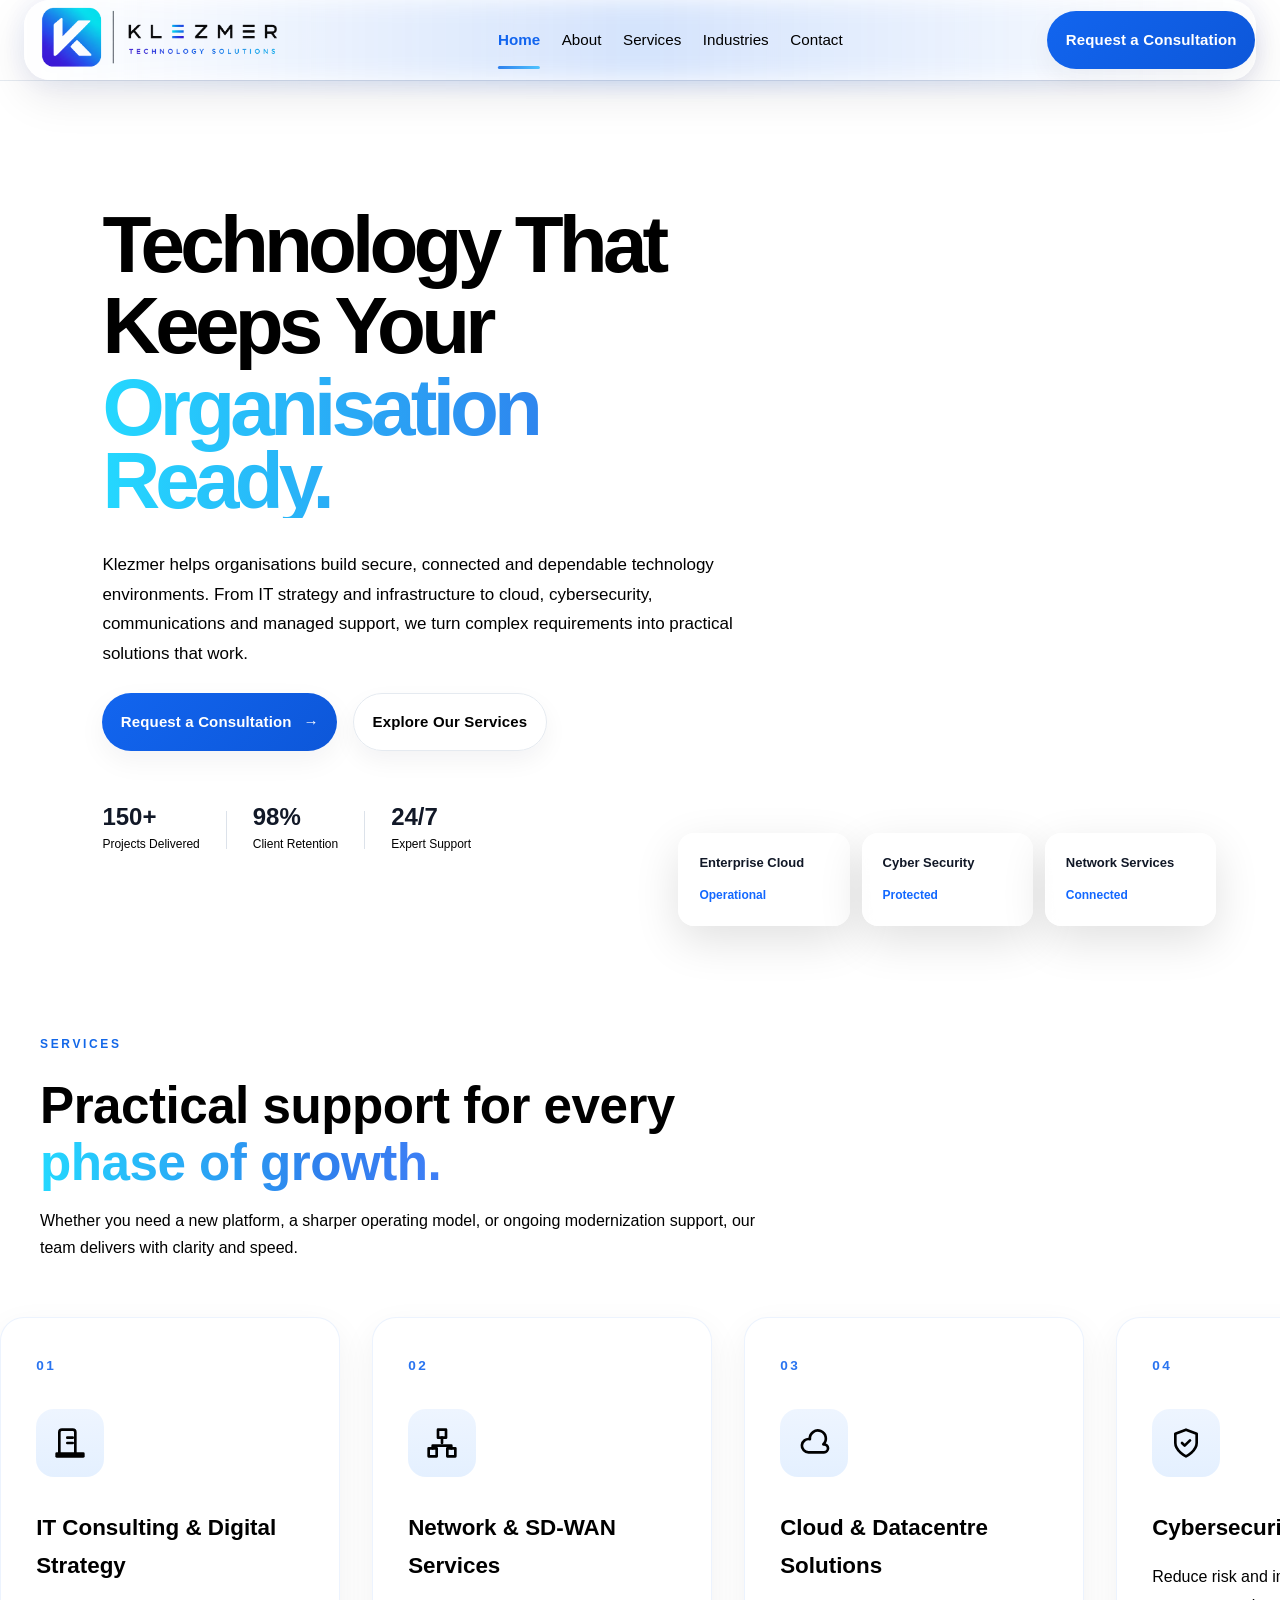
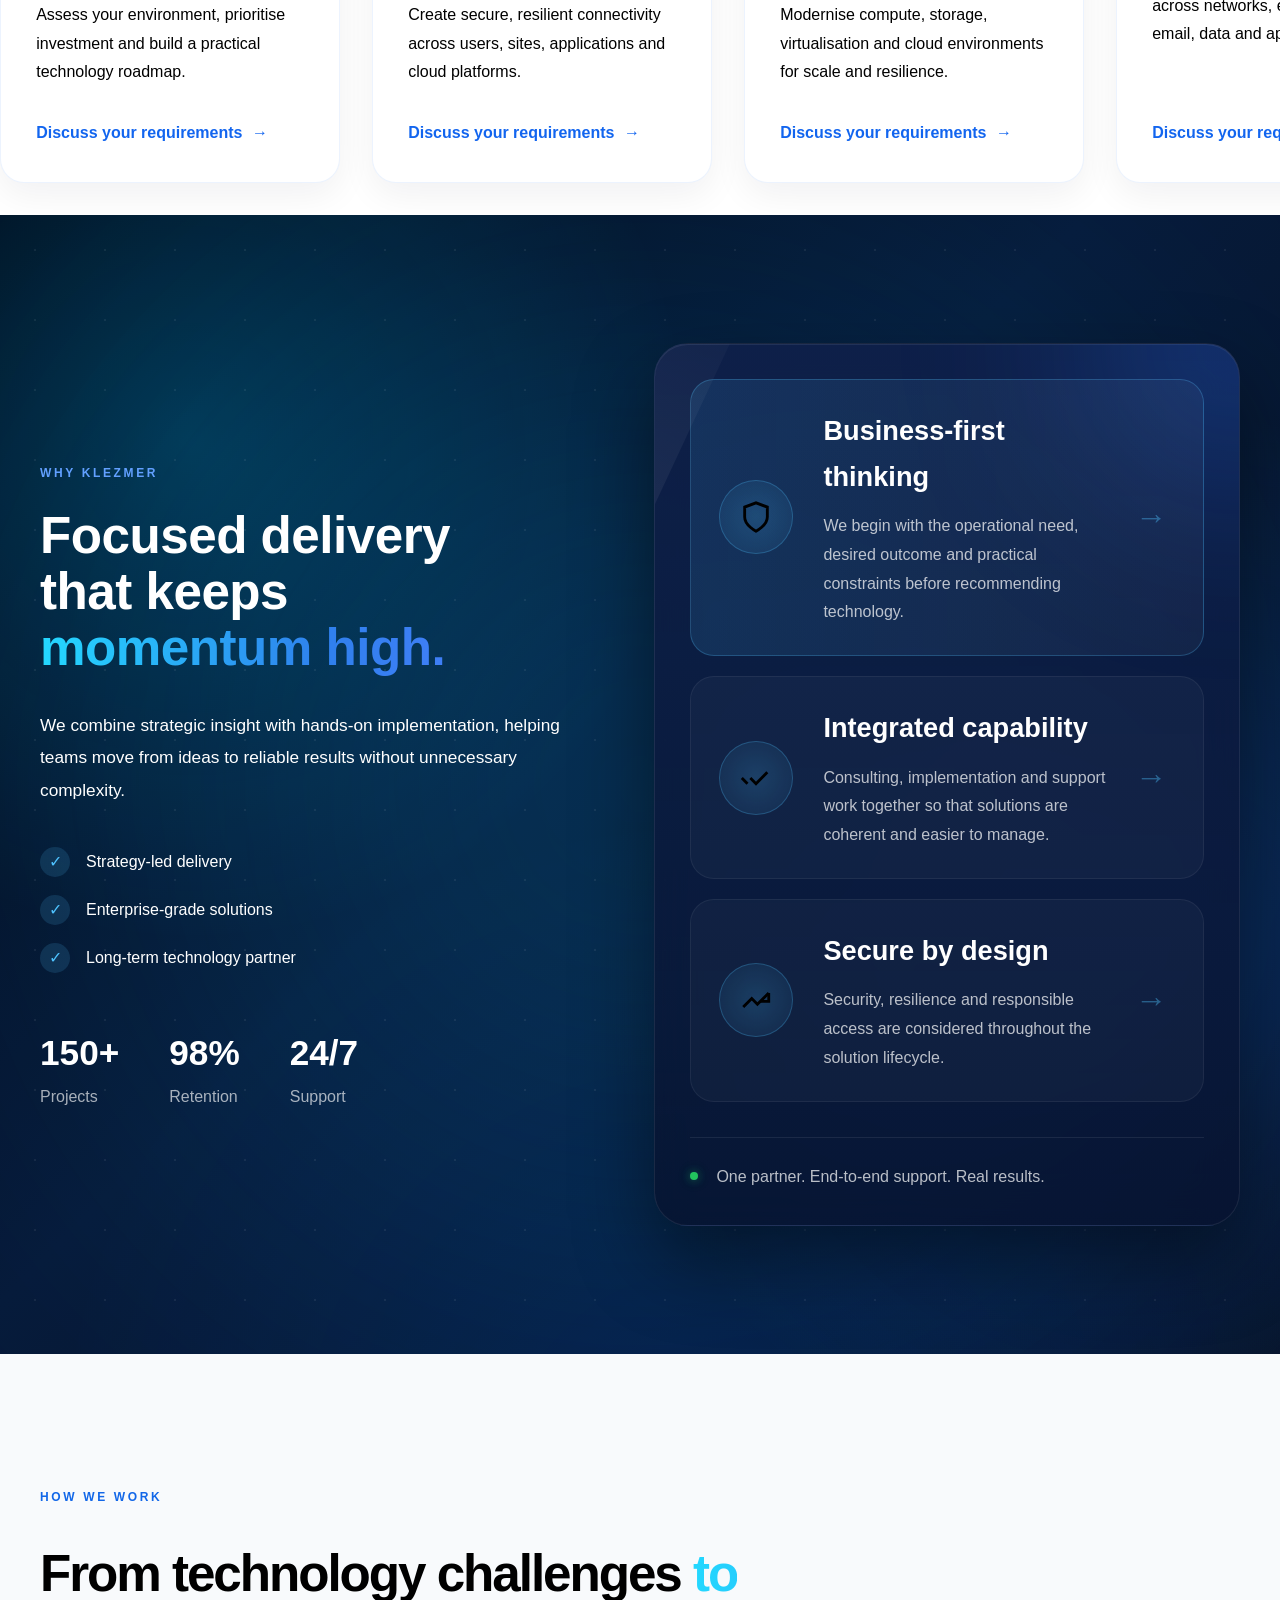
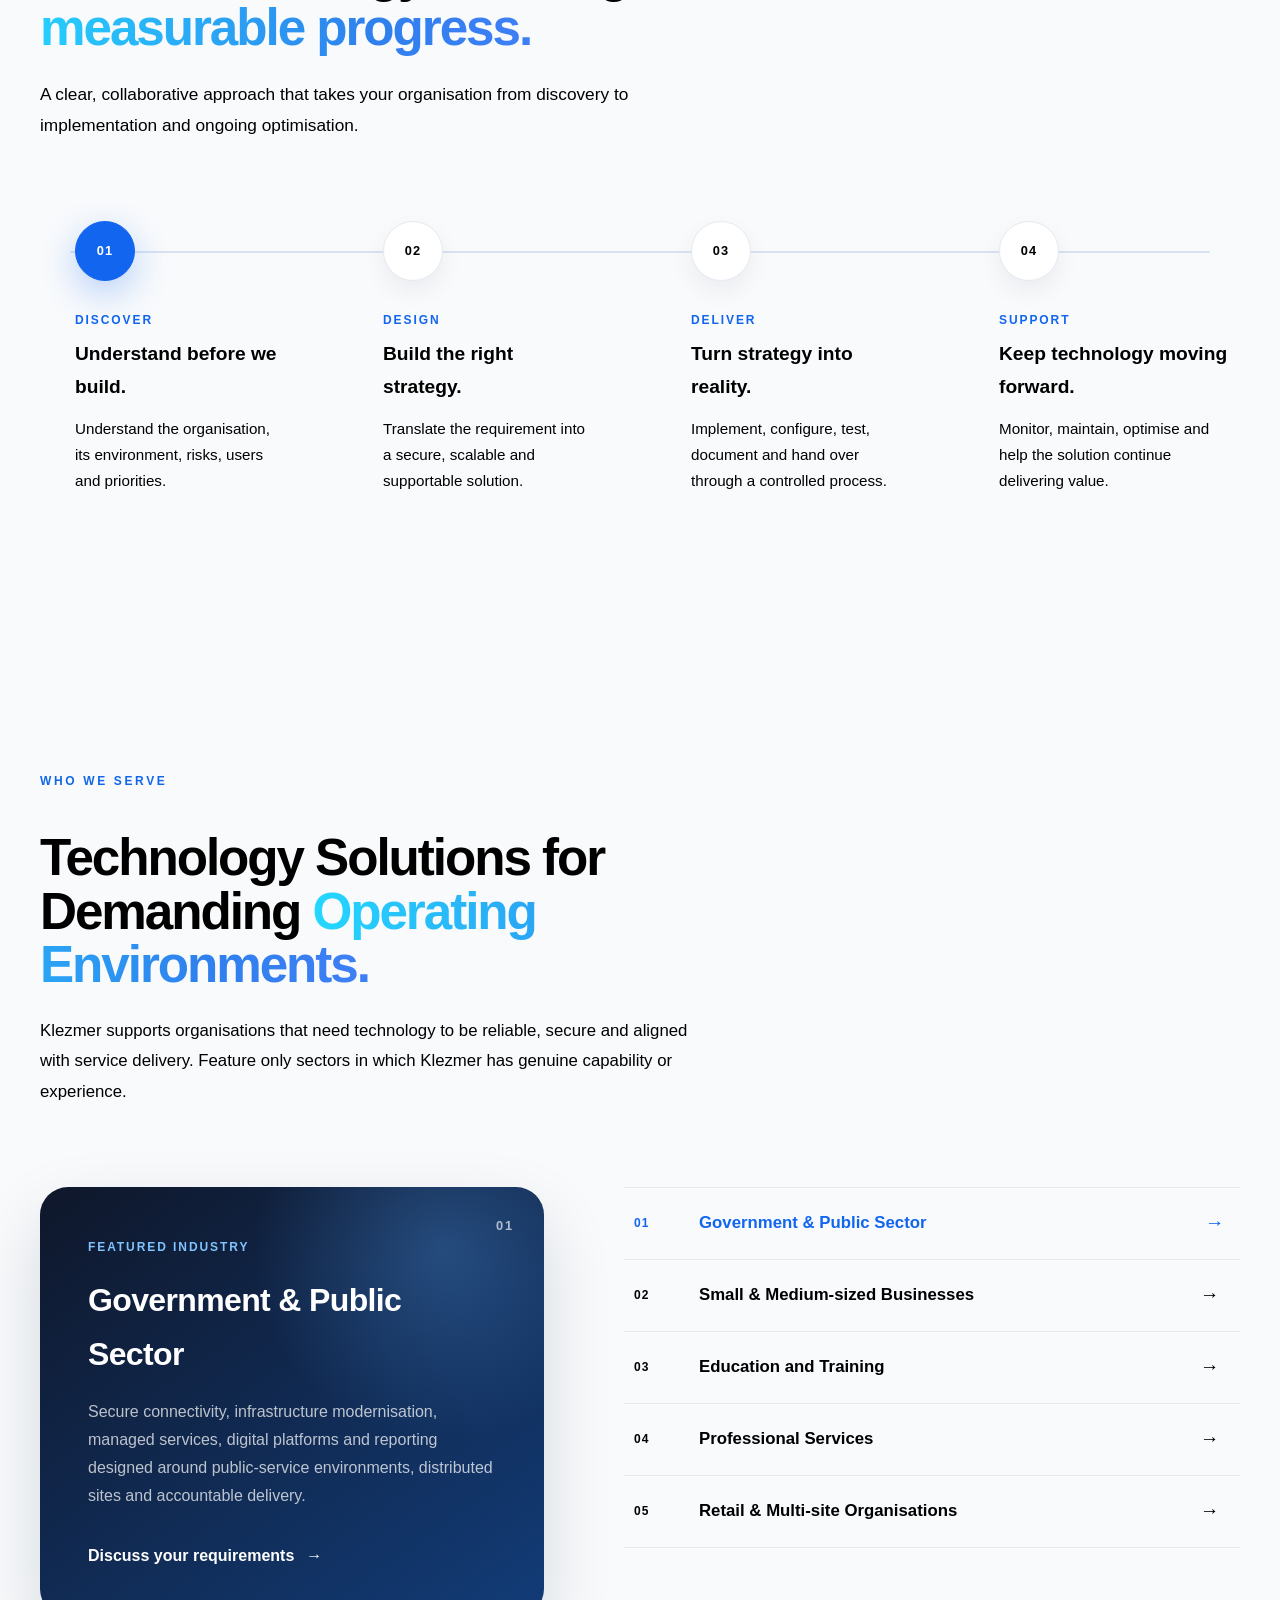
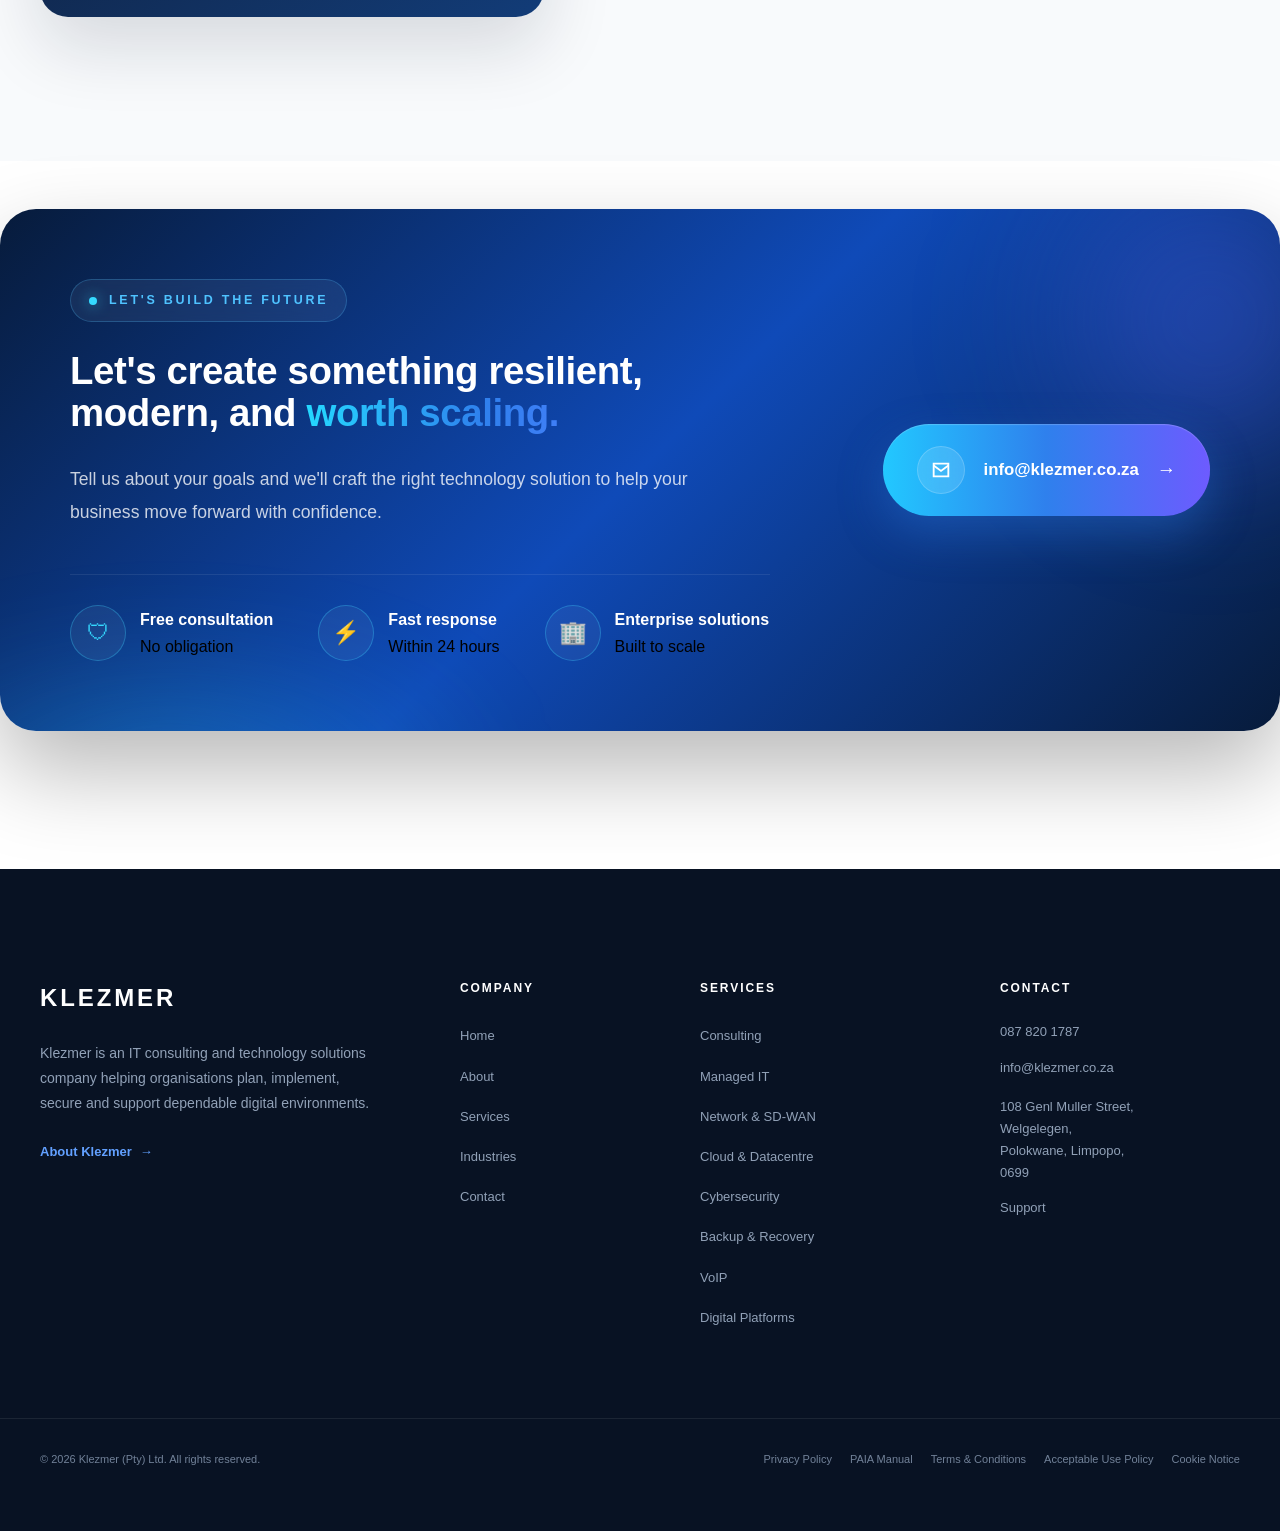
<file: Klezmer_Website/index.html>
<!DOCTYPE html>
<html lang="en">
  <head>
    <meta charset="UTF-8" />
    <meta name="viewport" content="width=device-width, initial-scale=1.0" />
    <meta
      name="description"
      content="Klezmer helps ambitious teams modernize digital experiences with strategy, software delivery, and managed technology services."
    />
    <title>Klezmer | IT Consulting & Technology Solutions</title>
    <link rel="stylesheet" href="css/reset.css" />
    <link rel="stylesheet" href="css/variables.css" />
    <link rel="stylesheet" href="css/typography.css" />
    <link rel="stylesheet" href="css/layout.css" />
    <link rel="stylesheet" href="css/navigation.css" />
    <link rel="stylesheet" href="css/buttons.css" />
    <link rel="stylesheet" href="css/hero.css" />
    <link rel="stylesheet" href="css/cards.css" />
    <link rel="stylesheet" href="css/components.css" />
    <link rel="stylesheet" href="css/animations.css" />
    <link rel="stylesheet" href="css/responsive.css" />
    <link rel="stylesheet" href="css/home.css" />
    <link rel="stylesheet" href="css/contact.css" />
  </head>
  <body>
    <header class="site-header">
    
        <div class="header-wrapper">
    
            <nav class="navbar container" aria-label="Primary navigation">

                <a href="index.html" class="logo">
    
                <img 
                src="assets/images/Logo.png" 
                alt="Klezmer IT Solutions" 
                class="logo-image">
    
                </a>
    
                <button class="nav-toggle" aria-expanded="false" aria-label="Toggle navigation">
    
                    <span></span>
                    <span></span>
                    <span></span>
    
                </button>
    
                <div class="nav-links">

                    <a href="index.html">Home</a>
                    <a href="about.html">About</a> 
                    <a href="services.html">Services</a>
                    <a href="industries.html">Industries</a>
                    <a href="contact.html">Contact</a>
    
                </div>
    
                <a class="btn btn-primary nav-cta" href="contact.html">
    
                    Request a Consultation
    
                </a>
    
            </nav>
    
        </div>
    
    </header>

    <main>
<!--==================================================
    HERO COPY
===================================================-->

<section class="hero">

    <!-- BACKGROUND VIDEO -->
    <div class="hero-video-bg">

        <video autoplay muted loop playsinline>
            <source src="assets/videos/klezmer-hero.mp4" type="video/mp4">
        </video>

        <div class="hero-video-fade"></div>

    </div>


    <!-- LEFT CONTENT -->
    <div class="hero-copy">

        <!-- <div class="hero-badge">

            <span class="badge-dot"></span>

            <span class="badge-text">
                Enterprise Technology Partner
            </span>

        </div> -->


        <h1 class="hero-title">

            <span class="title-line">
                Technology That
            </span>

            <span class="title-line">
                Keeps Your
            </span>

            <span class="title-line gradient-text">
                Organisation Ready.
            </span>

        </h1>


        <p class="hero-description">

            Klezmer helps organisations build secure, connected and
            dependable technology environments. From IT strategy and
            infrastructure to cloud, cybersecurity, communications
            and managed support, we turn complex requirements into
            practical solutions that work.

        </p>


        <div class="hero-actions">

            <a href="contact.html" class="btn btn-primary">

                Request a Consultation

                <span>→</span>

            </a>

            <a href="services.html" class="btn btn-secondary">

                Explore Our Services

            </a>

        </div>


        <div class="hero-trust">

            <div class="trust-item">

                <strong>150+</strong>

                <span>Projects Delivered</span>

            </div>


            <div class="trust-divider"></div>


            <div class="trust-item">

                <strong>98%</strong>

                <span>Client Retention</span>

            </div>


            <div class="trust-divider"></div>


            <div class="trust-item">

                <strong>24/7</strong>

                <span>Expert Support</span>

            </div>

        </div>

    </div>


    <!-- VIDEO STATUS -->
    <div class="hero-status">

        <div class="status-card">

            <strong>Enterprise Cloud</strong>

            <span>Operational</span>

        </div>


        <div class="status-card">

            <strong>Cyber Security</strong>

            <span>Protected</span>

        </div>


        <div class="status-card">

            <strong>Network Services</strong>

            <span>Connected</span>

        </div>

    </div>

</section>

<div id="services" class="section services-section">

    <div class="container">

        <div class="section-heading">

            <p class="home-eyebrow">Services</p>

            <h2>Practical support for every

            <span class="gradient-text">phase of growth.</span>

        </h2>

            <p>
                Whether you need a new platform, a sharper operating model,
                or ongoing modernization support, our team delivers with
                clarity and speed.
            </p>

        </div>

    </div>

    <div class="services-track">

        <div class="services-track-inner">

        <div class="services-slider">

            <!-- =========================
                      SERVICE 01
            ========================= -->
            <article class="service-tile">

                <span class="tile-number">01</span>

                <div class="tile-icon">
                    <!-- Cloud SVG -->
                    <img src="assets/icons/IT Consulting & Strategy.svg" alt="IT Consulting & Strategy">
                </div>

                <h3>IT Consulting &amp; Digital Strategy</h3>

                <p>
                    Assess your environment, prioritise investment and build a
                    practical technology roadmap.
                </p>

                <a href="contact.html" class="tile-link">
                
                    Discuss your requirements
                
                    <span class="tile-arrow">→</span>
                
                </a>

            </article>

            <!-- =========================
                 SERVICE 02
            ========================= -->

<article class="service-tile">

    <span class="tile-number">02</span>

    <div class="tile-icon">

        <!-- SVG -->
        <img src="assets/icons/Network & SD-WAN.svg" alt="Network & SD-WAN">

    </div>

    <h3>Network &amp; SD-WAN Services</h3>

    <p>
        Create secure, resilient connectivity across users, sites,
        applications and cloud platforms.
    </p>

    <a href="contact.html" class="tile-link">
    
        Discuss your requirements
    
        <span class="tile-arrow">→</span>
    
    </a>

</article>

            <!-- =========================
                 SERVICE 03
            ========================= -->

<article class="service-tile">

    <span class="tile-number">03</span>

    <div class="tile-icon">

        <!-- SVG -->
        <img src="assets/icons/Cloud & Datacentre.svg" alt="Cloud & Datacentre">

    </div>

    <h3>Cloud &amp; Datacentre Solutions</h3>

    <p>
        Modernise compute, storage, virtualisation and cloud
        environments for scale and resilience.
    </p>

    <a href="contact.html" class="tile-link">
    
        Discuss your requirements
    
        <span class="tile-arrow">→</span>
    
    </a>

</article>

            <!-- =========================
                 SERVICE 04
            ========================= -->

<article class="service-tile">

    <span class="tile-number">04</span>

    <div class="tile-icon">

        <!-- SVG -->
        <img src="assets/icons/security.svg" alt="Cybersecurity">
    </div>

    <h3>Cybersecurity</h3>

    <p>
        Reduce risk and improve protection across networks,
        endpoints, users, email, data and applications.
    </p>

    <a href="contact.html" class="tile-link">
    
        Discuss your requirements
    
        <span class="tile-arrow">→</span>
    
    </a>

</article>
<!-- =========================
     SERVICE 05
========================= -->

<article class="service-tile">

    <span class="tile-number">05</span>

    <div class="tile-icon">

        <!-- SVG -->
        <img src="assets/icons/support.svg" alt="Managed IT Support">
    </div>

    <h3>Managed IT Support</h3>

    <p>
        Give users and systems dependable technical support, maintenance, monitoring and issue resolution.
    </p>

    <a href="contact.html" class="tile-link">
    
        Discuss your requirements
    
        <span class="tile-arrow">→</span>
    
    </a>

</article>
<!-- =========================
     SERVICE 06
========================= -->

<article class="service-tile">

    <span class="tile-number">06</span>

    <div class="tile-icon">

        <!-- SVG -->
        <img src="assets/icons/Backup & Recovery.svg" alt="Backup & Recovery">
    </div>

    <h3>Backup, Continuity & Disaster Recovery</h3>

    <p>
        Protect critical data and prepare the organisation to recover from disruption.
    </p>

    <a href="contact.html" class="tile-link">
    
        Discuss your requirements
    
        <span class="tile-arrow">→</span>
    
    </a>

</article>
<!-- =========================
     SERVICE 07
========================= -->

<article class="service-tile">

    <span class="tile-number">07</span>

    <div class="tile-icon">

        <!-- SVG -->
        <img src="assets/icons/VoIP & Communications.svg" alt="VoIP & Communications">
    </div>

    <h3>VoIP & Business Communications</h3>

    <p>
        Improve voice communication with flexible IP telephony and collaboration solutions.
    </p>

    <a href="contact.html" class="tile-link">
    
        Discuss your requirements
    
        <span class="tile-arrow">→</span>
    
    </a>

</article>
<!-- =========================
     SERVICE 08
========================= -->

<article class="service-tile">

    <span class="tile-number">08</span>

    <div class="tile-icon">

        <!-- SVG -->
        <img src="assets/icons/Websites & Applications.svg" alt="Websites & Applications">
    </div>

    <h3>Websites & Business Applications</h3>

    <p>
        Build secure, user-friendly digital platforms that support real business processes.
    </p>

    <a href="contact.html" class="tile-link">
    
        Discuss your requirements
    
        <span class="tile-arrow">→</span>
    
    </a>

</article>


        </div>
        <div class="services-slider">
        
            <!-- =========================
                              SERVICE 01
                    ========================= -->
            <article class="service-tile">
        
                <span class="tile-number">01</span>
        
                <div class="tile-icon">
                    <!-- Cloud SVG -->
                    <img src="assets/icons/IT Consulting & Strategy.svg" alt="IT Consulting & Strategy">
                </div>
        
                <h3>IT Consulting &amp; Strategy</h3>
        
                <p>
                    Assess your environment, prioritise investment and build a
                    practical technology roadmap.
                </p>
        
                <a href="contact.html" class="tile-link">
        
                    Discuss your requirements
        
                    <span class="tile-arrow">→</span>
        
                </a>
        
            </article>
        
            <!-- =========================
                         SERVICE 02
                    ========================= -->
        
            <article class="service-tile">
        
                <span class="tile-number">02</span>
        
                <div class="tile-icon">
        
                    <!-- SVG -->
                    <img src="assets/icons/Network & SD-WAN.svg" alt="Network & SD-WAN">
        
                </div>
        
                <h3>Network &amp; SD-WAN</h3>
        
                <p>
                    Create secure, resilient connectivity across users, sites,
                    applications and cloud platforms.
                </p>
        
                <a href="contact.html" class="tile-link">
        
                    Discuss your requirements
        
                    <span class="tile-arrow">→</span>
        
                </a>
        
            </article>
        
            <!-- =========================
                         SERVICE 03
                    ========================= -->
        
            <article class="service-tile">
        
                <span class="tile-number">03</span>
        
                <div class="tile-icon">
        
                    <!-- SVG -->
                    <img src="assets/icons/Cloud & Datacentre.svg" alt="Cloud & Datacentre">
        
                </div>
        
                <h3>Cloud &amp; Datacentre</h3>
        
                <p>
                    Modernise compute, storage, virtualisation and cloud
                    environments for scale and resilience.
                </p>
        
                <a href="contact.html" class="tile-link">
        
                    Discuss your requirements
        
                    <span class="tile-arrow">→</span>
        
                </a>
        
            </article>
        
            <!-- =========================
                         SERVICE 04
                    ========================= -->
        
            <article class="service-tile">
        
                <span class="tile-number">04</span>
        
                <div class="tile-icon">
        
                    <!-- SVG -->
                    <img src="assets/icons/security.svg" alt="Cybersecurity">
                </div>
        
                <h3>Cybersecurity</h3>
        
                <p>
                    Reduce risk and improve protection across networks,
                    endpoints, users, email and data.
                </p>
        
                <a href="contact.html" class="tile-link">
        
                    Discuss your requirements
        
                    <span class="tile-arrow">→</span>
        
                </a>
        
            </article>
            <!-- =========================
             SERVICE 05
        ========================= -->
        
            <article class="service-tile">
        
                <span class="tile-number">05</span>
        
                <div class="tile-icon">
        
                    <!-- SVG -->
                    <img src="assets/icons/support.svg" alt="Managed IT Support">
                </div>
        
                <h3>Managed IT Support</h3>
        
                <p>
                    Deliver proactive support, monitoring and maintenance to
                    keep your technology operating reliably every day.
                </p>
        
                <a href="contact.html" class="tile-link">
        
                    Discuss your requirements
        
                    <span class="tile-arrow">→</span>
        
                </a>
        
            </article>
            <!-- =========================
             SERVICE 06
        ========================= -->
        
            <article class="service-tile">
        
                <span class="tile-number">06</span>
        
                <div class="tile-icon">
        
                    <!-- SVG -->
                    <img src="assets/icons/Backup & Recovery.svg" alt="Backup & Recovery">
                </div>
        
                <h3>Backup & Recovery</h3>
        
                <p>
                    Protect critical business data with secure backups and
                    rapid disaster recovery solutions.
                </p>
        
                <a href="contact.html" class="tile-link">
        
                    Discuss your requirements
        
                    <span class="tile-arrow">→</span>
        
                </a>
        
            </article>
            <!-- =========================
             SERVICE 07
        ========================= -->
        
            <article class="service-tile">
        
                <span class="tile-number">07</span>
        
                <div class="tile-icon">
        
                    <!-- SVG -->
                    <img src="assets/icons/VoIP & Communications.svg" alt="VoIP & Communications">
                </div>
        
                <h3>VoIP & Communications</h3>
        
                <p>
                    Modern business voice, collaboration and unified
                    communications for connected teams.
                </p>
        
                <a href="contact.html" class="tile-link">
        
                    Discuss your requirements
        
                    <span class="tile-arrow">→</span>
        
                </a>
        
            </article>
            <!-- =========================
             SERVICE 08
        ========================= -->
        
            <article class="service-tile">
        
                <span class="tile-number">08</span>
        
                <div class="tile-icon">
        
                    <!-- SVG -->
                    <img src="assets/icons/Websites & Applications.svg" alt="Websites & Applications">
                </div>
        
                <h3>Websites & Applications</h3>
        
                <p>
                    Design and build secure, scalable websites and business
                    applications tailored to your organisation.
                </p>
        
                <a href="contact.html" class="tile-link">
        
                    Discuss your requirements
        
                    <span class="tile-arrow">→</span>
        
                </a>
        
            </article>
        
        
        </div>

    </div>

</div>

</section>

      <section id="solutions" class="section why-klezmer">
        <div class="container split-layout">
          <div class="why-content">
            <p class="yk-home-eyebrow">Why Klezmer</p>
            <h2 class="why-title">
            
                Focused delivery
                <br>
            
                that keeps
            
                <br>
            
                <span class="gradient-text">
                    momentum high.
                </span>
            
            </h2>
            <p class="why-description">
              We combine strategic insight with hands-on implementation, helping teams move from ideas to
              reliable results without unnecessary complexity.
            </p>

            <div class="why-highlights">
            
                <div class="highlight-item">
                    <span>✓</span>
                    <p>Strategy-led delivery</p>
                </div>
            
                <div class="highlight-item">
                    <span>✓</span>
                    <p>Enterprise-grade solutions</p>
                </div>
            
                <div class="highlight-item">
                    <span>✓</span>
                    <p>Long-term technology partner</p>
                </div>
            
            </div>

            <div class="why-stats">
            
                <div>
            
                    <strong>150+</strong>
            
                    <span>Projects</span>
            
                </div>
            
                <div>
            
                    <strong>98%</strong>
            
                    <span>Retention</span>
            
                </div>
            
                <div>
            
                    <strong>24/7</strong>
            
                    <span>Support</span>
            
                </div>
            
            </div>
          </div>
        <div class="why-panel">
          <div class="why-card">
          <div class="why-process">
          <div class="process-line-one"></div>

          <a href="services.html">
            <div class="why-feature active">
                    <div class="feature-icon">
                        <svg viewBox="0 0 24 24" fill="none" stroke="currentColor" stroke-width="2">
                            <path d="M12 22s8-4 8-10V5l-8-3-8 3v7c0 6 8 10 8 10z" />
                        </svg>
                    </div>
                    
                    <div class="feature-text">
                        <h3>Business-first thinking</h3>
                        <p>We begin with the operational need, desired outcome and practical constraints before recommending technology.</p>
                    </div>
                    <div class="feature-arrow">
                    
                        →
                    
                    </div>
                    
                    </div>
          </a>
                    
                    <a href="services.html">
                    <div class="why-feature">
                    
                        <div class="feature-icon">
                            <svg viewBox="0 0 24 24" fill="none" stroke="currentColor" stroke-width="2">
                                <path d="M8 12l4 4 8-8" />
                                <path d="M2 12l4 4" />
                            </svg>
                        </div>
                    
                        <div class="feature-text">
                            <h3>Integrated capability</h3>
                            <p>Consulting, implementation and support work together so that solutions are coherent and easier to manage.</p>
                        </div>
                        <div class="feature-arrow">
                        
                            →
                        
                        </div>
                    
                    </div>
                    </a>

                    <a href="services.html">
                    <div class="why-feature">
                    
                        <div class="feature-icon">
                            <svg viewBox="0 0 24 24" fill="none" stroke="currentColor" stroke-width="2">
                                <path d="M3 17l6-6 4 4 8-8" />
                                <path d="M21 7v6h-6" />
                            </svg>
                        </div>
                    
                        <div class="feature-text">
                            <h3>Secure by design</h3>
                            <p>Security, resilience and responsible access are considered throughout the solution lifecycle.</p>
                        </div>

                        <div class="feature-arrow">
                        
                            →
                        
                        </div>
                    
                    </div>
                    </a>
                    
                    <div class="why-footer">
                    
                        <span class="status-dot"></span>
                    
                        <p>One partner. End-to-end support. Real results.</p>
                    
                    </div>
          </div>
        </div>
    </div>

      </section>

    <!--==========================================================
          HOW WE WORK
        ===========================================================-->
    
    <section class="process-section" id="how-we-work">
    
        <div class="container">
    
            <div class="process-heading">
    
                <p class="home-eyebrow">
                    How We Work
                </p>
    
                <h2>
                    From technology challenges
                    <span class="gradient-text">
                        to measurable progress.
                    </span>
                </h2>
    
                <p class="process-intro">
    
                    A clear, collaborative approach that takes your organisation
                    from discovery to implementation and ongoing optimisation.
    
                </p>
    
            </div>
    
    
            <div class="process-track">
    
                <div class="process-line"></div>
    
    
                <!-- STEP 01 -->
    
                <div class="process-step active">
    
                    <div class="step-marker">
    
                        <span>01</span>
    
                    </div>
    
                    <div class="step-content">
    
                        <p class="step-label">
                            Discover
                        </p>
    
                        <h3>
                            Understand before we build.
                        </h3>
    
                        <p>
                            Understand the organisation, its environment, risks, users and priorities.
                        </p>
    
                    </div>
    
                </div>
    
    
                <!-- STEP 02 -->
    
                <div class="process-step">
    
                    <div class="step-marker">
    
                        <span>02</span>
    
                    </div>
    
                    <div class="step-content">
    
                        <p class="step-label">
                            Design
                        </p>
    
                        <h3>
                            Build the right strategy.
                        </h3>
    
                        <p>
                            Translate the requirement into a secure, scalable and supportable solution.
                        </p>
    
                    </div>
    
                </div>
    
    
                <!-- STEP 03 -->
    
                <div class="process-step">
    
                    <div class="step-marker">
    
                        <span>03</span>
    
                    </div>
    
                    <div class="step-content">
    
                        <p class="step-label">
                            Deliver
                        </p>
    
                        <h3>
                            Turn strategy into reality.
                        </h3>
    
                        <p>
                            Implement, configure, test, document and hand over through a controlled process.
                        </p>
    
                    </div>
    
                </div>
    
    
                <!-- STEP 04 -->
    
                <div class="process-step">
    
                    <div class="step-marker">
    
                        <span>04</span>
    
                    </div>
    
                    <div class="step-content">
    
                        <p class="step-label">
                            Support
                        </p>
    
                        <h3>
                            Keep technology moving forward.
                        </h3>
    
                        <p>
                            Monitor, maintain, optimise and help the solution continue delivering value.
                        </p>
    
                    </div>
    
                </div>
    
            </div>
    
        </div>
    
    </section>

    <!--==========================================================
          INDUSTRIES / WHO WE SERVE
        ===========================================================-->
    
    <section class="industries-section" id="industries">
    
        <div class="container">
    
            <div class="industries-heading">
    
                <p class="home-eyebrow">
                    Who We Serve
                </p>
    
                <h2>
                    Technology Solutions for Demanding
                    <span class="gradient-text">
                        Operating Environments.
                    </span>
                </h2>
    
                <p>
                    Klezmer supports organisations that need technology to be reliable, 
                    secure and aligned with service delivery. Feature
                    only sectors in which Klezmer has genuine capability or experience.
                </p>
    
            </div>
    
    
            <div class="industries-layout">
    
                <!-- FEATURED INDUSTRY -->
    
                <div class="industry-feature">
    
                    <div class="industry-feature-number" id="industryNumber">
                        01
                    </div>
    
                    <div class="industry-feature-content">
    
                        <p class="industry-label" id="industryLabel">
                            Featured Industry
                        </p>
    
                        <h3 id="industryTitle">
                            Government & Public Sector
                        </h3>
    
                        <p id="industryDescription">
                            Secure connectivity, infrastructure modernisation, managed services, digital platforms and reporting designed around
                            public-service environments, distributed sites and accountable delivery.
                        </p>
    
                        <a href="contact.html" class="industry-link">
    
                            <span id="industryLinkText">
                                Discuss your requirements
                            </span>
    
                            <span>→</span>
    
                        </a>
    
                    </div>
    
                </div>
    
    
                <!-- INDUSTRY LIST -->
    
                <div class="industry-list">
    
                    <button class="industry-item active" data-industry="government">
    
                        <span class="industry-number">
                            01
                        </span>
    
                        <span class="industry-name">
                            Government & Public Sector
                        </span>
    
                        <span class="industry-arrow">
                            →
                        </span>
    
                    </button>
    
    
                    <button class="industry-item" data-industry="small_med_business">
    
                        <span class="industry-number">
                            02
                        </span>
    
                        <span class="industry-name">
                            Small & Medium-sized Businesses
                        </span>
    
                        <span class="industry-arrow">
                            →
                        </span>
    
                    </button>
    
    
                    <button class="industry-item" data-industry="education">
    
                        <span class="industry-number">
                            03
                        </span>
    
                        <span class="industry-name">
                            Education and Training
                        </span>
    
                        <span class="industry-arrow">
                            →
                        </span>
    
                    </button>
    
    
                    <button class="industry-item" data-industry="professional">
    
                        <span class="industry-number">
                            04
                        </span>
    
                        <span class="industry-name">
                            Professional Services 
                        </span>
    
                        <span class="industry-arrow">
                            →
                        </span>
    
                    </button>
    
    
                    <button class="industry-item" data-industry="retail">
    
                        <span class="industry-number">
                            05
                        </span>
    
                        <span class="industry-name">
                            Retail & Multi-site Organisations
                        </span>
    
                        <span class="industry-arrow">
                            →
                        </span>
    
                    </button>
    
    
                    <!-- <button class="industry-item" data-industry="business">
    
                        <span class="industry-number">
                            06
                        </span>
    
                        <span class="industry-name">
                            Healthcare & Community Services
                        </span>
    
                        <span class="industry-arrow">
                            →
                        </span>
    
                    </button> -->
    
                </div>
    
            </div>
    
        </div>
    
    </section>

    <section id="contact" class="section cta-container">
    
        <div class="cta-banner">
    
            <div class="cta-content">
    
                <p class="eyebrow">
                
                    <span class="eyebrow-dot"></span>
                
                    LET'S BUILD THE FUTURE
                
                </p>
    
                <h2>
    
                    Let's create something resilient,
    
                    <br>
    
                    modern, and
    
                    <span class="gradient-text">
    
                        worth scaling.
    
                    </span>
    
                </h2>
    
                <p class="cta-description">
    
                    Tell us about your goals and we'll craft the right technology
                    solution to help your business move forward with confidence.
    
                </p>
    
                <div class="cta-meta">
    
                    <div class="meta-item">
    
                        <div class="meta-icon">🛡</div>
    
                        <div>
    
                            <strong>Free consultation</strong>
    
                            <span>No obligation</span>
    
                        </div>
    
                    </div>
    
                    <div class="meta-item">
    
                        <div class="meta-icon">⚡</div>
    
                        <div>
    
                            <strong>Fast response</strong>
    
                            <span>Within 24 hours</span>
    
                        </div>
    
                    </div>
    
                    <div class="meta-item">
    
                        <div class="meta-icon">🏢</div>
    
                        <div>
    
                            <strong>Enterprise solutions</strong>
    
                            <span>Built to scale</span>
    
                        </div>
    
                    </div>
    
                </div>
    
            </div>
    
            <a class="cta-button" href="mailto:info@klezmer.co.za">
            
                <span class="cta-icon">
            
                    <svg viewBox="0 0 24 24" fill="none" stroke="currentColor" stroke-width="2">
                        <path d="M4 5h16v14H4z" />
                        <path d="M4 7l8 6 8-6" />
                    </svg>
            
                </span>
            
                <span class="cta-text">
            
                    info@klezmer.co.za
            
                </span>
            
                <span class="cta-arrow">
            
                    →
            
                </span>
            
            </a>
    
        </div>
    
    </section>
    </main>

    <!-- =========================================================
         SITE FOOTER
    ========================================================= -->
    
    <footer class="site-footer">
    
        <div class="footer-container">
    
            <!-- COMPANY -->
    
            <div class="footer-company">
    
                <a href="index.html" class="footer-logo">
                    KLEZMER
                </a>
    
                <p>
                    Klezmer is an IT consulting and technology solutions
                    company helping organisations plan, implement, secure
                    and support dependable digital environments.
                </p>
    
                <a href="about.html" class="footer-about-link">
                    About Klezmer
                    <span>→</span>
                </a>
    
            </div>
    
    
            <!-- COMPANY LINKS -->
    
            <div class="footer-column">
    
                <h3>
                    Company
                </h3>
    
                <ul>
    
                    <li>
                        <a href="index.html">
                            Home
                        </a>
                    </li>
    
                    <li>
                        <a href="about.html">
                            About
                        </a>
                    </li>
    
                    <li>
                        <a href="services.html">
                            Services
                        </a>
                    </li>
    
                    <li>
                        <a href="industries.html">
                            Industries
                        </a>
                    </li>
    
                    <li>
                        <a href="contact.html">
                            Contact
                        </a>
                    </li>
    
                </ul>
    
            </div>
    
    
            <!-- SERVICES -->
    
            <div class="footer-column footer-services">
    
                <h3>
                    Services
                </h3>
    
                <ul>
    
                    <li>
                        <a href="services.html">
                            Consulting
                        </a>
                    </li>
    
                    <li>
                        <a href="services.html">
                            Managed IT
                        </a>
                    </li>
    
                    <li>
                        <a href="services.html">
                            Network & SD-WAN
                        </a>
                    </li>
    
                    <li>
                        <a href="services.html">
                            Cloud & Datacentre
                        </a>
                    </li>
    
                    <li>
                        <a href="services.html">
                            Cybersecurity
                        </a>
                    </li>
    
                    <li>
                        <a href="services.html">
                            Backup & Recovery
                        </a>
                    </li>
    
                    <li>
                        <a href="services.html">
                            VoIP
                        </a>
                    </li>
    
                    <li>
                        <a href="services.html">
                            Digital Platforms
                        </a>
                    </li>
    
                </ul>
    
            </div>
    
    
            <!-- CONTACT -->
    
            <div class="footer-column footer-contact">
    
                <h3>
                    Contact
                </h3>
    
                <div class="footer-contact-details">
    
                    <a href="tel:0878201787">
                        087 820 1787
                    </a>
    
                    <a href="mailto:info@klezmer.co.za">
                        info@klezmer.co.za
                    </a>
    
                    <address>
                        108 Genl Muller Street,<br>
                        Welgelegen,<br>
                        Polokwane, Limpopo,<br>
                        0699
                    </address>
    
                    <a href="contact.html#contact-form">
                        Support
                    </a>
    
                </div>
    
            </div>
    
        </div>
    
    
        <!-- FOOTER BOTTOM -->
    
        <div class="footer-bottom">
    
            <div class="footer-bottom-container">
    
                <p>
                    © 2026 Klezmer (Pty) Ltd. All rights reserved.
                </p>
    
    
                <div class="footer-legal">
    
                    <a href="privacy-policy.html">
                        Privacy Policy
                    </a>
    
                    <a href="paia-manual.html">
                        PAIA Manual
                    </a>
    
                    <a href="terms.html">
                        Terms & Conditions
                    </a>
    
                    <a href="acceptable-use.html">
                        Acceptable Use Policy
                    </a>
    
                    <a href="cookie-notice.html">
                        Cookie Notice
                    </a>
    
                </div>
    
            </div>
    
        </div>
    
    </footer>

    <script src="js/app.js"></script>
    <script src="js/navigation.js"></script>
  </body>
</html>
</file>
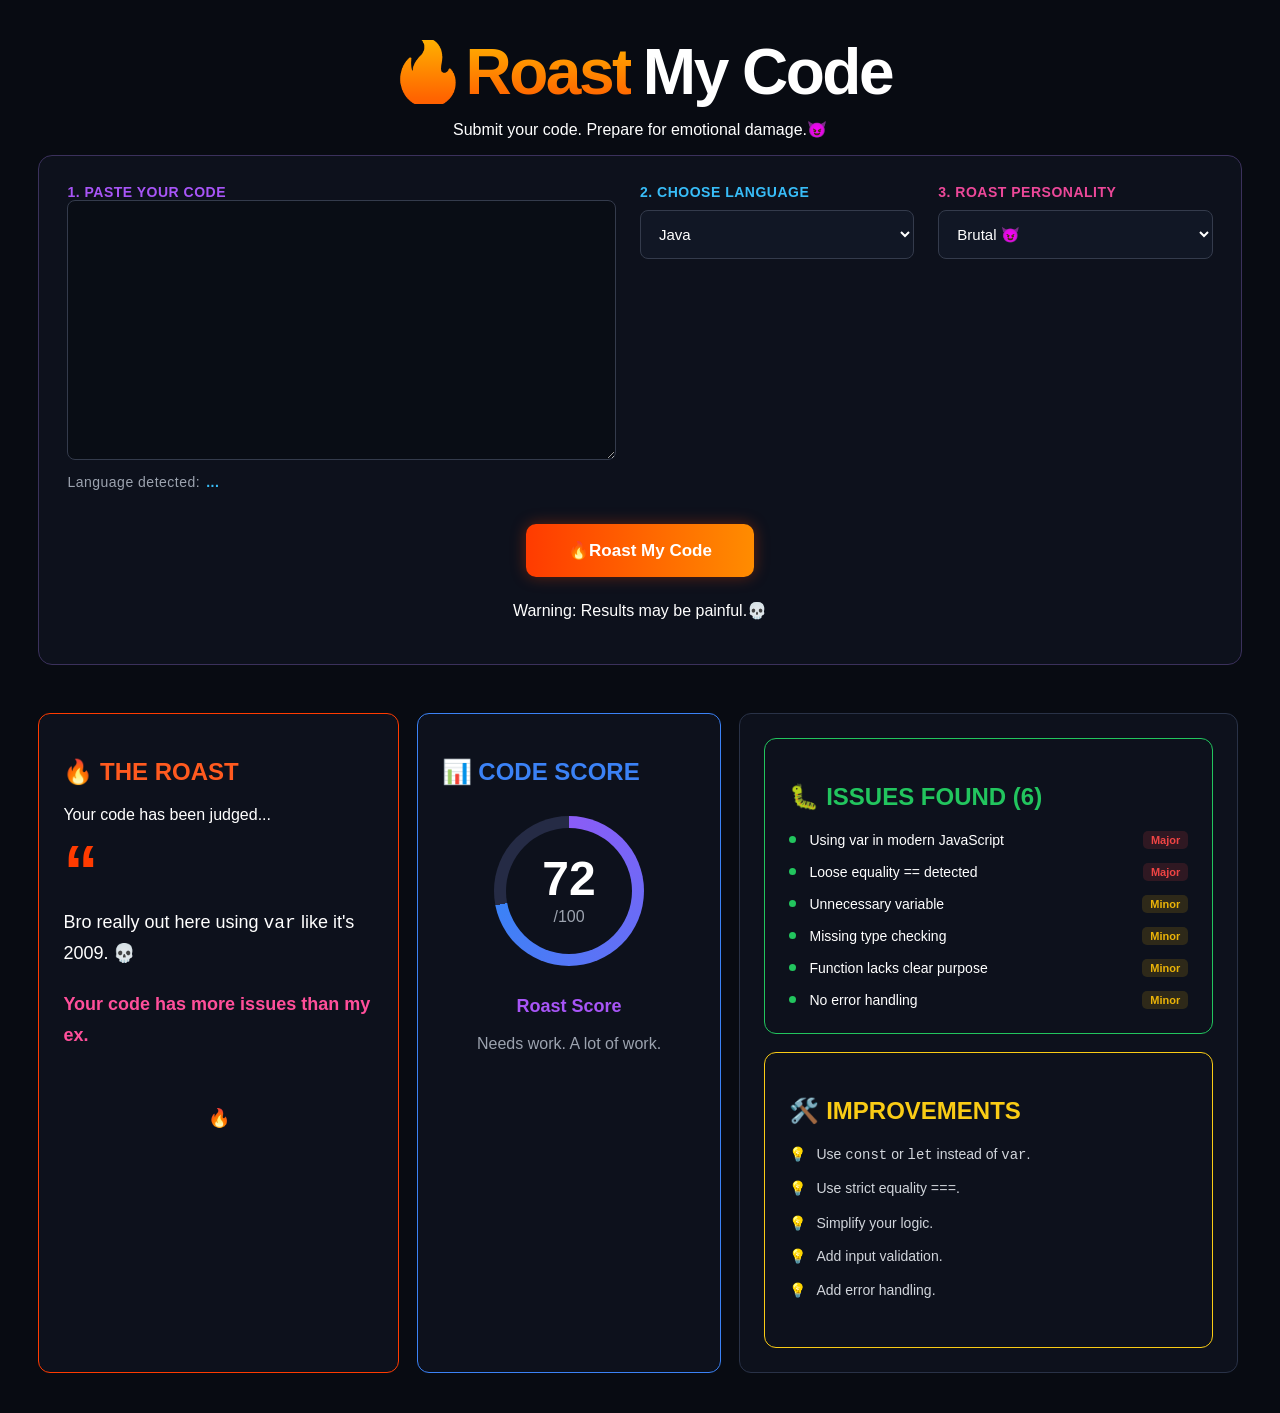
<file: AI-Roast-My-Code/frontend/index.html>
<!DOCTYPE html>
<html lang="en">
    <head>
<meta charset="UTF-8"/>
<meta name="viewport" content="width=device-width, initial-scale=1.0" />
<meta name="description"
    content="AI Roast My Code analyzes your code, scores it, finds issues, and gives you brutally honest improvements." />

    <title>AI Roast My Code</title>
    <link rel="stylesheet" href="css/title.css"/>
    <link rel="stylesheet" href="css/fire.css">
    <link rel="stylesheet" href="css/layout.css">
    </head>
    <body>
        <main>

            <div class="headline">
            
                <div class="roast-title">
                    <span class="roast-word">🔥Roast</span>
                    <span>My Code</span>
                </div>
            
                <div class="random-words">
                    <p>Submit your code. Prepare for emotional damage.😈</p>
                </div>
            
            </div>

        <section class="code-input">

        <div class="pasted-code">
            <label for="code-input">1. Paste your code</label>
            <textarea 
            id="code-input" 
            placeholder="Please paste code here">
            </textarea>
            <div class="language-detected">
                <span>Language detected:</span>
                <strong>...</strong>
            </div>
            </div>

            <div class="language">
                <label for="language">2. Choose Language</label>

                <select id="language">
                    <option>Java</option>
                    <option>Python</option>
                    <option>C++</option>
                    <option>Java</option>
                </select>
            </div>

            <div class="personality">
                <label for="personality">3. Roast Personality</label>

                <select id="personality">
                    <option>Brutal 😈</option>
                    <option>Funny 😂</option>
                    <option>Teacher 👨‍🏫</option>
                    <option>Senior Engineer 💀</option>
                    <option>Gen Z 🔥</option>
                </select>
            </div>

            <div class="roast-code-btn">
                <button id="roast-code">🔥Roast My Code</button>
                <p>Warning: Results may be painful.💀</p>
            </div>

            </section>

        
<section class="results">
        <section class="results">
        
            <!-- THE ROAST -->
            <div class="title">
                <h2>🔥 THE ROAST</h2>
        
                <p id="roast-message">
                    Your code has been judged...
                </p>
        
                <div class="roast-message">
                
                    <div class="quote-mark">“</div>
                
                    <p>
                        Bro really out here using
                        <code>var</code>
                        like it's 2009. 💀
                    </p>
                
                    <p class="roast-punchline">
                        Your code has more issues than my ex.
                    </p>

                    <div class="roast-logo">
                        <p>🔥</p>
                    </div>
                
                </div>
            </div>
        
        
            <!-- CODE SCORE -->
            <div class="score">
        
                <h2>📊 CODE SCORE</h2>
        
                <div class="score-ring">
                    <div class="score-number">
                        <strong>72</strong>
                        <span>/100</span>
                    </div>
                </div>
        
                <p class="score-label">Roast Score</p>
        
                <p class="score-description">
                    Needs work. A lot of work.
                </p>
        
            </div>
        
        
            <!-- RIGHT COLUMN -->
            <div class="results-side">
        
                <!-- ISSUES -->
                <div class="analysis">
    
        
                    <h2>🐛 ISSUES FOUND (6)</h2>
                    
                    <div class="issue">
                        <span class="issue-dot"></span>
                        <span class="issue-text">Using var in modern JavaScript</span>
                        <span class="severity major">Major</span>
                    </div>
                    
                    <div class="issue">
                        <span class="issue-dot"></span>
                        <span class="issue-text">Loose equality == detected</span>
                        <span class="severity major">Major</span>
                    </div>
                    
                    <div class="issue">
                        <span class="issue-dot"></span>
                        <span class="issue-text">Unnecessary variable</span>
                        <span class="severity minor">Minor</span>
                    </div>
                    
                    <div class="issue">
                        <span class="issue-dot"></span>
                        <span class="issue-text">Missing type checking</span>
                        <span class="severity minor">Minor</span>
                    </div>
                    
                    <div class="issue">
                        <span class="issue-dot"></span>
                        <span class="issue-text">Function lacks clear purpose</span>
                        <span class="severity minor">Minor</span>
                    </div>
                    
                    <div class="issue">
                        <span class="issue-dot"></span>
                        <span class="issue-text">No error handling</span>
                        <span class="severity minor">Minor</span>
                    </div>
        
                </div>
        
        
                <!-- IMPROVEMENTS -->
                <div class="improvement">
                
                    <h2>🛠️ IMPROVEMENTS</h2>
                
                    <div class="improvement-item">
                        <span class="improvement-icon">💡</span>
                        <span>Use <code>const</code> or <code>let</code> instead of <code>var</code>.</span>
                    </div>
                
                    <div class="improvement-item">
                        <span class="improvement-icon">💡</span>
                        <span>Use strict equality <code>===</code>.</span>
                    </div>
                
                    <div class="improvement-item">
                        <span class="improvement-icon">💡</span>
                        <span>Simplify your logic.</span>
                    </div>
                
                    <div class="improvement-item">
                        <span class="improvement-icon">💡</span>
                        <span>Add input validation.</span>
                    </div>
                
                    <div class="improvement-item">
                        <span class="improvement-icon">💡</span>
                        <span>Add error handling.</span>
                    </div>
                
                </div>
        
            </div>
        
        </section>
    </section>
</main>

<script src="js/app.js"></script>
</body>
</html>
</file>
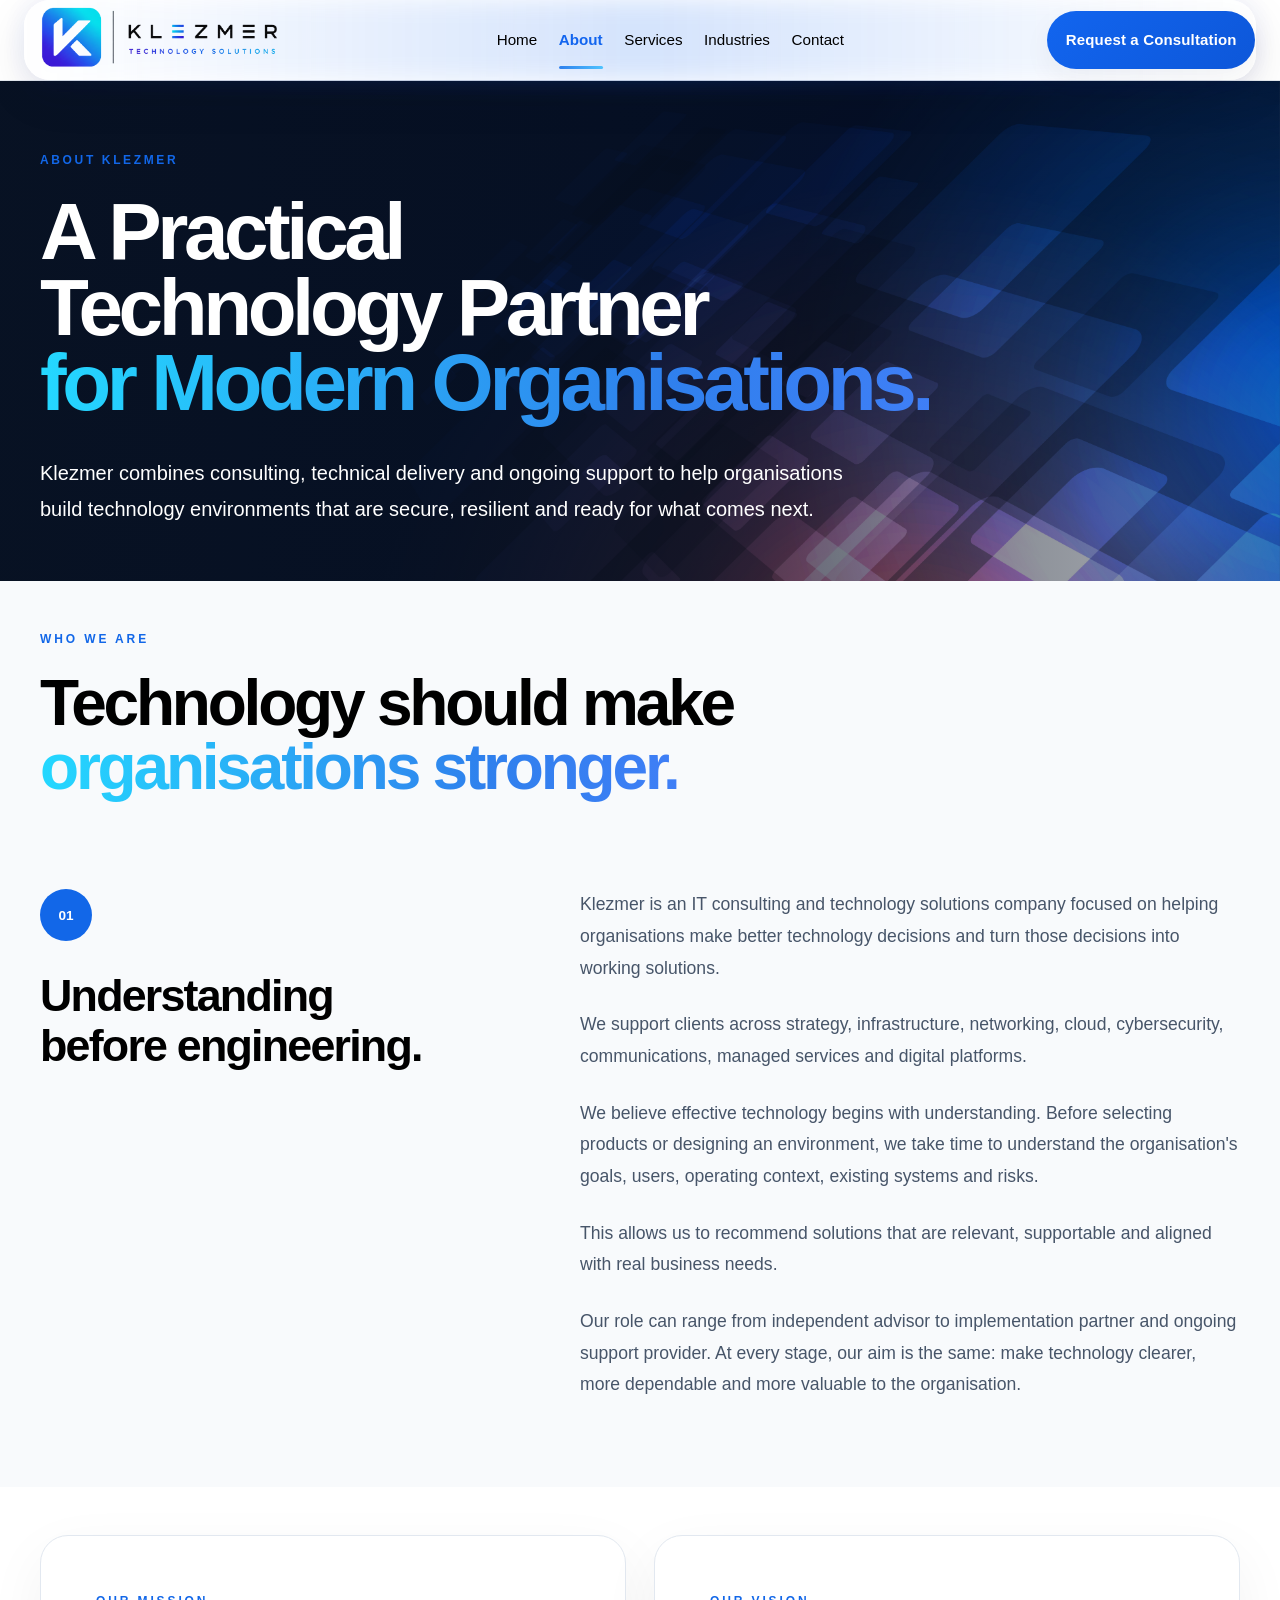
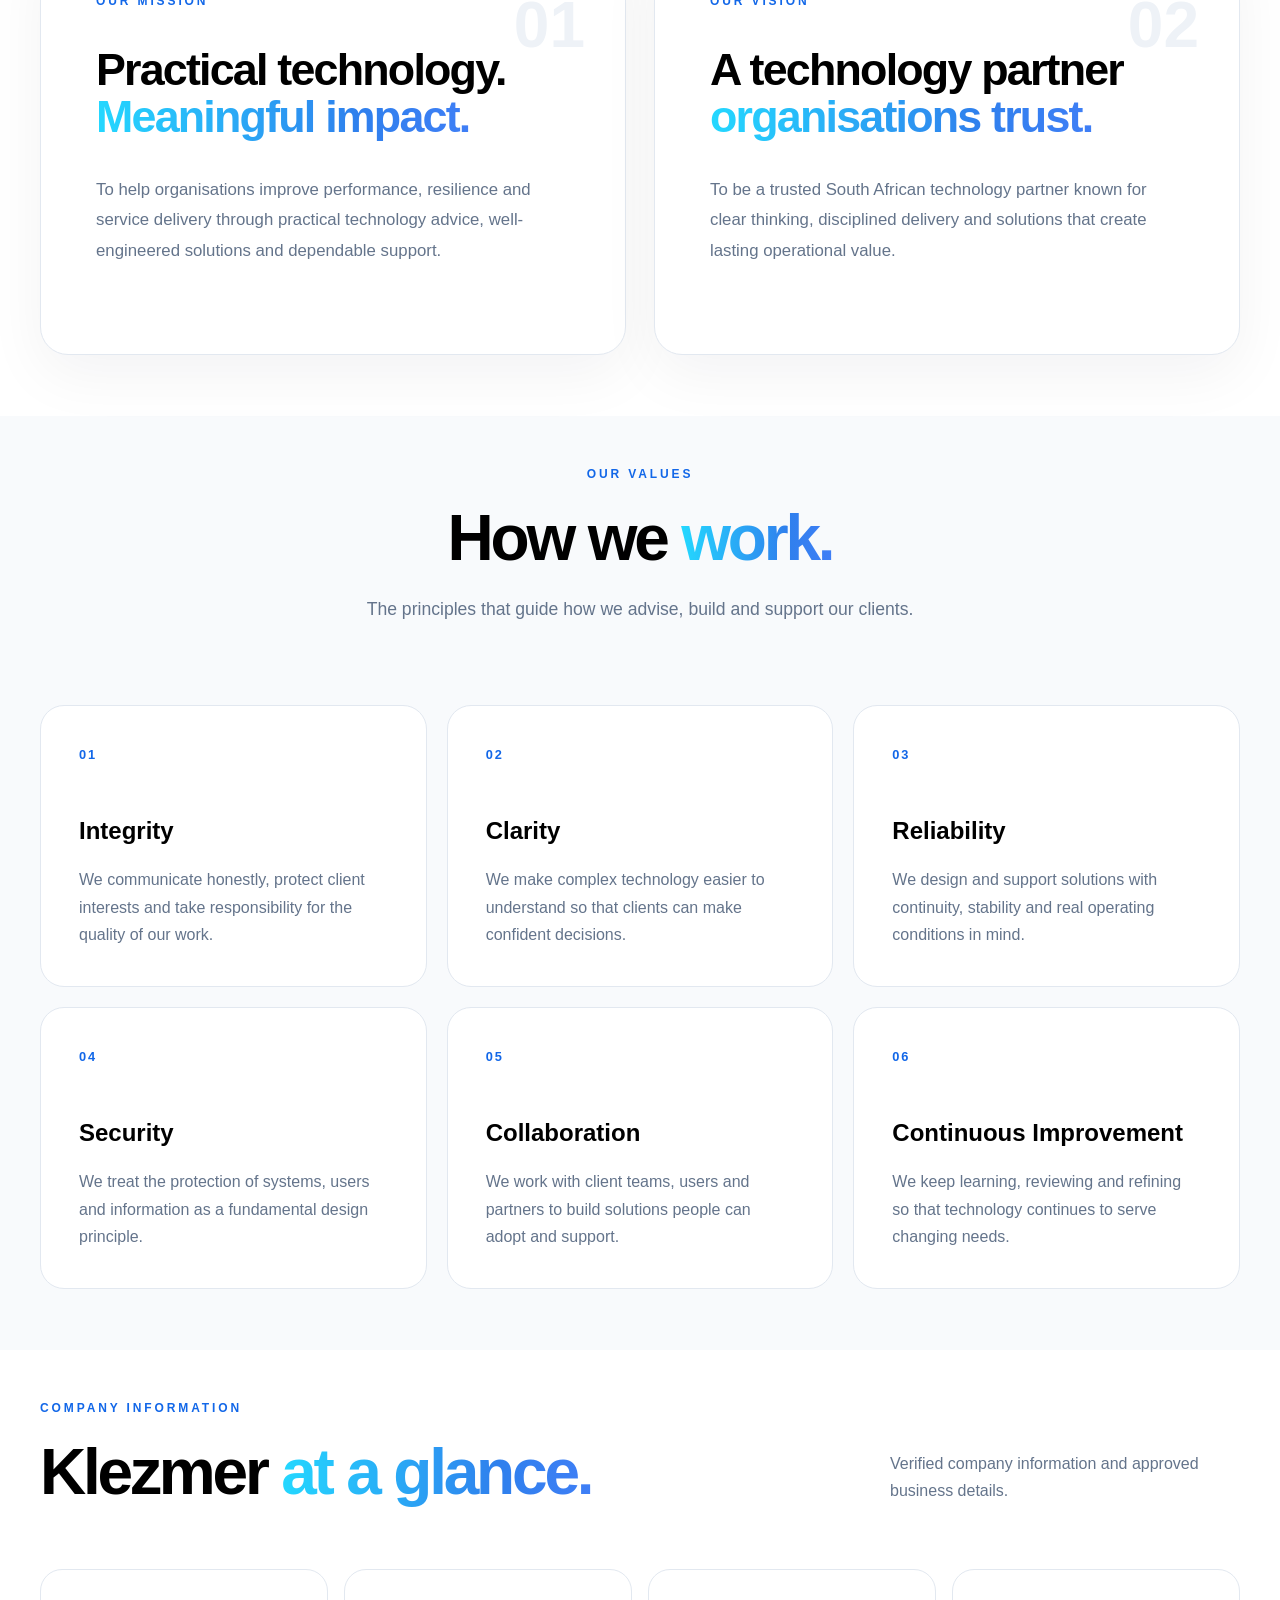
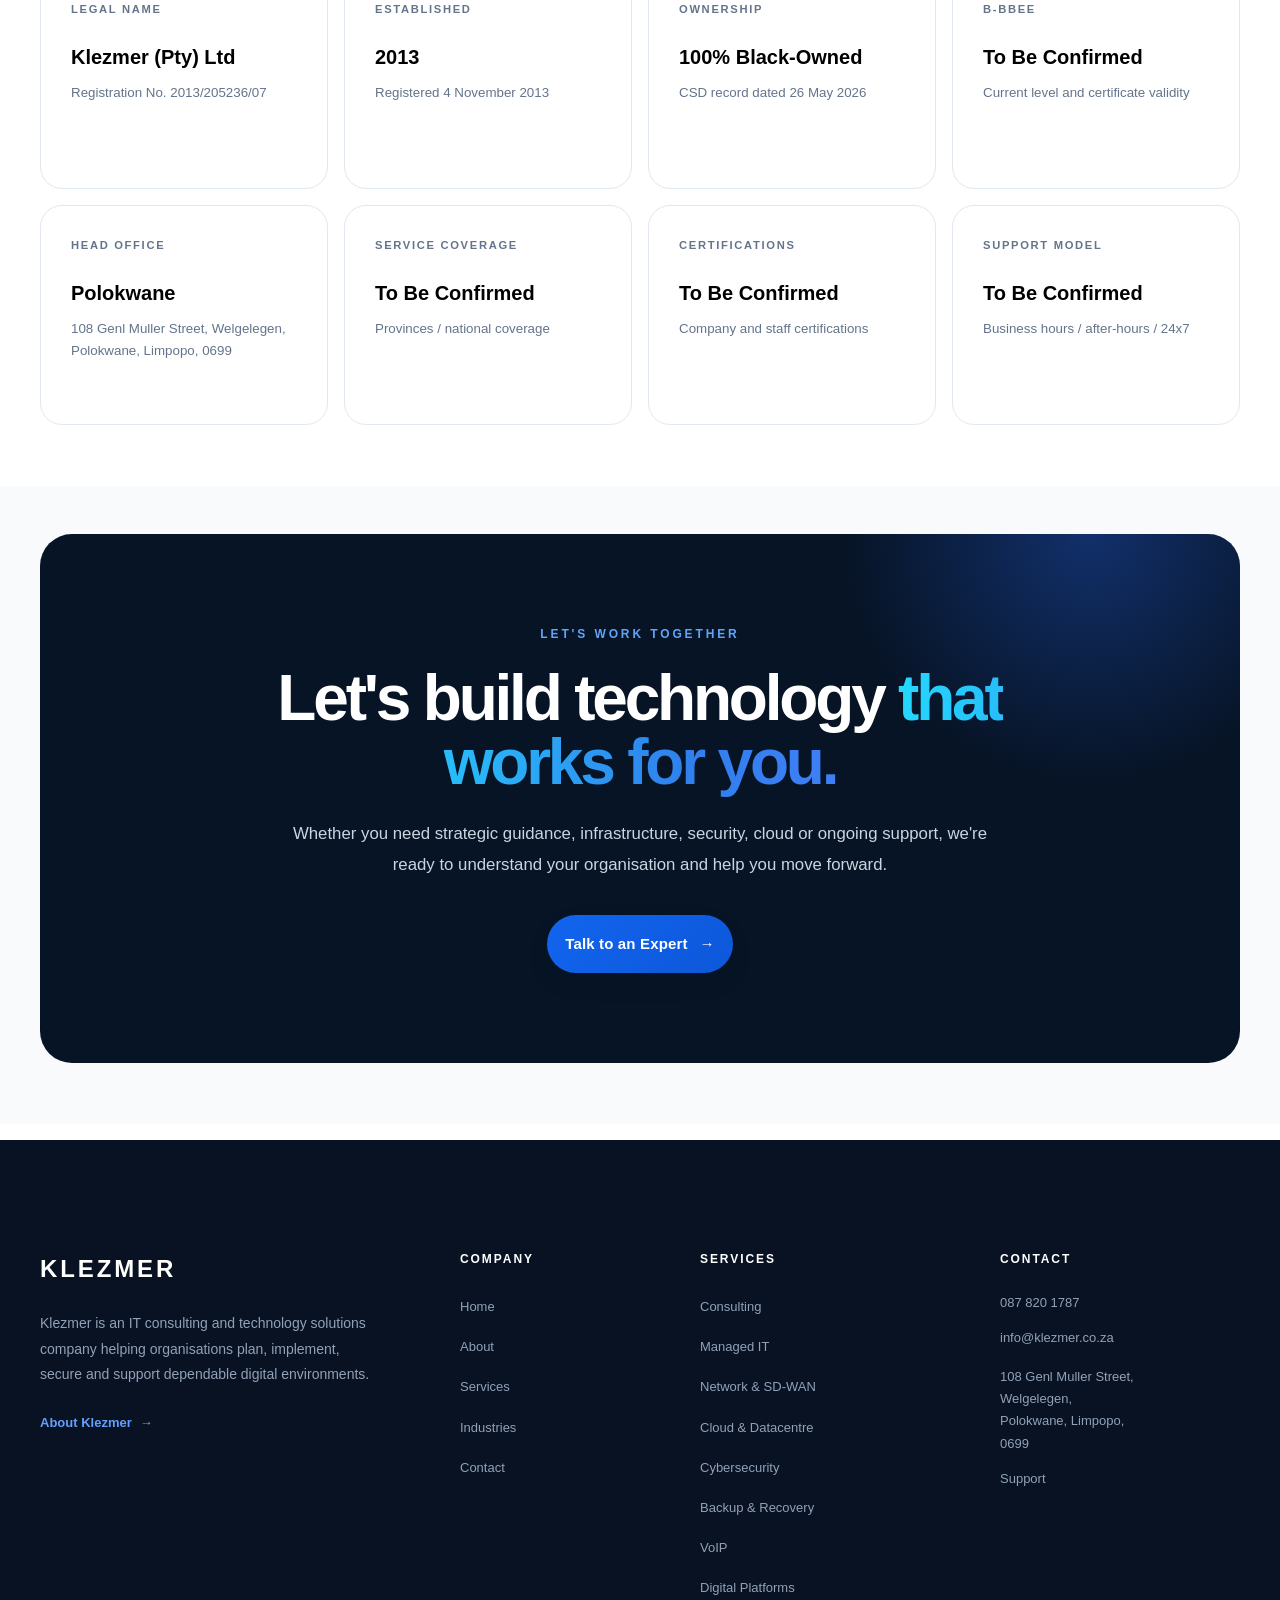
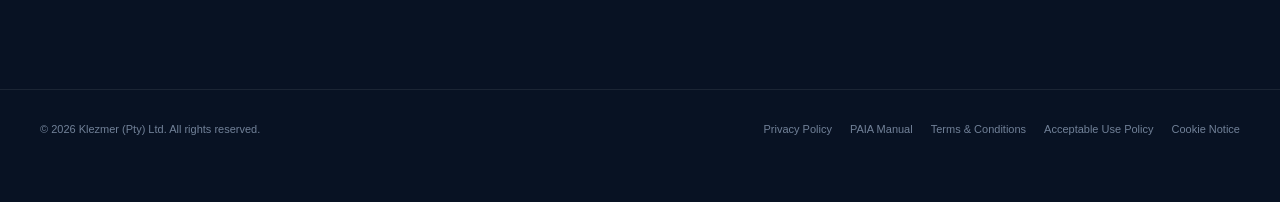
<file: Klezmer_Website/about.html>
<!DOCTYPE html>
<html lang="en">

<head>
    <meta charset="UTF-8" />
    <meta name="viewport" content="width=device-width, initial-scale=1.0" />
    <meta name="description"
        content="Klezmer helps ambitious teams modernize digital experiences with strategy, software delivery, and managed technology services." />
    <title>Klezmer | IT Consulting & Technology Solutions</title>
    <link rel="stylesheet" href="css/reset.css" />
    <link rel="stylesheet" href="css/variables.css" />
    <link rel="stylesheet" href="css/typography.css" />
    <link rel="stylesheet" href="css/layout.css" />
    <link rel="stylesheet" href="css/navigation.css" />
    <link rel="stylesheet" href="css/buttons.css" />
    <link rel="stylesheet" href="css/hero.css" />
    <link rel="stylesheet" href="css/cards.css" />
    <link rel="stylesheet" href="css/components.css" />
    <link rel="stylesheet" href="css/animations.css" />
    <link rel="stylesheet" href="css/responsive.css" />
    <link rel="stylesheet" href="css/about.css" />
    <link rel="stylesheet" href="css/contact.css" />
</head>

<body>
    <header class="site-header">

        <div class="header-wrapper">

            <nav class="navbar container" aria-label="Primary navigation">

                <a href="index.html" class="logo">

                    <img src="assets/images/Logo.png" alt="Klezmer IT Solutions" class="logo-image">

                </a>

                <button class="nav-toggle" aria-expanded="false" aria-label="Toggle navigation">

                    <span></span>
                    <span></span>
                    <span></span>

                </button>

                <div class="nav-links">

                    <a href="index.html">Home</a>
                    <a href="about.html">About</a>
                    <a href="services.html">Services</a>
                    <a href="industries.html">Industries</a>
                    <a href="contact.html">Contact</a>

                </div>

                <a class="btn btn-primary nav-cta" href="contact.html">

                    Request a Consultation

                </a>

            </nav>

        </div>

    </header>

    <main>
<main>

    <!-- =========================================
         ABOUT HERO
    ========================================== -->

    <section class="about-hero">

        <div class="container">

            <div class="about-hero-content">

                    <span class="about-eyebrow">
                        About Klezmer
                    </span>

                </div>

                <h1 class="about-title">

                    A Practical
                    <br>

                    Technology Partner
                    <br>

                    <span class="gradient-text">
                        for Modern Organisations.
                    </span>

                </h1>

                <p class="about-hero-description">

                    Klezmer combines consulting, technical delivery and
                    ongoing support to help organisations build technology
                    environments that are secure, resilient and ready for
                    what comes next.

                </p>

            </div>

        </div>

    </section>


    <!-- =========================================
         WHO WE ARE
    ========================================== -->

    <section class="about-who section">

        <div class="container">

            <div class="section-intro">

                <p class="section-eyebrow">
                    WHO WE ARE
                </p>

                <h2>
                    Technology should make
                    <span class="gradient-text">
                        organisations stronger.
                    </span>
                </h2>

            </div>


            <div class="who-grid">

                <div class="who-heading">

                    <span class="section-number">
                        01
                    </span>

                    <h3>
                        Understanding before
                        engineering.
                    </h3>

                </div>


                <div class="who-content">

                    <p>
                        Klezmer is an IT consulting and technology solutions
                        company focused on helping organisations make better
                        technology decisions and turn those decisions into
                        working solutions.
                    </p>

                    <p>
                        We support clients across strategy, infrastructure,
                        networking, cloud, cybersecurity, communications,
                        managed services and digital platforms.
                    </p>

                    <p>
                        We believe effective technology begins with
                        understanding. Before selecting products or designing
                        an environment, we take time to understand the
                        organisation's goals, users, operating context,
                        existing systems and risks.
                    </p>

                    <p>
                        This allows us to recommend solutions that are
                        relevant, supportable and aligned with real business
                        needs.
                    </p>

                    <p>
                        Our role can range from independent advisor to
                        implementation partner and ongoing support provider.
                        At every stage, our aim is the same: make technology
                        clearer, more dependable and more valuable to the
                        organisation.
                    </p>

                </div>

            </div>

        </div>

    </section>


    <!-- =========================================
         MISSION & VISION
    ========================================== -->

    <section class="mission-section section">

        <div class="container">

            <div class="mission-grid">

                <!-- MISSION -->

                <div class="mission-card">

                    <div class="card-number">
                        01
                    </div>

                    <p class="section-eyebrow">
                        OUR MISSION
                    </p>

                    <h2>
                        Practical technology.
                        <span class="gradient-text">
                            Meaningful impact.
                        </span>
                    </h2>

                    <p>
                        To help organisations improve performance,
                        resilience and service delivery through practical
                        technology advice, well-engineered solutions and
                        dependable support.
                    </p>

                </div>


                <!-- VISION -->

                <div class="mission-card">

                    <div class="card-number">
                        02
                    </div>

                    <p class="section-eyebrow">
                        OUR VISION
                    </p>

                    <h2>
                        A technology partner
                        <span class="gradient-text">
                            organisations trust.
                        </span>
                    </h2>

                    <p>
                        To be a trusted South African technology partner
                        known for clear thinking, disciplined delivery and
                        solutions that create lasting operational value.
                    </p>

                </div>

            </div>

        </div>

    </section>


    <!-- =========================================
         VALUES
    ========================================== -->

    <section class="values-section section">

        <div class="container">

            <div class="section-intro centered">

                <p class="section-eyebrow">
                    OUR VALUES
                </p>

                <h2>
                    How we
                    <span class="gradient-text">
                        work.
                    </span>
                </h2>

                <p>
                    The principles that guide how we advise, build and
                    support our clients.
                </p>

            </div>


            <div class="values-grid">

                <!-- VALUE 01 -->

                <article class="value-card">

                    <span class="value-number">
                        01
                    </span>

                    <h3>
                        Integrity
                    </h3>

                    <p>
                        We communicate honestly, protect client interests
                        and take responsibility for the quality of our work.
                    </p>

                </article>


                <!-- VALUE 02 -->

                <article class="value-card">

                    <span class="value-number">
                        02
                    </span>

                    <h3>
                        Clarity
                    </h3>

                    <p>
                        We make complex technology easier to understand so
                        that clients can make confident decisions.
                    </p>

                </article>


                <!-- VALUE 03 -->

                <article class="value-card">

                    <span class="value-number">
                        03
                    </span>

                    <h3>
                        Reliability
                    </h3>

                    <p>
                        We design and support solutions with continuity,
                        stability and real operating conditions in mind.
                    </p>

                </article>


                <!-- VALUE 04 -->

                <article class="value-card">

                    <span class="value-number">
                        04
                    </span>

                    <h3>
                        Security
                    </h3>

                    <p>
                        We treat the protection of systems, users and
                        information as a fundamental design principle.
                    </p>

                </article>


                <!-- VALUE 05 -->

                <article class="value-card">

                    <span class="value-number">
                        05
                    </span>

                    <h3>
                        Collaboration
                    </h3>

                    <p>
                        We work with client teams, users and partners to
                        build solutions people can adopt and support.
                    </p>

                </article>


                <!-- VALUE 06 -->

                <article class="value-card">

                    <span class="value-number">
                        06
                    </span>

                    <h3>
                        Continuous Improvement
                    </h3>

                    <p>
                        We keep learning, reviewing and refining so that
                        technology continues to serve changing needs.
                    </p>

                </article>

            </div>

        </div>

    </section>


    <!-- =========================================
         COMPANY FACTS
    ========================================== -->

    <section class="company-facts section">

        <div class="container">

            <div class="facts-header">

                <div>

                    <p class="section-eyebrow">
                        COMPANY INFORMATION
                    </p>

                    <h2>
                        Klezmer
                        <span class="gradient-text">
                            at a glance.
                        </span>
                    </h2>

                </div>

                <p>
                    Verified company information and approved business
                    details.
                </p>

            </div>


            <div class="facts-grid">

                <div class="fact-card">

                    <span>
                        Legal Name
                    </span>

                    <strong>
                        Klezmer (Pty) Ltd
                    </strong>

                    <small>
                        Registration No. 2013/205236/07
                    </small>

                </div>


                <div class="fact-card">

                    <span>
                        Established
                    </span>

                    <strong>
                        2013
                    </strong>

                    <small>
                        Registered 4 November 2013
                    </small>

                </div>


                <div class="fact-card">

                    <span>
                        Ownership
                    </span>

                    <strong>
                        100% Black-Owned
                    </strong>

                    <small>
                        CSD record dated 26 May 2026
                    </small>

                </div>


                <div class="fact-card">

                    <span>
                        B-BBEE
                    </span>

                    <strong>
                        To Be Confirmed
                    </strong>

                    <small>
                        Current level and certificate validity
                    </small>

                </div>


                <div class="fact-card">

                    <span>
                        Head Office
                    </span>

                    <strong>
                        Polokwane
                    </strong>

                    <small>
                        108 Genl Muller Street, Welgelegen,
                        Polokwane, Limpopo, 0699
                    </small>

                </div>


                <div class="fact-card">

                    <span>
                        Service Coverage
                    </span>

                    <strong>
                        To Be Confirmed
                    </strong>

                    <small>
                        Provinces / national coverage
                    </small>

                </div>


                <div class="fact-card">

                    <span>
                        Certifications
                    </span>

                    <strong>
                        To Be Confirmed
                    </strong>

                    <small>
                        Company and staff certifications
                    </small>

                </div>


                <div class="fact-card">

                    <span>
                        Support Model
                    </span>

                    <strong>
                        To Be Confirmed
                    </strong>

                    <small>
                        Business hours / after-hours / 24x7
                    </small>

                </div>

            </div>

        </div>

    </section>


    <!-- =========================================
         ABOUT CTA
    ========================================== -->

    <section class="about-cta section">

        <div class="container">

            <div class="cta-card">

                <p class="section-eyebrow">
                    LET'S WORK TOGETHER
                </p>

                <h2>
                    Let's build technology
                    <span class="gradient-text">
                        that works for you.
                    </span>
                </h2>

                <p>
                    Whether you need strategic guidance, infrastructure,
                    security, cloud or ongoing support, we're ready to
                    understand your organisation and help you move forward.
                </p>

                <a href="contact.html" class="btn btn-primary">
                    Talk to an Expert
                    <span>→</span>
                </a>

            </div>

        </div>

    </section>

    <!-- =========================================================
         SITE FOOTER
    ========================================================= -->
    
    <footer class="site-footer">
    
        <div class="footer-container">
    
            <!-- COMPANY -->
    
            <div class="footer-company">
    
                <a href="index.html" class="footer-logo">
                    KLEZMER
                </a>
    
                <p>
                    Klezmer is an IT consulting and technology solutions
                    company helping organisations plan, implement, secure
                    and support dependable digital environments.
                </p>
    
                <a href="about.html" class="footer-about-link">
                    About Klezmer
                    <span>→</span>
                </a>
    
            </div>
    
    
            <!-- COMPANY LINKS -->
    
            <div class="footer-column">
    
                <h3>
                    Company
                </h3>
    
                <ul>
    
                    <li>
                        <a href="index.html">
                            Home
                        </a>
                    </li>
    
                    <li>
                        <a href="about.html">
                            About
                        </a>
                    </li>
    
                    <li>
                        <a href="services.html">
                            Services
                        </a>
                    </li>
    
                    <li>
                        <a href="industries.html">
                            Industries
                        </a>
                    </li>
    
                    <li>
                        <a href="contact.html">
                            Contact
                        </a>
                    </li>
    
                </ul>
    
            </div>
    
    
            <!-- SERVICES -->
    
            <div class="footer-column footer-services">
    
                <h3>
                    Services
                </h3>
    
                <ul>
    
                    <li>
                        <a href="services.html">
                            Consulting
                        </a>
                    </li>
    
                    <li>
                        <a href="services.html">
                            Managed IT
                        </a>
                    </li>
    
                    <li>
                        <a href="services.html">
                            Network & SD-WAN
                        </a>
                    </li>
    
                    <li>
                        <a href="services.html">
                            Cloud & Datacentre
                        </a>
                    </li>
    
                    <li>
                        <a href="services.html">
                            Cybersecurity
                        </a>
                    </li>
    
                    <li>
                        <a href="services.html">
                            Backup & Recovery
                        </a>
                    </li>
    
                    <li>
                        <a href="services.html">
                            VoIP
                        </a>
                    </li>
    
                    <li>
                        <a href="services.html">
                            Digital Platforms
                        </a>
                    </li>
    
                </ul>
    
            </div>
    
    
            <!-- CONTACT -->
    
            <div class="footer-column footer-contact">
    
                <h3>
                    Contact
                </h3>
    
                <div class="footer-contact-details">
    
                    <a href="tel:0878201787">
                        087 820 1787
                    </a>
    
                    <a href="mailto:info@klezmer.co.za">
                        info@klezmer.co.za
                    </a>
    
                    <address>
                        108 Genl Muller Street,<br>
                        Welgelegen,<br>
                        Polokwane, Limpopo,<br>
                        0699
                    </address>
    
                    <a href="contact.html#contact-form">
                        Support
                    </a>
    
                </div>
    
            </div>
    
        </div>
    
    
        <!-- FOOTER BOTTOM -->
    
        <div class="footer-bottom">
    
            <div class="footer-bottom-container">
    
                <p>
                    © 2026 Klezmer (Pty) Ltd. All rights reserved.
                </p>
    
    
                <div class="footer-legal">
    
                    <a href="privacy-policy.html">
                        Privacy Policy
                    </a>
    
                    <a href="paia-manual.html">
                        PAIA Manual
                    </a>
    
                    <a href="terms.html">
                        Terms & Conditions
                    </a>
    
                    <a href="acceptable-use.html">
                        Acceptable Use Policy
                    </a>
    
                    <a href="cookie-notice.html">
                        Cookie Notice
                    </a>
    
                </div>
    
            </div>
    
        </div>
    
    </footer>

    <script src="js/navigation.js"></script>

</main>
</body>

</html>
</file>
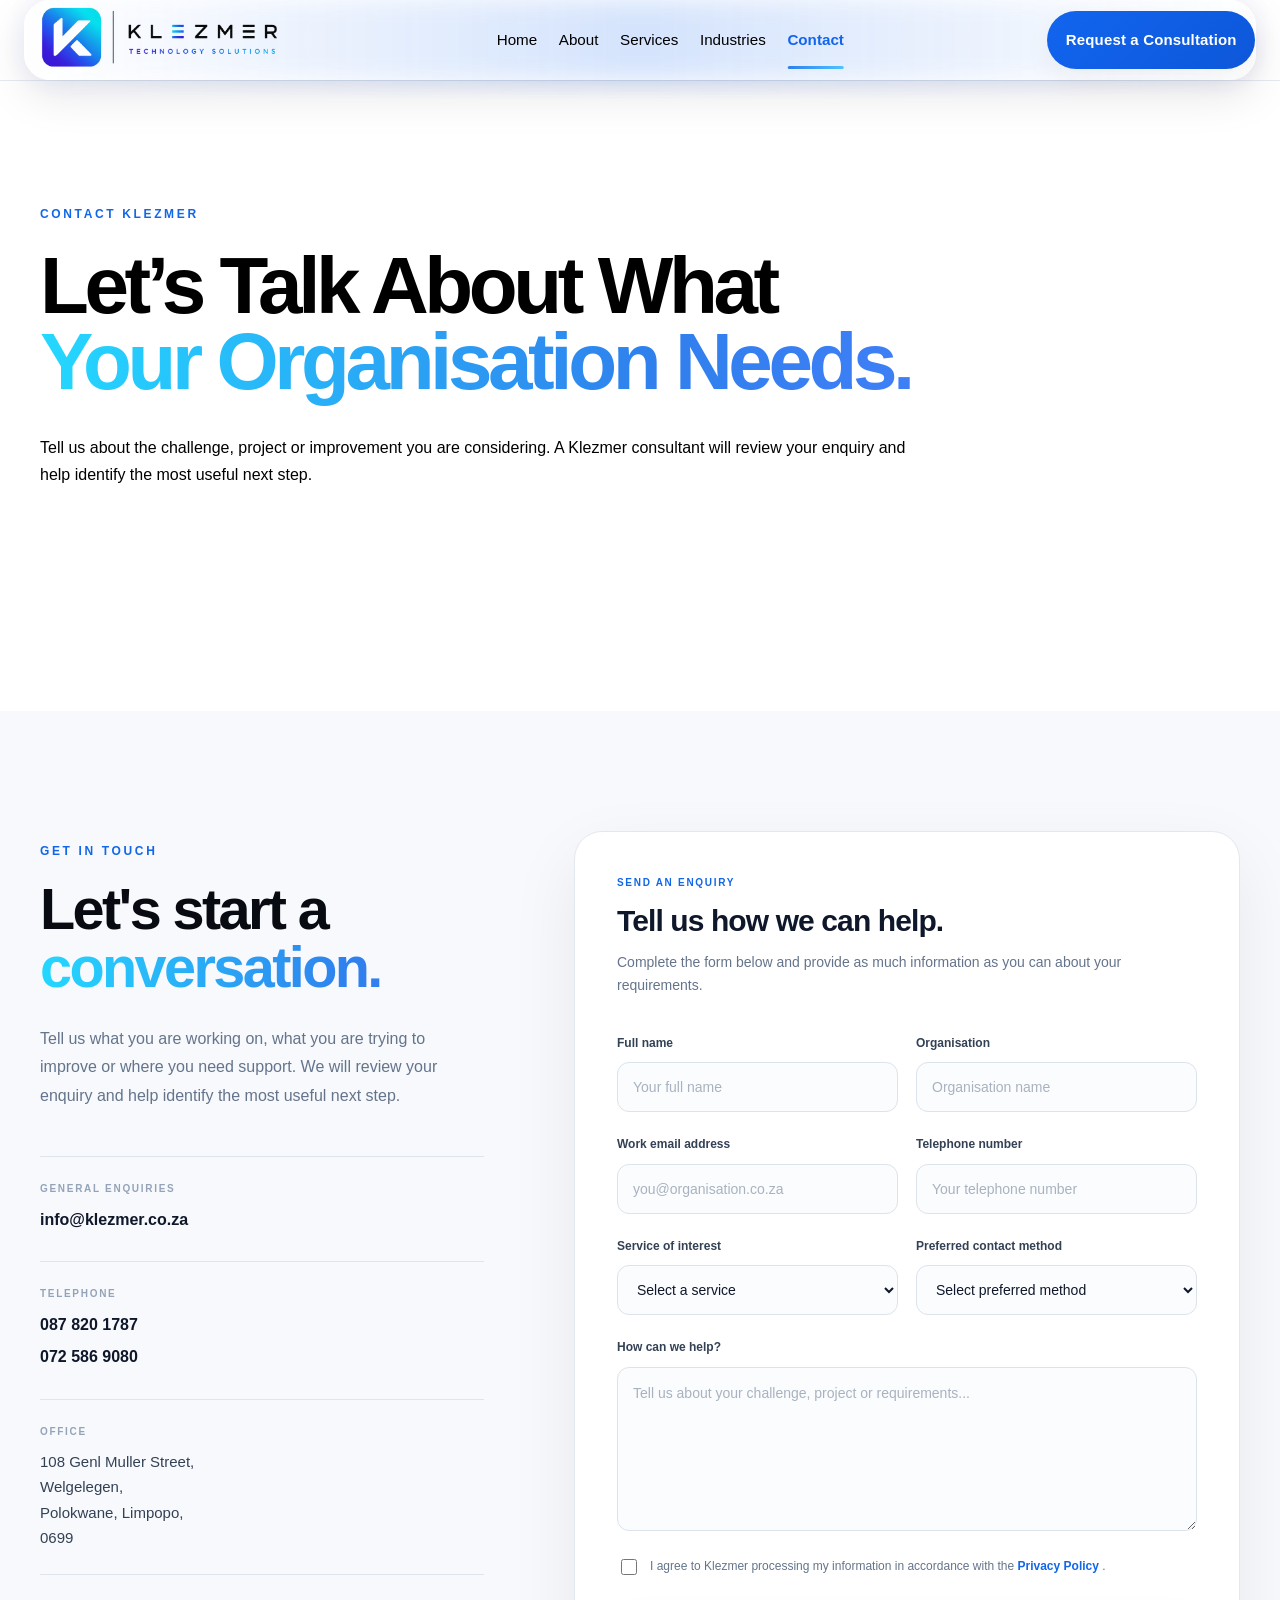
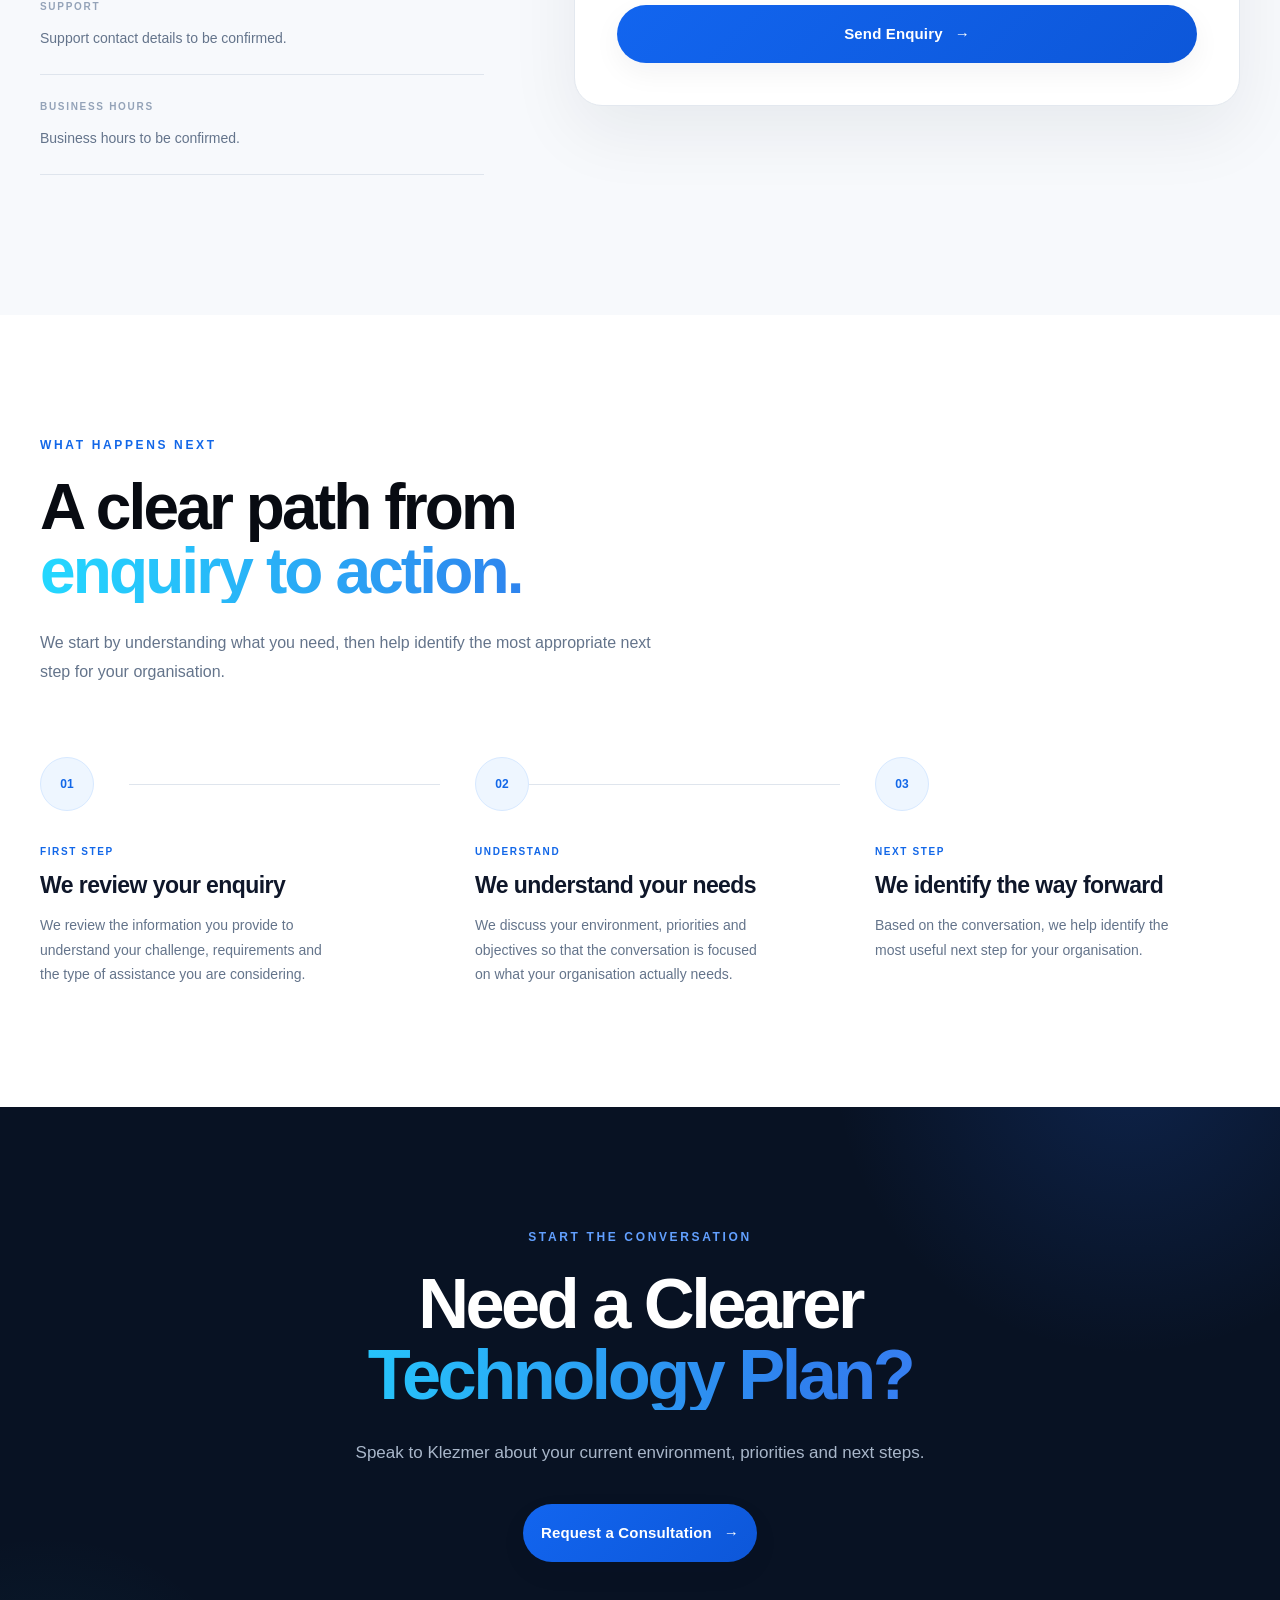
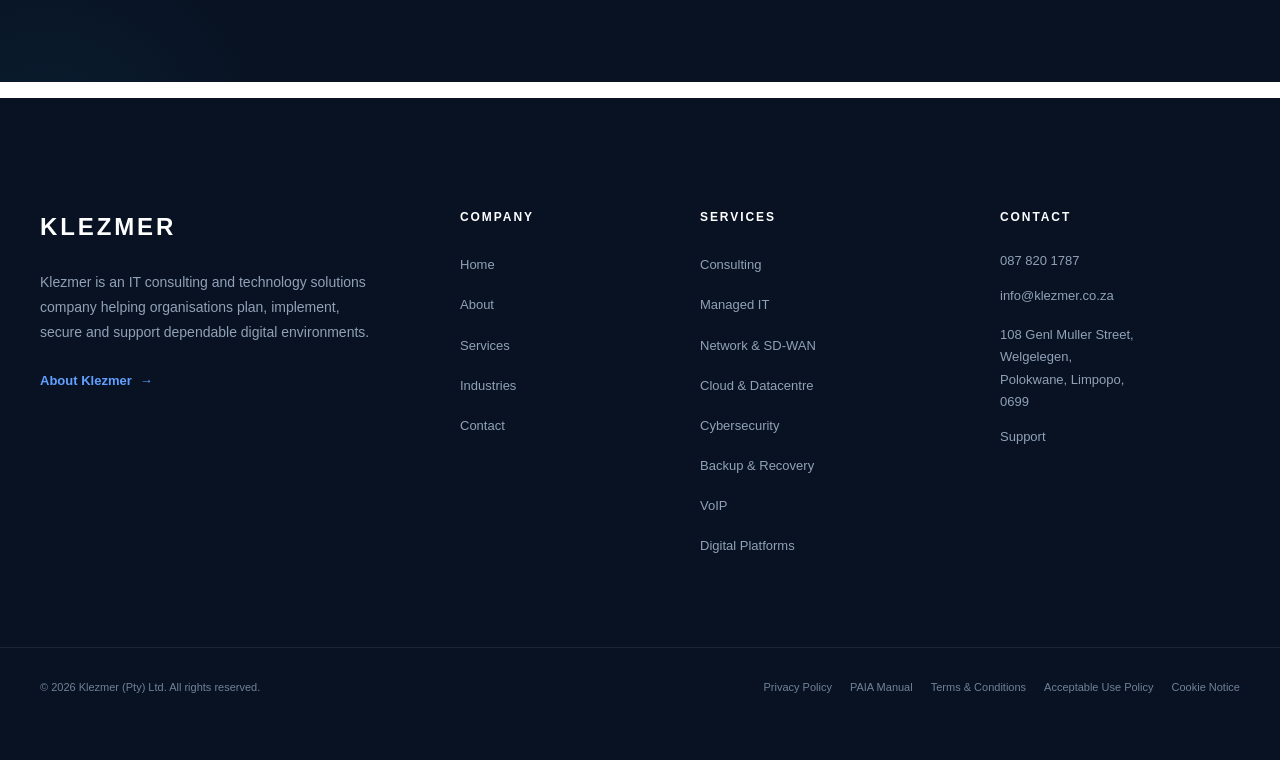
<file: Klezmer_Website/contact.html>
<!DOCTYPE html>
<html lang="en">

<head>
    <meta charset="UTF-8" />
    <meta name="viewport" content="width=device-width, initial-scale=1.0" />
    <meta name="description"
        content="Klezmer helps ambitious teams modernize digital experiences with strategy, software delivery, and managed technology services." />
    <title>Klezmer | IT Consulting & Technology Solutions</title>
    <link rel="stylesheet" href="css/reset.css" />
    <link rel="stylesheet" href="css/variables.css" />
    <link rel="stylesheet" href="css/typography.css" />
    <link rel="stylesheet" href="css/layout.css" />
    <link rel="stylesheet" href="css/navigation.css" />
    <link rel="stylesheet" href="css/buttons.css" />
    <link rel="stylesheet" href="css/hero.css" />
    <link rel="stylesheet" href="css/cards.css" />
    <link rel="stylesheet" href="css/components.css" />
    <link rel="stylesheet" href="css/animations.css" />
    <link rel="stylesheet" href="css/responsive.css" />
    <link rel="stylesheet" href="css/about.css" />
    <link rel="stylesheet" href="css/contact.css" />
</head>

<body>
    <header class="site-header">

        <div class="header-wrapper">

            <nav class="navbar container" aria-label="Primary navigation">

                <a href="index.html" class="logo">

                    <img src="assets/images/Logo.png" alt="Klezmer IT Solutions" class="logo-image">

                </a>

                <button class="nav-toggle" aria-expanded="false" aria-label="Toggle navigation">

                    <span></span>
                    <span></span>
                    <span></span>

                </button>

                <div class="nav-links">

                    <a href="index.html">Home</a>
                    <a href="about.html">About</a>
                    <a href="services.html">Services</a>
                    <a href="industries.html">Industries</a>
                    <a href="contact.html">Contact</a>

                </div>

                <a class="btn btn-primary nav-cta" href="contact.html">

                    Request a Consultation

                </a>

            </nav>

        </div>

    </header>
        <main>
<div class="contact-hero">

    <div class="contact-hero-container">

        <div class="contact-hero-content">

            <p class="contact-eyebrow">
                CONTACT KLEZMER
            </p>

            <h1 class ="contact-title">
                Let’s Talk About What
                <span class="gradient-text">
                    Your Organisation Needs.
                </span>
            </h1>

            <p class="contact-hero-text">
                Tell us about the challenge, project or improvement you are
                considering. A Klezmer consultant will review your enquiry
                and help identify the most useful next step.
            </p>

        </div>

    </div>

</div>

<!-- =========================================================
     CONTACT DETAILS + ENQUIRY FORM
========================================================= -->

<section class="contact-main" id="contact-form">

    <div class="contact-main-container">


        <!-- =================================================
             CONTACT DETAILS
        ================================================= -->

        <div class="contact-details">

            <p class="eyebrow">
                GET IN TOUCH
            </p>

            <h2>
                Let's start a
                <span class="gradient-text">
                    conversation.
                </span>
            </h2>

            <p class="contact-details-intro">
                Tell us what you are working on, what you are trying
                to improve or where you need support. We will review
                your enquiry and help identify the most useful next step.
            </p>


            <!-- GENERAL ENQUIRIES -->

            <div class="contact-detail">

                <span class="contact-detail-label">
                    GENERAL ENQUIRIES
                </span>

                <a href="mailto:info@klezmer.co.za">
                    info@klezmer.co.za
                </a>

            </div>


            <!-- TELEPHONE -->

            <div class="contact-detail">

                <span class="contact-detail-label">
                    TELEPHONE
                </span>

                <a href="tel:0878201787">
                    087 820 1787
                </a>

                <a href="tel:0725869080">
                    072 586 9080
                </a>

            </div>


            <!-- OFFICE -->

            <div class="contact-detail">

                <span class="contact-detail-label">
                    OFFICE
                </span>

                <address>
                    108 Genl Muller Street,<br>
                    Welgelegen,<br>
                    Polokwane, Limpopo,<br>
                    0699
                </address>

            </div>


            <!-- SUPPORT -->

            <div class="contact-detail contact-detail-pending">

                <span class="contact-detail-label">
                    SUPPORT
                </span>

                <span>
                    Support contact details to be confirmed.
                </span>

            </div>


            <!-- BUSINESS HOURS -->

            <div class="contact-detail contact-detail-pending">

                <span class="contact-detail-label">
                    BUSINESS HOURS
                </span>

                <span>
                    Business hours to be confirmed.
                </span>

            </div>

        </div>


        <!-- =================================================
             ENQUIRY FORM
        ================================================= -->

        <div class="contact-form-wrapper">

            <div class="contact-form-header">

                <span class="contact-form-label">
                    SEND AN ENQUIRY
                </span>

                <h3>
                    Tell us how we can help.
                </h3>

                <p>
                    Complete the form below and provide as much
                    information as you can about your requirements.
                </p>

            </div>


            <form class="contact-form" action="#" method="post">


                <!-- FULL NAME -->

                <div class="form-field">

                    <label for="full-name">
                        Full name
                    </label>

                    <input type="text" id="full-name" name="full_name" placeholder="Your full name" required>

                </div>


                <!-- ORGANISATION -->

                <div class="form-field">

                    <label for="organisation">
                        Organisation
                    </label>

                    <input type="text" id="organisation" name="organisation" placeholder="Organisation name" required>

                </div>


                <!-- WORK EMAIL -->

                <div class="form-field">

                    <label for="work-email">
                        Work email address
                    </label>

                    <input type="email" id="work-email" name="work_email" placeholder="you@organisation.co.za" required>

                </div>


                <!-- TELEPHONE -->

                <div class="form-field">

                    <label for="telephone">
                        Telephone number
                    </label>

                    <input type="tel" id="telephone" name="telephone" placeholder="Your telephone number">

                </div>


                <!-- SERVICE -->

                <div class="form-field">

                    <label for="service">
                        Service of interest
                    </label>

                    <select id="service" name="service" required>

                        <option value="" selected disabled>
                            Select a service
                        </option>

                        <option value="consulting">
                            IT Consulting & Strategy
                        </option>

                        <option value="managed-it">
                            Managed IT Support
                        </option>

                        <option value="network">
                            Network & SD-WAN
                        </option>

                        <option value="cloud">
                            Cloud & Datacentre
                        </option>

                        <option value="cybersecurity">
                            Cybersecurity
                        </option>

                        <option value="backup">
                            Backup & Recovery
                        </option>

                        <option value="voip">
                            VoIP & Communications
                        </option>

                        <option value="digital-platforms">
                            Digital Platforms
                        </option>

                        <option value="other">
                            Other
                        </option>

                    </select>

                </div>


                <!-- PREFERRED CONTACT METHOD -->

                <div class="form-field">

                    <label for="contact-method">
                        Preferred contact method
                    </label>

                    <select id="contact-method" name="contact_method" required>

                        <option value="" selected disabled>
                            Select preferred method
                        </option>

                        <option value="email">
                            Email
                        </option>

                        <option value="telephone">
                            Telephone
                        </option>

                    </select>

                </div>


                <!-- HOW CAN WE HELP -->

                <div class="form-field form-field-full">

                    <label for="message">
                        How can we help?
                    </label>

                    <textarea id="message" name="message" rows="6"
                        placeholder="Tell us about your challenge, project or requirements..." required></textarea>

                </div>


                <!-- CONSENT -->

                <div class="form-consent">

                    <label class="consent-label">

                        <input type="checkbox" name="privacy_consent" required>

                        <span>
                            I agree to Klezmer processing my information
                            in accordance with the
                            <a href="privacy-policy.html">
                                Privacy Policy
                            </a>.
                        </span>

                    </label>

                </div>


                <!-- SUBMIT -->

                <button type="submit" class="btn btn-primary form-submit">

                    Send Enquiry

                    <span>→</span>

                </button>


            </form>

        </div>

    </div>

</section>

<!-- =========================================================
     WHAT HAPPENS NEXT
========================================================= -->

<section class="contact-process">

    <div class="contact-process-container">

        <div class="contact-process-heading">

            <p class="eyebrow">
                WHAT HAPPENS NEXT
            </p>

            <h2>
                A clear path from
                <span class="gradient-text">
                    enquiry to action.
                </span>
            </h2>

            <p>
                We start by understanding what you need, then help
                identify the most appropriate next step for your
                organisation.
            </p>

        </div>


        <div class="contact-process-grid">


            <!-- STEP 01 -->

            <div class="process-step">

                <div class="process-step-number">
                    01
                </div>

                <div class="process-step-line"></div>

                <div class="process-step-content">

                    <span>
                        FIRST STEP
                    </span>

                    <h3>
                        We review your enquiry
                    </h3>

                    <p>
                        We review the information you provide to
                        understand your challenge, requirements and
                        the type of assistance you are considering.
                    </p>

                </div>

            </div>


            <!-- STEP 02 -->

            <div class="process-step">

                <div class="process-step-number">
                    02
                </div>

                <div class="process-step-line"></div>

                <div class="process-step-content">

                    <span>
                        UNDERSTAND
                    </span>

                    <h3>
                        We understand your needs
                    </h3>

                    <p>
                        We discuss your environment, priorities and
                        objectives so that the conversation is focused
                        on what your organisation actually needs.
                    </p>

                </div>

            </div>


            <!-- STEP 03 -->

            <div class="process-step">

                <div class="process-step-number">
                    03
                </div>

                <div class="process-step-line"></div>

                <div class="process-step-content">

                    <span>
                        NEXT STEP
                    </span>

                    <h3>
                        We identify the way forward
                    </h3>

                    <p>
                        Based on the conversation, we help identify
                        the most useful next step for your organisation.
                    </p>

                </div>

            </div>


        </div>

    </div>

</section>

<!-- =========================================================
     CONTACT CTA
========================================================= -->

<section class="contact-cta" id="contact-cta">

    <div class="contact-cta-container">

        <div class="contact-cta-content">

            <p class="eyebrow">
                START THE CONVERSATION
            </p>

            <h2>
                Need a Clearer
                <span class="gradient-text">
                    Technology Plan?
                </span>
            </h2>

            <p>
                Speak to Klezmer about your current environment,
                priorities and next steps.
            </p>

            <a href="#contact-form" class="btn btn-primary">

                Request a Consultation

                <span>→</span>

            </a>

        </div>

    </div>

</section>

<!-- =========================================================
     SITE FOOTER
========================================================= -->

<footer class="site-footer">

    <div class="footer-container">

        <!-- COMPANY -->

        <div class="footer-company">

            <a href="index.html" class="footer-logo">
                KLEZMER
            </a>

            <p>
                Klezmer is an IT consulting and technology solutions
                company helping organisations plan, implement, secure
                and support dependable digital environments.
            </p>

            <a href="about.html" class="footer-about-link">
                About Klezmer
                <span>→</span>
            </a>

        </div>


        <!-- COMPANY LINKS -->

        <div class="footer-column">

            <h3>
                Company
            </h3>

            <ul>

                <li>
                    <a href="index.html">
                        Home
                    </a>
                </li>

                <li>
                    <a href="about.html">
                        About
                    </a>
                </li>

                <li>
                    <a href="services.html">
                        Services
                    </a>
                </li>

                <li>
                    <a href="industries.html">
                        Industries
                    </a>
                </li>

                <li>
                    <a href="contact.html">
                        Contact
                    </a>
                </li>

            </ul>

        </div>


        <!-- SERVICES -->

        <div class="footer-column footer-services">

            <h3>
                Services
            </h3>

            <ul>

                <li>
                    <a href="services.html">
                        Consulting
                    </a>
                </li>

                <li>
                    <a href="services.html">
                        Managed IT
                    </a>
                </li>

                <li>
                    <a href="services.html">
                        Network & SD-WAN
                    </a>
                </li>

                <li>
                    <a href="services.html">
                        Cloud & Datacentre
                    </a>
                </li>

                <li>
                    <a href="services.html">
                        Cybersecurity
                    </a>
                </li>

                <li>
                    <a href="services.html">
                        Backup & Recovery
                    </a>
                </li>

                <li>
                    <a href="services.html">
                        VoIP
                    </a>
                </li>

                <li>
                    <a href="services.html">
                        Digital Platforms
                    </a>
                </li>

            </ul>

        </div>


        <!-- CONTACT -->

        <div class="footer-column footer-contact">

            <h3>
                Contact
            </h3>

            <div class="footer-contact-details">

                <a href="tel:0878201787">
                    087 820 1787
                </a>

                <a href="mailto:info@klezmer.co.za">
                    info@klezmer.co.za
                </a>

                <address>
                    108 Genl Muller Street,<br>
                    Welgelegen,<br>
                    Polokwane, Limpopo,<br>
                    0699
                </address>

                <a href="contact.html#contact-form">
                    Support
                </a>

            </div>

        </div>

    </div>


    <!-- FOOTER BOTTOM -->

    <div class="footer-bottom">

        <div class="footer-bottom-container">

            <p>
                © 2026 Klezmer (Pty) Ltd. All rights reserved.
            </p>


            <div class="footer-legal">

                <a href="privacy-policy.html">
                    Privacy Policy
                </a>

                <a href="paia-manual.html">
                    PAIA Manual
                </a>

                <a href="terms.html">
                    Terms & Conditions
                </a>

                <a href="acceptable-use.html">
                    Acceptable Use Policy
                </a>

                <a href="cookie-notice.html">
                    Cookie Notice
                </a>

            </div>

        </div>

    </div>

</footer>

<script src="js/navigation.js"></script>
        </main>
</body>

</html>
</file>
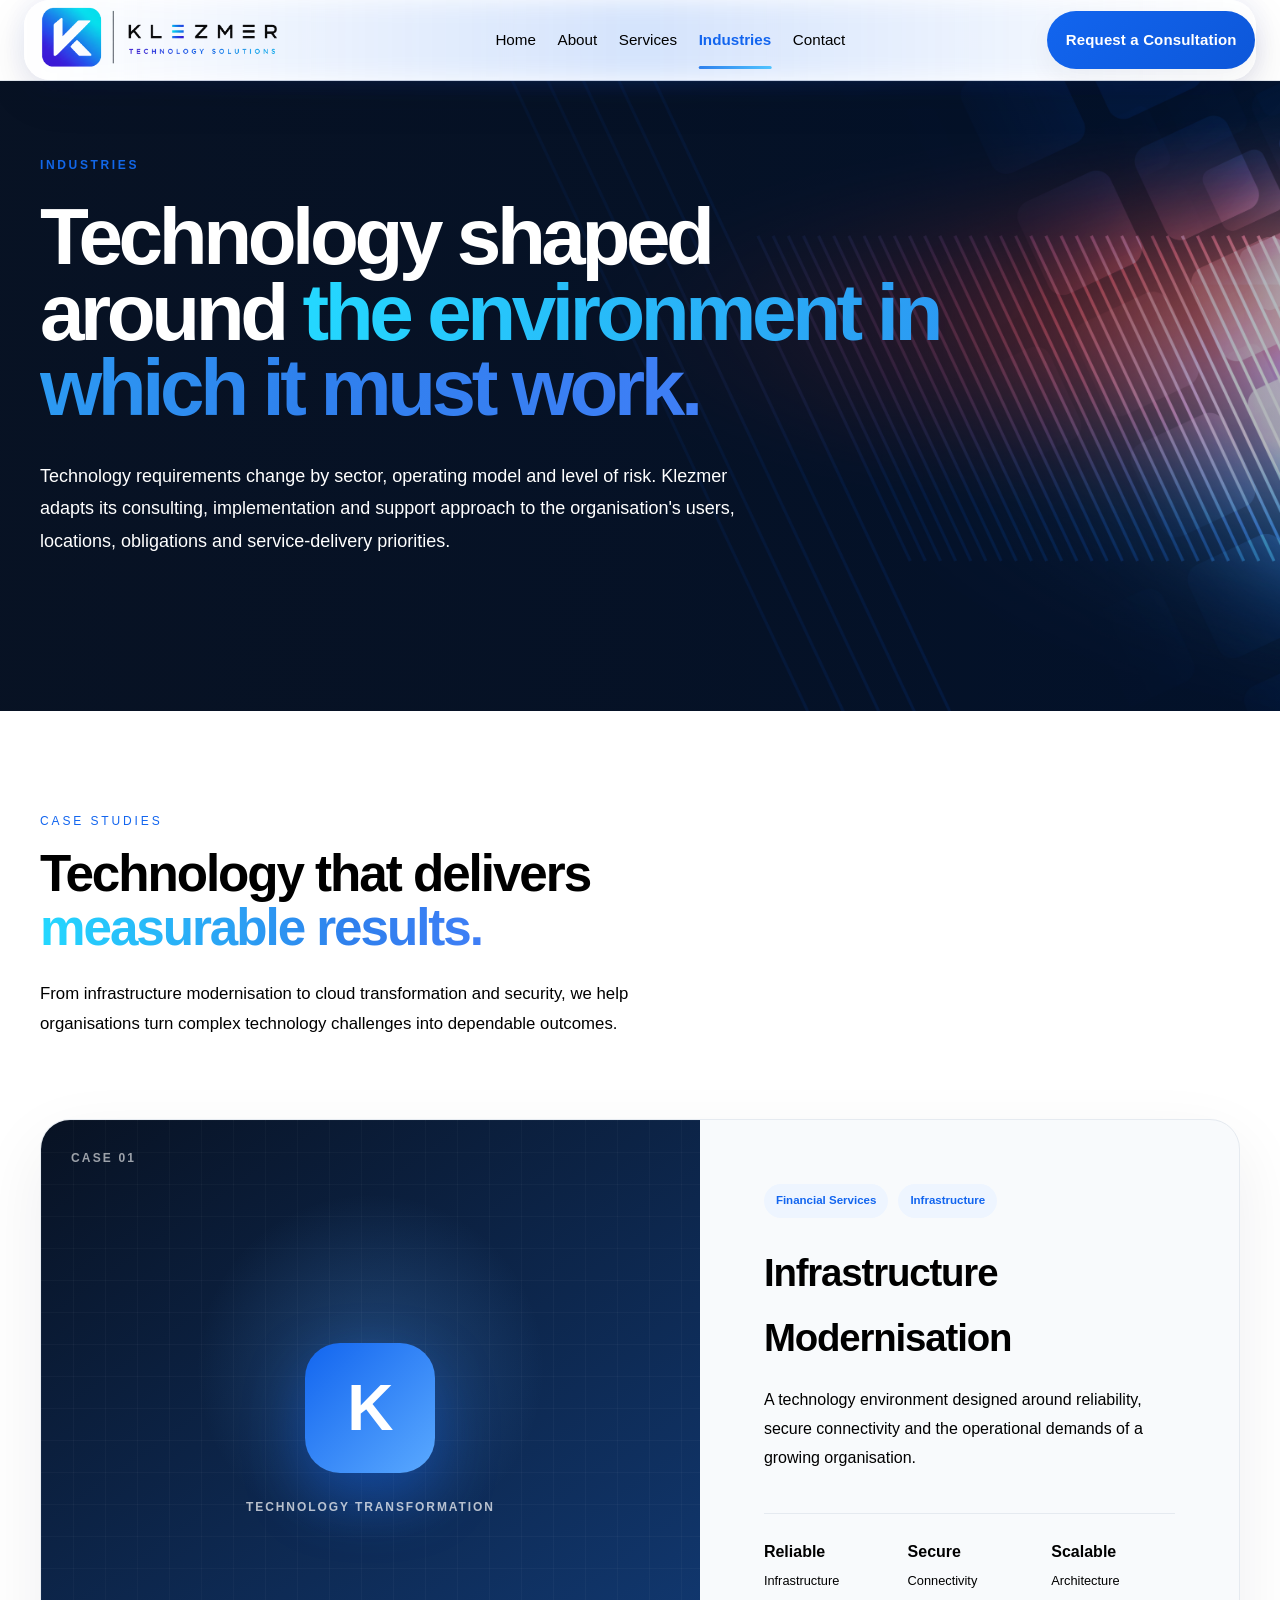
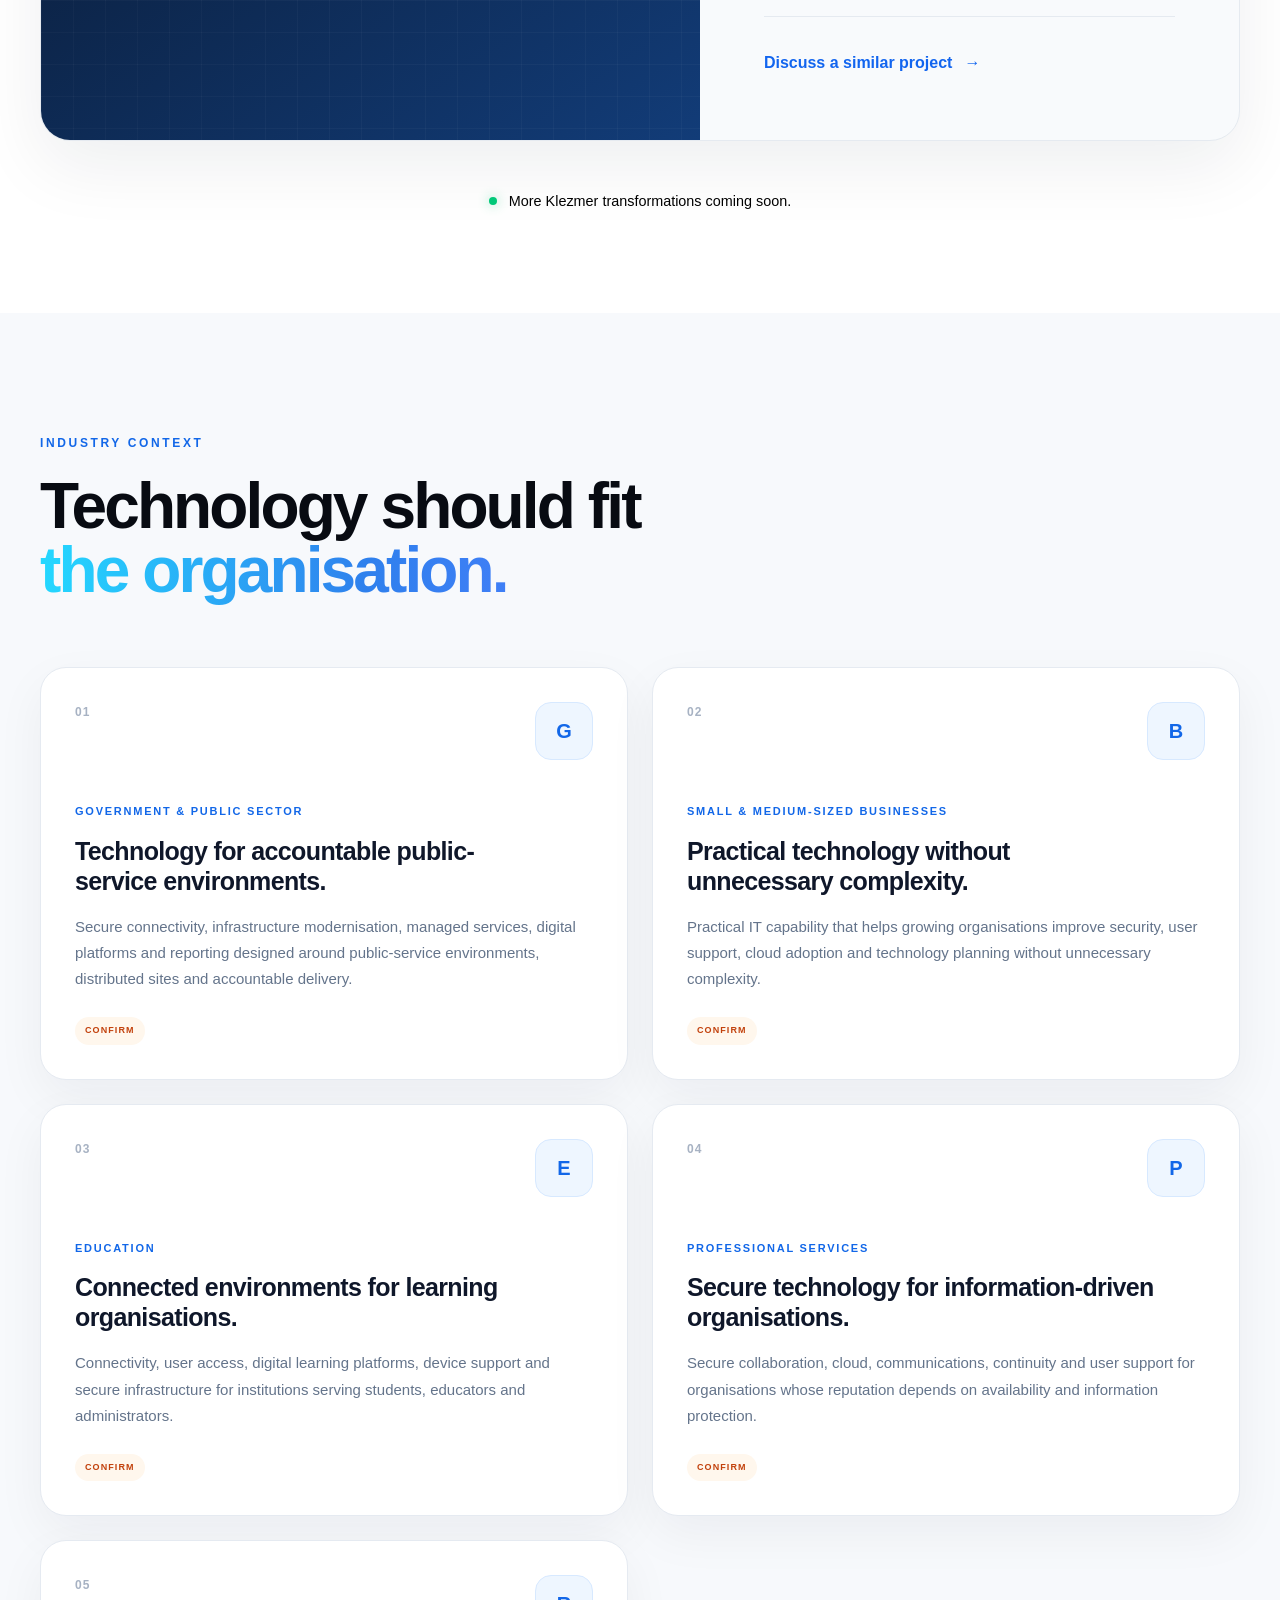
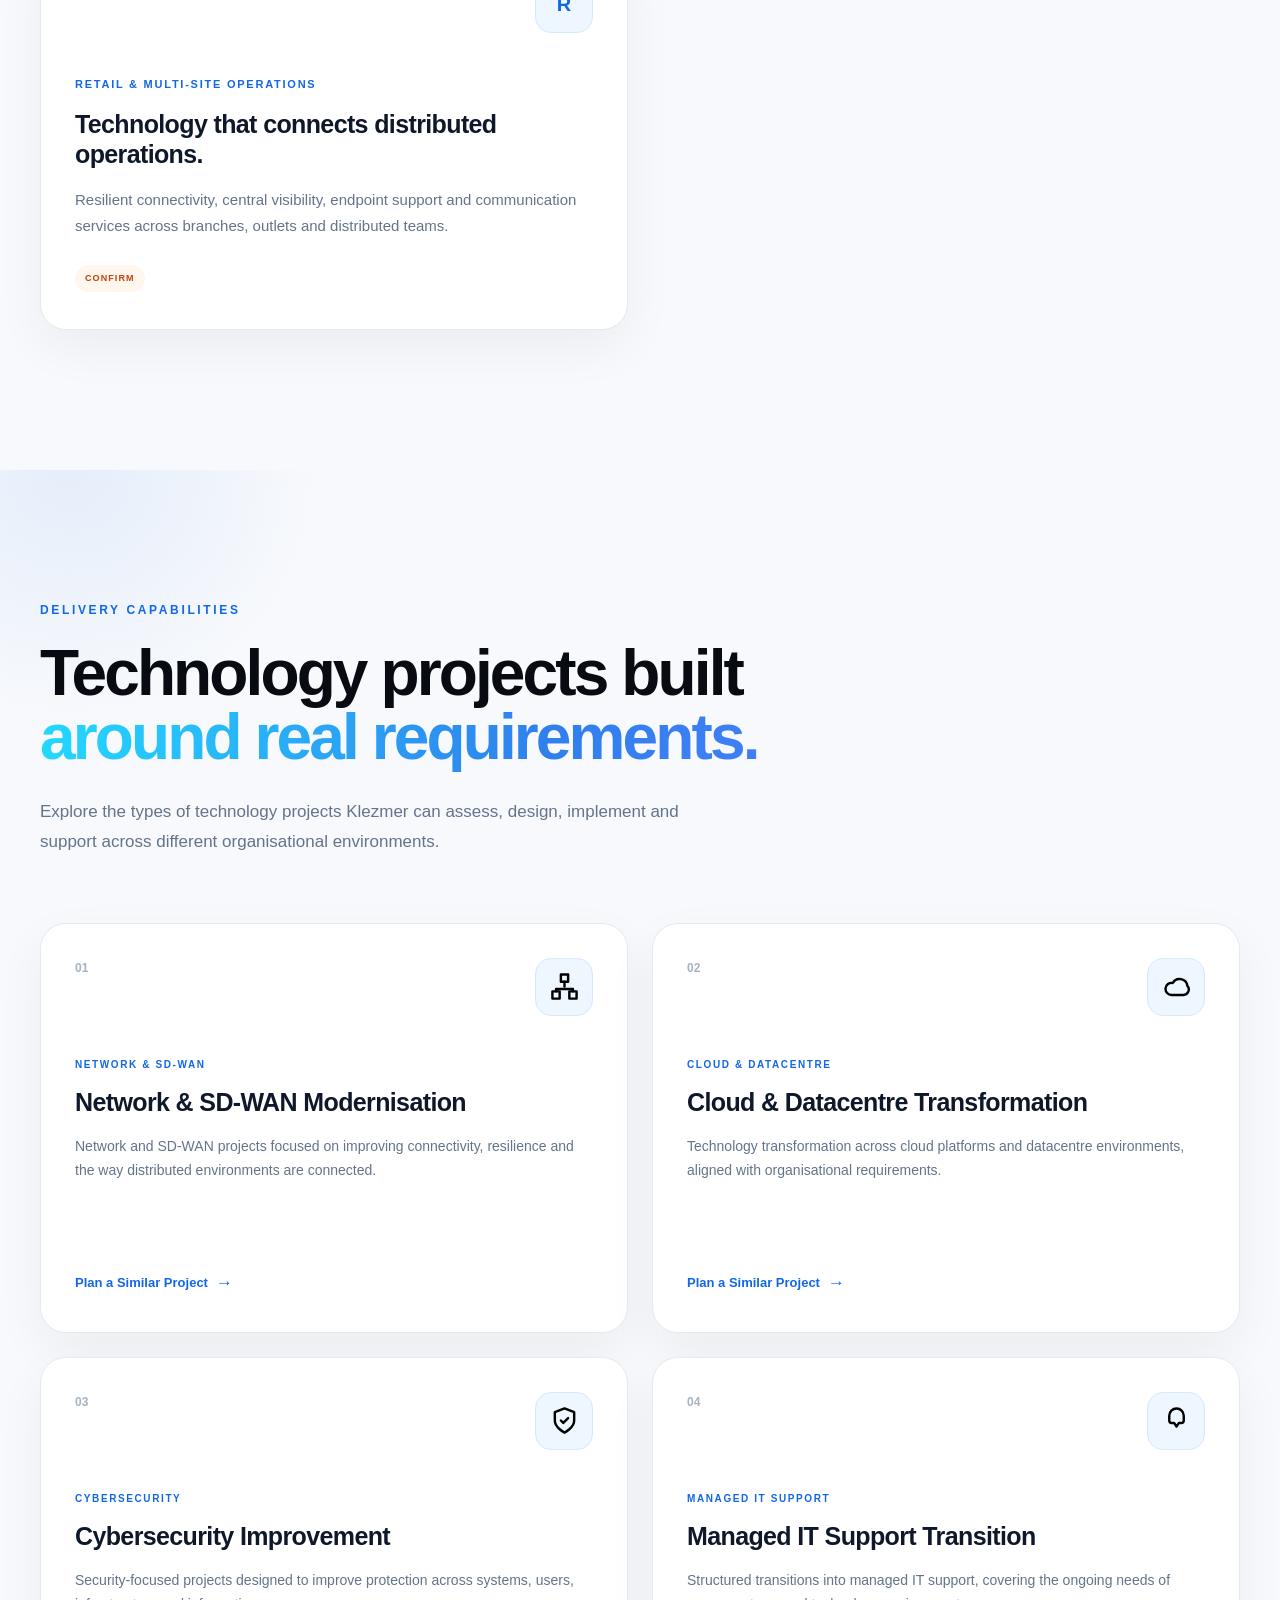
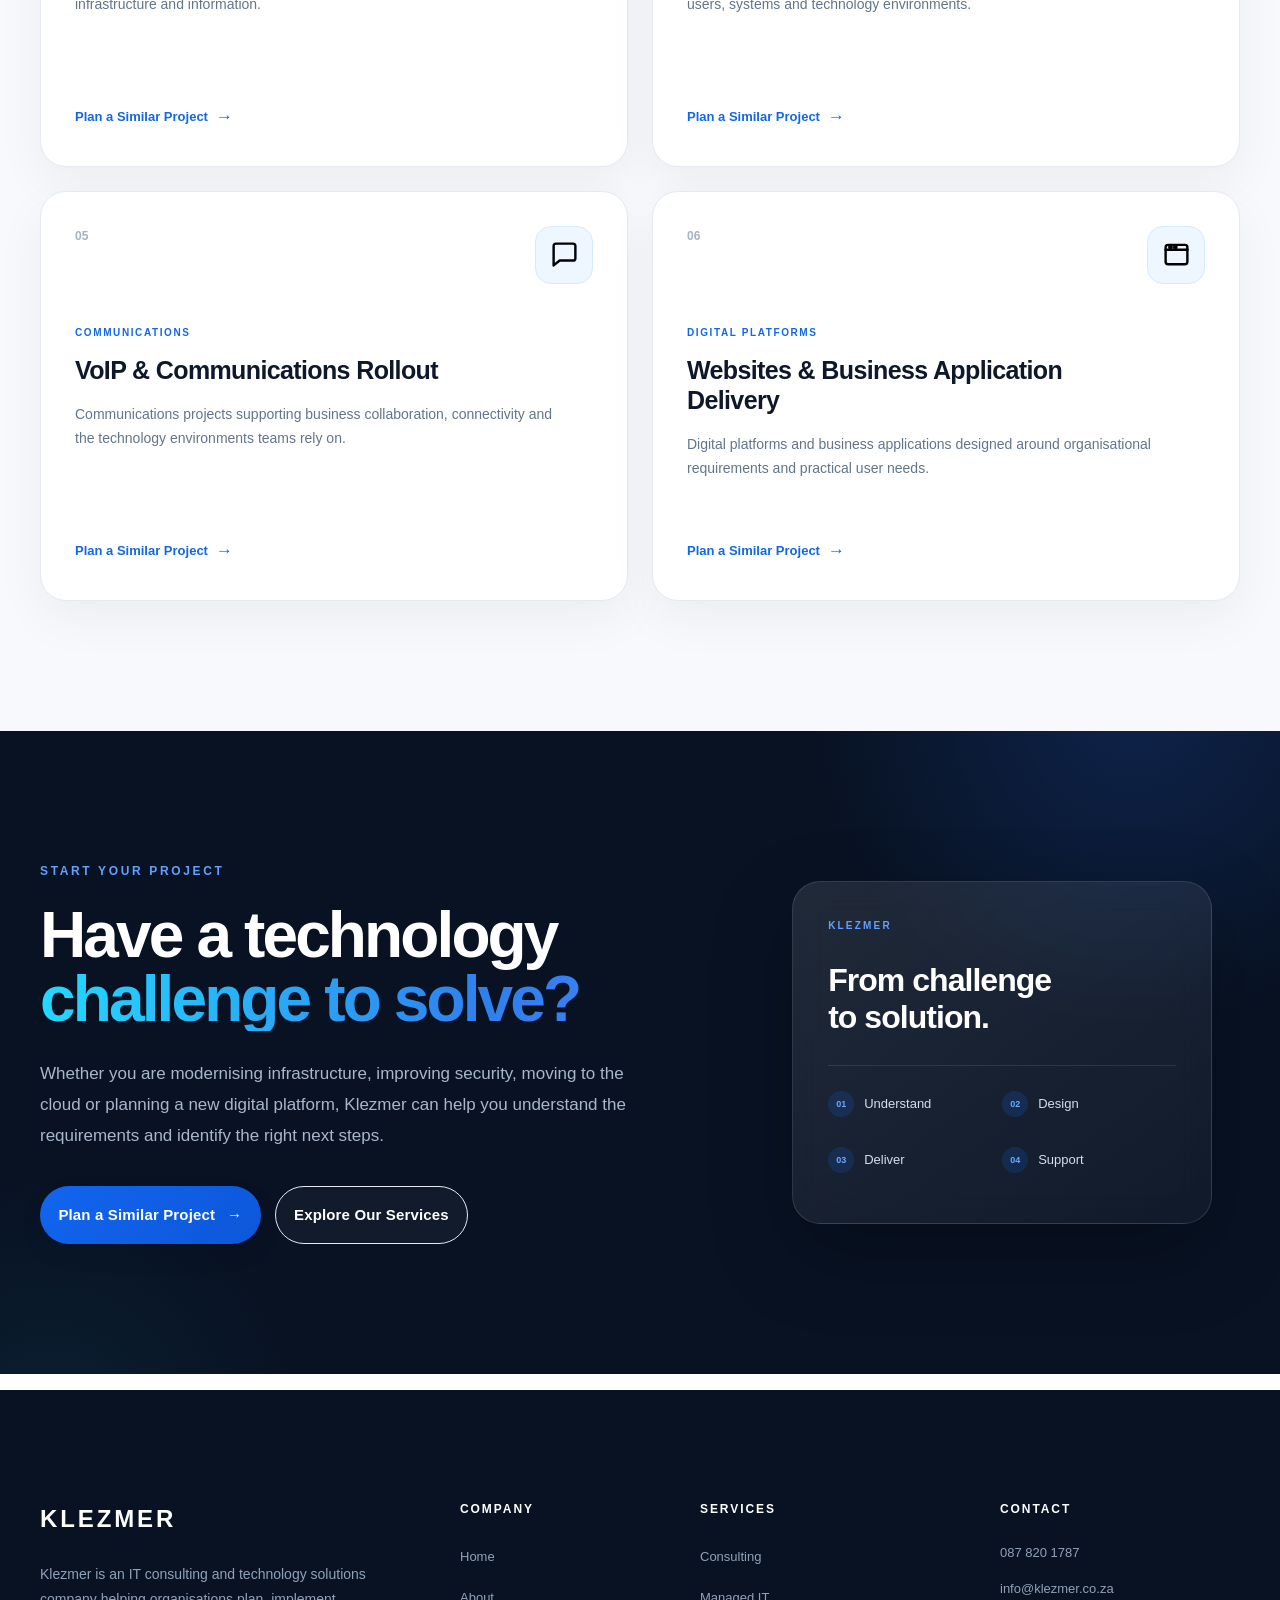
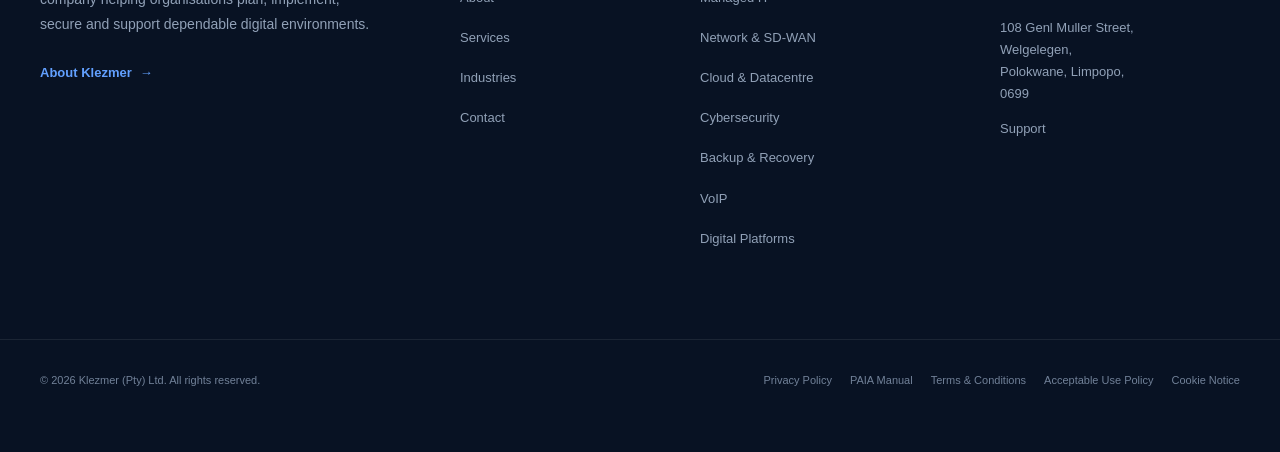
<file: Klezmer_Website/industries.html>
<!DOCTYPE html>
<html lang="en">

<head>
    <meta charset="UTF-8" />
    <meta name="viewport" content="width=device-width, initial-scale=1.0" />
    <meta name="description"
        content="Klezmer helps ambitious teams modernize digital experiences with strategy, software delivery, and managed technology services." />
    <title>Klezmer | IT Consulting & Technology Solutions</title>
    <link rel="stylesheet" href="css/reset.css" />
    <link rel="stylesheet" href="css/variables.css" />
    <link rel="stylesheet" href="css/typography.css" />
    <link rel="stylesheet" href="css/layout.css" />
    <link rel="stylesheet" href="css/navigation.css" />
    <link rel="stylesheet" href="css/buttons.css" />
    <link rel="stylesheet" href="css/hero.css" />
    <link rel="stylesheet" href="css/cards.css" />
    <link rel="stylesheet" href="css/components.css" />
    <link rel="stylesheet" href="css/animations.css" />
    <link rel="stylesheet" href="css/responsive.css" />
    <link rel="stylesheet" href="css/services.css" />
    <link rel="stylesheet" href="css/industries.css" />
    <link rel="stylesheet" href="css/contact.css" />
</head>

<body>
    <header class="site-header">

        <div class="header-wrapper">

            <nav class="navbar container" aria-label="Primary navigation">

                <a href="index.html" class="logo">

                    <img src="assets/images/Logo.png" alt="Klezmer IT Solutions" class="logo-image">

                </a>

                <button class="nav-toggle" aria-expanded="true" aria-label="Toggle navigation">

                    <span></span>
                    <span></span>
                    <span></span>

                </button>

                <div class="nav-links">

                    <a href="index.html">Home</a>
                    <a href="about.html">About</a>
                    <a href="services.html">Services</a>
                    <a href="industries.html">Industries</a>
                    <a href="contact.html">Contact</a>

                </div>

                <a class="btn btn-primary nav-cta" href="contact.html">

                    Request a Consultation

                </a>

            </nav>

        </div>

    </header>

<section class="industries-hero">

    <div class="industries-hero-container">

        <div class="industries-hero-content">

            <span class="section-eyebrow">
                INDUSTRIES
            </span>

            <h1 class ="industries-title">
                Technology shaped around
                <span class = "gradient-text">the environment in which it must work.</span>
            </h1>

            <p>
                Technology requirements change by sector, operating model
                and level of risk. Klezmer adapts its consulting,
                implementation and support approach to the organisation's
                users, locations, obligations and service-delivery priorities.
            </p>

        </div>

    </div>

</section>

<!--==========================================================
      CASE STUDIES / RESULTS
    ===========================================================-->

<section class="case-studies-section" id="case-studies">

    <div class="container">

        <div class="case-heading">

            <p class="eyebrow">
                Case Studies
            </p>

            <h2>
                Technology that delivers
                <span class="gradient-text">
                    measurable results.
                </span>
            </h2>

            <p>
                From infrastructure modernisation to cloud transformation
                and security, we help organisations turn complex technology
                challenges into dependable outcomes.
            </p>

        </div>


        <div class="case-feature">

            <!-- VISUAL -->

            <div class="case-visual">

                <div class="case-visual-grid"></div>

                <div class="case-visual-content">

                    <span class="case-number">
                        CASE 01
                    </span>

                    <div class="case-visual-mark">
                        K
                    </div>

                    <span class="case-visual-label">
                        Technology Transformation
                    </span>

                </div>

            </div>


            <!-- CONTENT -->

            <div class="case-content">

                <div class="case-meta">

                    <span>
                        Financial Services
                    </span>

                    <span>
                        Infrastructure
                    </span>

                </div>

                <h3>
                    Infrastructure Modernisation
                </h3>

                <p>
                    A technology environment designed around reliability,
                    secure connectivity and the operational demands of a
                    growing organisation.
                </p>


                <div class="case-results">

                    <div class="case-result">

                        <strong>
                            Reliable
                        </strong>

                        <span>
                            Infrastructure
                        </span>

                    </div>

                    <div class="case-result">

                        <strong>
                            Secure
                        </strong>

                        <span>
                            Connectivity
                        </span>

                    </div>

                    <div class="case-result">

                        <strong>
                            Scalable
                        </strong>

                        <span>
                            Architecture
                        </span>

                    </div>

                </div>


                <a href="contact.html" class="case-link">

                    Discuss a similar project

                    <span>→</span>

                </a>

            </div>

        </div>


        <!-- COMING SOON / FUTURE CASE STUDIES -->

        <div class="case-footer">

            <span class="case-status-dot"></span>

            <p>
                More Klezmer transformations coming soon.
            </p>

        </div>

    </div>

</section>

<section class="industries-grid-section">

    <div class="industries-grid-container">

        <div class="industries-heading">

            <span class="section-eyebrow">
                INDUSTRY CONTEXT
            </span>

            <h2>
                Technology should fit
                <span class="gradient-text">the organisation.</span>
            </h2>

        </div>


        <div class="industries-grid">


            <!-- Government -->

            <article class="industry-card">

                <div class="industry-card-top">

                    <span class="industry-number">
                        01
                    </span>

                    <div class="industry-icon">

                        <span>G</span>

                    </div>

                </div>

                <span class="industry-label">
                    GOVERNMENT & PUBLIC SECTOR
                </span>

                <h3>
                    Technology for accountable
                    public-service environments.
                </h3>

                <p>
                    Secure connectivity, infrastructure modernisation,
                    managed services, digital platforms and reporting
                    designed around public-service environments,
                    distributed sites and accountable delivery.
                </p>

                <span class="industry-status">
                    CONFIRM
                </span>

            </article>


            <!-- SMB -->

            <article class="industry-card">

                <div class="industry-card-top">

                    <span class="industry-number">
                        02
                    </span>

                    <div class="industry-icon">

                        <span>B</span>

                    </div>

                </div>

                <span class="industry-label">
                    SMALL & MEDIUM-SIZED BUSINESSES
                </span>

                <h3>
                    Practical technology
                    without unnecessary complexity.
                </h3>

                <p>
                    Practical IT capability that helps growing
                    organisations improve security, user support,
                    cloud adoption and technology planning without
                    unnecessary complexity.
                </p>

                <span class="industry-status">
                    CONFIRM
                </span>

            </article>


            <!-- Education -->

            <article class="industry-card">

                <div class="industry-card-top">

                    <span class="industry-number">
                        03
                    </span>

                    <div class="industry-icon">

                        <span>E</span>

                    </div>

                </div>

                <span class="industry-label">
                    EDUCATION
                </span>

                <h3>
                    Connected environments
                    for learning organisations.
                </h3>

                <p>
                    Connectivity, user access, digital learning platforms,
                    device support and secure infrastructure for institutions
                    serving students, educators and administrators.
                </p>

                <span class="industry-status">
                    CONFIRM
                </span>

            </article>


            <!-- Professional Services -->

            <article class="industry-card">

                <div class="industry-card-top">

                    <span class="industry-number">
                        04
                    </span>

                    <div class="industry-icon">

                        <span>P</span>

                    </div>

                </div>

                <span class="industry-label">
                    PROFESSIONAL SERVICES
                </span>

                <h3>
                    Secure technology for
                    information-driven organisations.
                </h3>

                <p>
                    Secure collaboration, cloud, communications,
                    continuity and user support for organisations
                    whose reputation depends on availability and
                    information protection.
                </p>

                <span class="industry-status">
                    CONFIRM
                </span>

            </article>


            <!-- Retail -->

            <article class="industry-card">

                <div class="industry-card-top">

                    <span class="industry-number">
                        05
                    </span>

                    <div class="industry-icon">

                        <span>R</span>

                    </div>

                </div>

                <span class="industry-label">
                    RETAIL & MULTI-SITE OPERATIONS
                </span>

                <h3>
                    Technology that connects
                    distributed operations.
                </h3>

                <p>
                    Resilient connectivity, central visibility,
                    endpoint support and communication services
                    across branches, outlets and distributed teams.
                </p>

                <span class="industry-status">
                    CONFIRM
                </span>

            </article>


        </div>

    </div>

</section>

<!-- =========================================================
     DELIVERY CAPABILITIES
========================================================= -->

<section class="delivery-capabilities" id="delivery-capabilities">

    <div class="container">

        <div class="delivery-heading">

            <p class="eyebrow">
                DELIVERY CAPABILITIES
            </p>

            <h2>
                Technology projects built
                <span class="gradient-text">
                    around real requirements.
                </span>
            </h2>

            <p>
                Explore the types of technology projects Klezmer can
                assess, design, implement and support across different
                organisational environments.
            </p>

        </div>


        <div class="delivery-grid">


            <!-- 01 -->

            <article class="delivery-card">

                <div class="delivery-card-top">

                    <span class="delivery-number">
                        01
                    </span>

                    <div class="delivery-icon">

                        <img src="assets/icons/Network & SD-WAN.svg" alt="Network and SD-WAN">

                    </div>

                </div>

                <span class="delivery-label">
                    NETWORK & SD-WAN
                </span>

                <h3>
                    Network & SD-WAN
                    Modernisation
                </h3>

                <p>
                    Network and SD-WAN projects focused on improving
                    connectivity, resilience and the way distributed
                    environments are connected.
                </p>

                <a href="contact.html" class="delivery-link">
                    Plan a Similar Project
                    <span>→</span>
                </a>

            </article>


            <!-- 02 -->

            <article class="delivery-card">

                <div class="delivery-card-top">

                    <span class="delivery-number">
                        02
                    </span>

                    <div class="delivery-icon">

                        <img src="assets/icons/cloud.svg" alt="Cloud and Datacentre">

                    </div>

                </div>

                <span class="delivery-label">
                    CLOUD & DATACENTRE
                </span>

                <h3>
                    Cloud & Datacentre
                    Transformation
                </h3>

                <p>
                    Technology transformation across cloud platforms
                    and datacentre environments, aligned with
                    organisational requirements.
                </p>

                <a href="contact.html" class="delivery-link">
                    Plan a Similar Project
                    <span>→</span>
                </a>

            </article>


            <!-- 03 -->

            <article class="delivery-card">

                <div class="delivery-card-top">

                    <span class="delivery-number">
                        03
                    </span>

                    <div class="delivery-icon">

                        <img src="assets/icons/shield.svg" alt="Cybersecurity">

                    </div>

                </div>

                <span class="delivery-label">
                    CYBERSECURITY
                </span>

                <h3>
                    Cybersecurity
                    Improvement
                </h3>

                <p>
                    Security-focused projects designed to improve
                    protection across systems, users, infrastructure
                    and information.
                </p>

                <a href="contact.html" class="delivery-link">
                    Plan a Similar Project
                    <span>→</span>
                </a>

            </article>


            <!-- 04 -->

            <article class="delivery-card">

                <div class="delivery-card-top">

                    <span class="delivery-number">
                        04
                    </span>

                    <div class="delivery-icon">

                        <img src="assets/icons/support.svg" alt="Managed IT Support">

                    </div>

                </div>

                <span class="delivery-label">
                    MANAGED IT SUPPORT
                </span>

                <h3>
                    Managed IT Support
                    Transition
                </h3>

                <p>
                    Structured transitions into managed IT support,
                    covering the ongoing needs of users, systems and
                    technology environments.
                </p>

                <a href="contact.html" class="delivery-link">
                    Plan a Similar Project
                    <span>→</span>
                </a>

            </article>


            <!-- 05 -->

            <article class="delivery-card">

                <div class="delivery-card-top">

                    <span class="delivery-number">
                        05
                    </span>

                    <div class="delivery-icon">

                        <img src="assets/icons/communication.svg" alt="VoIP and Communications">

                    </div>

                </div>

                <span class="delivery-label">
                    COMMUNICATIONS
                </span>

                <h3>
                    VoIP & Communications
                    Rollout
                </h3>

                <p>
                    Communications projects supporting business
                    collaboration, connectivity and the technology
                    environments teams rely on.
                </p>

                <a href="contact.html" class="delivery-link">
                    Plan a Similar Project
                    <span>→</span>
                </a>

            </article>


            <!-- 06 -->

            <article class="delivery-card">

                <div class="delivery-card-top">

                    <span class="delivery-number">
                        06
                    </span>

                    <div class="delivery-icon">

                        <img src="assets/icons/Websites & Applications.svg" alt="Websites and Business Applications">

                    </div>

                </div>

                <span class="delivery-label">
                    DIGITAL PLATFORMS
                </span>

                <h3>
                    Websites & Business
                    Application Delivery
                </h3>

                <p>
                    Digital platforms and business applications designed
                    around organisational requirements and practical
                    user needs.
                </p>

                <a href="contact.html" class="delivery-link">
                    Plan a Similar Project
                    <span>→</span>
                </a>

            </article>


        </div>

    </div>

</section>

<!-- =========================================================
     PROJECT CTA
========================================================= -->

<section class="project-cta" id="project-cta">

    <div class="project-cta-container">

        <div class="project-cta-content">

            <p class="eyebrow">
                START YOUR PROJECT
            </p>

            <h2>
                Have a technology
                <span class="gradient-text">
                    challenge to solve?
                </span>
            </h2>

            <p>
                Whether you are modernising infrastructure, improving
                security, moving to the cloud or planning a new digital
                platform, Klezmer can help you understand the requirements
                and identify the right next steps.
            </p>

            <div class="project-cta-actions">

                <a href="contact.html" class="btn btn-primary">
                    Plan a Similar Project
                    <span>→</span>
                </a>

                <a href="services.html" class="btn industries-btn-secondary">
                    Explore Our Services
                </a>

            </div>

        </div>


        <div class="project-cta-visual">

            <div class="project-cta-card">

                <span class="project-cta-card-label">
                    KLEZMER
                </span>

                <strong>
                    From challenge
                    <br>
                    to solution.
                </strong>

                <div class="project-cta-line"></div>

                <div class="project-cta-points">

                    <span>
                        <i>01</i>
                        Understand
                    </span>

                    <span>
                        <i>02</i>
                        Design
                    </span>

                    <span>
                        <i>03</i>
                        Deliver
                    </span>

                    <span>
                        <i>04</i>
                        Support
                    </span>

                </div>

            </div>

        </div>

    </div>

</section>

<!-- =========================================================
     SITE FOOTER
========================================================= -->

<footer class="site-footer">

    <div class="footer-container">

        <!-- COMPANY -->

        <div class="footer-company">

            <a href="index.html" class="footer-logo">
                KLEZMER
            </a>

            <p>
                Klezmer is an IT consulting and technology solutions
                company helping organisations plan, implement, secure
                and support dependable digital environments.
            </p>

            <a href="about.html" class="footer-about-link">
                About Klezmer
                <span>→</span>
            </a>

        </div>


        <!-- COMPANY LINKS -->

        <div class="footer-column">

            <h3>
                Company
            </h3>

            <ul>

                <li>
                    <a href="index.html">
                        Home
                    </a>
                </li>

                <li>
                    <a href="about.html">
                        About
                    </a>
                </li>

                <li>
                    <a href="services.html">
                        Services
                    </a>
                </li>

                <li>
                    <a href="industries.html">
                        Industries
                    </a>
                </li>

                <li>
                    <a href="contact.html">
                        Contact
                    </a>
                </li>

            </ul>

        </div>


        <!-- SERVICES -->

        <div class="footer-column footer-services">

            <h3>
                Services
            </h3>

            <ul>

                <li>
                    <a href="services.html">
                        Consulting
                    </a>
                </li>

                <li>
                    <a href="services.html">
                        Managed IT
                    </a>
                </li>

                <li>
                    <a href="services.html">
                        Network & SD-WAN
                    </a>
                </li>

                <li>
                    <a href="services.html">
                        Cloud & Datacentre
                    </a>
                </li>

                <li>
                    <a href="services.html">
                        Cybersecurity
                    </a>
                </li>

                <li>
                    <a href="services.html">
                        Backup & Recovery
                    </a>
                </li>

                <li>
                    <a href="services.html">
                        VoIP
                    </a>
                </li>

                <li>
                    <a href="services.html">
                        Digital Platforms
                    </a>
                </li>

            </ul>

        </div>


        <!-- CONTACT -->

        <div class="footer-column footer-contact">

            <h3>
                Contact
            </h3>

            <div class="footer-contact-details">

                <a href="tel:0878201787">
                    087 820 1787
                </a>

                <a href="mailto:info@klezmer.co.za">
                    info@klezmer.co.za
                </a>

                <address>
                    108 Genl Muller Street,<br>
                    Welgelegen,<br>
                    Polokwane, Limpopo,<br>
                    0699
                </address>

                <a href="contact.html#contact-form">
                    Support
                </a>

            </div>

        </div>

    </div>


    <!-- FOOTER BOTTOM -->

    <div class="footer-bottom">

        <div class="footer-bottom-container">

            <p>
                © 2026 Klezmer (Pty) Ltd. All rights reserved.
            </p>


            <div class="footer-legal">

                <a href="privacy-policy.html">
                    Privacy Policy
                </a>

                <a href="paia-manual.html">
                    PAIA Manual
                </a>

                <a href="terms.html">
                    Terms & Conditions
                </a>

                <a href="acceptable-use.html">
                    Acceptable Use Policy
                </a>

                <a href="cookie-notice.html">
                    Cookie Notice
                </a>

            </div>

        </div>

    </div>

</footer>

<script src="js/navigation.js"></script>

</body>

</html>
</file>
<file: Klezmer_Website/css/variables.css>
:root {

    /*==========================================================
    BRAND
  ==========================================================*/

    --brand-blue: #1265EF;
    --brand-blue-dark: #0D57D9;
    --brand-blue-light: #5AA9FF;

    /*==========================================================
    BACKGROUNDS
  ==========================================================*/

    --bg: #FFFFFF;
    --bg-soft: #F8FAFC;
    --surface: #FFFFFF;
    --surface-strong: #F3F6FA;
    /*==========================================================
    ACCENTS
  ==========================================================*/

    --accent: var(--brand-blue);
    --accent-strong: var(--brand-blue-dark);

    /*==========================================================
    BORDERS
  ==========================================================*/

    --border: #E5EAF0;

    /*==========================================================
    SHADOWS
  ==========================================================*/

    --shadow: 0 18px 44px rgba(15, 23, 42, 0.06);
    --shadow-soft: 0 10px 28px rgba(15, 23, 42, 0.05);
    --shadow-card: 0 14px 34px rgba(15, 23, 42, 0.04);

    /*==========================================================
    LAYOUT
  ==========================================================*/

    --radius-lg: 24px;
    --radius-md: 16px;
    --radius-sm: 12px;

    --container: min(1200px, calc(100% - 2rem));

    --focus-ring: 0 0 0 3px rgba(18, 101, 239, 0.20);

}
</file>
<file: Klezmer_Website/css/typography.css>
body {
  font-family: "Inter", "Segoe UI", Roboto, Arial, sans-serif;
  line-height: 1.7;
  background: var(--bg);
  
}

h1,
h2,
h3,
p {
  margin-top: 0;
}

h1,
h2 {
  line-height: 1.12;
}

h1 {
  font-size: clamp(2.45rem, 4.8vw, 3.7rem);
  margin-bottom: 1rem;
  letter-spacing: -0.02em;
}

h2 {
  font-size: clamp(1.7rem, 3vw, 2.2rem);
  margin-bottom: 0.8rem;
  letter-spacing: -0.01em;
}

h3 {
  font-size: 1.08rem;
  margin-bottom: 0.55rem;
}

p {
  margin-bottom: 0;
  font-size: 1rem;
}

.hero-subtitle {
  font-size: 1.15rem;
  font-weight: 600;
  color: var(--text-primary);
  margin-bottom: 1rem;
}

.hero-text {
  font-size: 1.02rem;
  max-width: 62ch;
}
</file>
<file: Klezmer_Website/css/layout.css>
.container {
  width: var(--container);
  margin: 0 auto;
}

.section-stack {
  padding-top: 5rem;
}

.section {
  padding: 3rem 0 3.8rem;
}

.section-alt {
  padding: 3.3rem 0;
  background: var(--bg-soft);
}

.split-layout {
  display: grid;
  grid-template-columns: 1fr 1fr;
  gap: 1.8rem;
  align-items: center;
}

.card-grid {
  display: grid;
  grid-template-columns: repeat(3, minmax(0, 1fr));
  gap: 1.1rem;
}

.about-section {

    padding: 8rem 0;

}

.about-grid {

    display: grid;

    grid-template-columns: 1fr 1fr;

    gap: 5rem;

    align-items: center;

}

.about-content {

    max-width: 620px;

}

.about-features {

    margin-top: 2rem;

    padding: 0;

    list-style: none;

}

.about-features li {

    display: flex;

    align-items: center;

    gap: .8rem;

    margin-bottom: 1rem;

    font-weight: 500;

}

.about-features li::before {

    content: "✓";

    color: var(--accent);

    font-weight: 700;

}

.about-card {
position: relative;

    height: 540px;

    border-radius: 32px;

    overflow: hidden;

    background: linear-gradient(135deg,
            #071B3B,
            #0F4AB8,
            #2F80ED,
            #4F46E5,
            #071B3B);

    background-size: 400% 400%;

    animation: gradientShift 20s ease infinite;

    box-shadow: 0 30px 70px rgba(15, 23, 42, .18);

}

.about-card::before {

        content: "";
        
            position: absolute;
        
            width: 420px;
        
            height: 420px;
        
            top: -120px;
        
            left: -80px;
        
            border-radius: 50%;
        
            background: rgba(0, 255, 255, .22);
        
            filter: blur(120px);
        
            animation: floatGlow 14s ease-in-out infinite;

}

.about-card::after {

    content: "";

    position: absolute;

    inset: 0;

    background-image:

        linear-gradient(rgba(255, 255, 255, .05) 1px,
            transparent 1px),

        linear-gradient(90deg,
            rgba(255, 255, 255, .05) 1px,
            transparent 1px);

    background-size: 34px 34px;

    opacity: .45;

}

.glass-panel {

    position: absolute;

    backdrop-filter: blur(18px);

    background: rgba(255, 255, 255, .08);

    border: 1px solid rgba(255, 255, 255, .12);

    border-radius: 22px;

}

.panel-1 {

    width: 180px;

    height: 120px;

    top: 80px;

    left: 60px;

}

.panel-2 {

    width: 220px;

    height: 140px;

    right: 50px;

    top: 180px;

}

.panel-3 {

    width: 150px;

    height: 90px;

    bottom: 60px;

    left: 120px;

}

.panel-1 {

    animation: floatGlass 9s ease-in-out infinite;

}

.panel-2 {

    animation: floatGlass 12s ease-in-out infinite;

}

.panel-3 {

    animation: floatGlass 10s ease-in-out infinite;

}

.about-card-content {

    position: relative;

    z-index: 10;

    height: 100%;

    display: flex;

    flex-direction: column;

    justify-content: center;

    padding: 3rem;

    color: #fff;

}

.about-label {

    font-size: .85rem;

    font-weight: 600;

    letter-spacing: .18em;

    text-transform: uppercase;

    color: rgba(255, 255, 255, .75);

    margin-bottom: 1rem;

}

.about-card-content h3 {

    font-size: 2rem;

    line-height: 1.3;

    margin-bottom: 3rem;

    max-width: 320px;

}

.about-stats {

    display: flex;

    gap: 4rem;

}

.about-stat {

    display: flex;

    flex-direction: column;

}

.about-stat strong {

    font-size: 3rem;

    font-weight: 700;

    line-height: 1;

}

.about-stat span {

    margin-top: .6rem;

    font-size: .95rem;

    color: rgba(255, 255, 255, .8);

}

.site-footer {
  margin-top: 1rem;
}

.footer-content {
  display: flex;
  justify-content: space-between;
  align-items: center;
  gap: 1rem;
  padding-top: 1.3rem;
  border-top: 1px solid var(--border);
}


@keyframes gradientShift {

    0% {

        background-position: 0% 50%;

    }

    50% {

        background-position: 100% 50%;

    }

    100% {

        background-position: 0% 50%;

    }

}

@keyframes floatGlass {

    0% {

        transform: translateY(0);

    }

    50% {

        transform: translateY(-12px);

    }

    100% {

        transform: translateY(0);

    }

}

/*==================================================
WHY KLEZMER
==================================================*/

.why-klezmer {

    position: relative;

    overflow: hidden;

    padding: 8rem 0;

    background:

        radial-gradient(circle at 15% 20%,
            rgba(0, 195, 255, .22),
            transparent 35%),

        radial-gradient(circle at 90% 65%,
            rgba(18, 101, 239, .25),
            transparent 40%),

        radial-gradient(circle at 55% 110%,
            rgba(0, 90, 255, .16),
            transparent 45%),

        linear-gradient(135deg,
            #020817,
            #071B3B 45%,
            #08101F);

}

.why-klezmer::before {

    content: "";

    position: absolute;

    inset: -25%;

    background:

        radial-gradient(circle,
            rgba(0, 195, 255, .15),
            transparent 60%);

    filter: blur(120px);

    animation:
        auroraMove 14s linear infinite;

}
@keyframes auroraMove {

    0% {

        transform:
            translate(-8%, 0%) scale(1);

    }

    50% {

        transform:
            translate(8%, 6%) scale(1.15);

    }

    100% {

        transform:
            translate(-8%, 0%) scale(1);

    }

}

.why-klezmer::after {

    content: "";

    position: absolute;

    inset: 0;

    background-image:

        radial-gradient(rgba(255, 255, 255, .45) 1px,
            transparent 1px);

    background-size:

        70px 70px;

    opacity: .15;

    animation:

        particles 30s linear infinite;

}

@keyframes particles {

    from {

        transform:
            translateY(0);

    }

    to {

        transform:
            translateY(-70px);

    }

}


.why-klezmer h2 {
    color: #ffffff;
}

.why-klezmer .eyebrow {
    color: #4FC3FF;
}

@keyframes rotateRing {

    from {

        transform: rotate(0deg);

    }

    to {

        transform: rotate(360deg);

    }

}

@keyframes rotateRingReverse {

    from {

        transform: rotate(360deg);

    }

    to {

        transform: rotate(0deg);

    }

}

.why-card {

position: relative;

    z-index: 2;

    padding: 35px;

    border-radius: 34px;

    background: linear-gradient(180deg,
            rgba(15, 32, 74, .92),
            rgba(7, 18, 46, .82));

    backdrop-filter: blur(22px);

    border: 1px solid rgba(255, 255, 255, .08);

    box-shadow:
        0 35px 80px rgba(0, 0, 0, .45),
        inset 0 1px 0 rgba(255, 255, 255, .08);

    overflow: hidden;

}

.why-card::before {

    content: "";

    position: absolute;

    top: -160px;

    right: -160px;

    width: 320px;

    height: 320px;

    border-radius: 50%;

    background: rgba(41, 121, 255, .22);

    filter: blur(90px);

    animation: floatGlow 10s ease-in-out infinite;

}

.why-feature {

    position: relative;
    
        display: grid;
    
        grid-template-columns: 80px 1fr 40px;
    
        align-items: center;
    
        gap: 24px;
    
        padding: 28px;
    
        margin-bottom: 20px;
    
        border-radius: 24px;
    
        background: rgba(255, 255, 255, .03);
    
        border: 1px solid rgba(255, 255, 255, .06);
    
        transition: all .35s ease;
    
        overflow: hidden;

}

.why-feature::before {

    content: "";

    position: absolute;

    left: 0;

    top: 0;

    width: 4px;

    height: 100%;

    background: #4FC3FF;

    transform: scaleY(0);

    transition: .35s;

}

.why-feature:hover {

    transform: translateX(12px);
    
        background: rgba(255, 255, 255, .05);
    
        border-color: rgba(79, 195, 255, .25);
    
        box-shadow:
    
            0 15px 40px rgba(0, 0, 0, .25),
    
            0 0 30px rgba(79, 195, 255, .12);

}

.why-feature:hover::before {

    transform: scaleY(1);

}

.why-feature:hover .feature-icon {

    transform: scale(1.08);

    box-shadow:

        0 0 35px rgba(79, 195, 255, .35);

}

.why-card {

    overflow: hidden;

}

.why-card::after {

    content: "";

    position: absolute;

    top: -200px;

    left: -250px;

    width: 220px;

    height: 800px;

    background:

        linear-gradient(transparent,

            rgba(255, 255, 255, .08),

            transparent);

    transform: rotate(25deg);

    animation: cardShimmer 10s linear infinite;

}

.why-feature.active {

    background:

        linear-gradient(90deg,

            rgba(79, 195, 255, .12),

            rgba(255, 255, 255, .04));

    border-color: rgba(79, 195, 255, .25);

}

.why-feature.active::after {

    content: "";

    position: absolute;

    inset: -2px;

    border-radius: 24px;

    border: 1px solid rgba(79, 195, 255, .18);

    pointer-events: none;

}

@keyframes cardShimmer {

    from {

        left: -300px;

    }

    to {

        left: 900px;

    }

}


.feature-arrow {

    font-size: 2rem;

    color: #4FC3FF;

    opacity: .4;

    transition: .35s;

}

.why-feature:hover .feature-arrow {

    opacity: 1;

    transform: translateX(8px);

}

.feature-icon {

    width: 74px;
    
        height: 74px;
    
        border-radius: 50%;
    
        display: flex;
    
        justify-content: center;
    
        align-items: center;
    
        background:
    
            radial-gradient(circle,
    
                rgba(79, 195, 255, .18),
    
                rgba(79, 195, 255, .05));
    
        border: 1px solid rgba(79, 195, 255, .25);
    
        transition: .35s;

}

.feature-icon svg {

    width: 34px;

    height: 34px;

}

.feature-text h3 {

    color: white;

    font-size: 1.7rem;

    margin-bottom: 12px;

}

.feature-text p {

    color: rgba(255, 255, 255, .72);

    line-height: 1.8;

}

.why-footer {

    display: flex;

    align-items: center;

    gap: 18px;

    margin-top: 35px;

    padding-top: 25px;

    border-top: 1px solid rgba(255, 255, 255, .08);

}

.status-dot {

    width: 12px;

    height: 12px;

    border-radius: 50%;

    background: #45C6FF;

    box-shadow:

        0 0 15px #45C6FF;

    animation: pulse 2s infinite;

}

@keyframes pulse {

    0% {

        transform: scale(1);

        opacity: 1;

    }

    50% {

        transform: scale(1.4);

        opacity: .5;

    }

    100% {

        transform: scale(1);

        opacity: 1;

    }

}

@keyframes floatGlow {

    0% {

        transform: translateY(0);

    }

    50% {

        transform: translateY(25px);

    }

    100% {

        transform: translateY(0);

    }

}

.feature-item {

    padding: 2rem 0;

    border-bottom: 1px solid rgba(255, 255, 255, .08);

}

.feature-item:last-child {

    border-bottom: none;

}

.feature-item strong {

    display: block;

    margin-bottom: .6rem;

    color: #fff;

    font-size: 1.35rem;

    font-weight: 600;

}

.feature-item p {

    color: #fff;

}

.why-content {

    position: relative;

    z-index: 5;

}

.why-content h2 {

    font-size: clamp(3rem, 5vw, 4.8rem);

    line-height: 1.05;

    margin: 1rem 0 2rem;

}


.why-klezmer .why-card p {
    color: rgba(255, 255, 255, .72);
}



/* .why-klezmer .feature-item p {
    color: rgba(255, 255, 255, .82);
} */

/*==================================================
CTA BANNER
==================================================*/

.cta-banner {

    position: relative;
    
        overflow: hidden;
    
        display: grid;
    
        grid-template-columns: 1fr auto;
    
        align-items: center;
    
        gap: 80px;
    
        padding: 70px;
    
        border-radius: 36px;

        max-width: 1320px;
        
            margin: 0 auto;
        
            width: 100%;
        
            border-radius: 36px;

    background: linear-gradient(135deg,
            #071B3B,
            #0F4AB8,
            #071B3B);

    box-shadow:
    
            0 40px 90px rgba(0, 0, 0, .28);

}

.cta-banner>div {

    max-width: 700px;

    position: relative;

    z-index: 2;

}

.cta-banner::before {

    content: "";
    
        position: absolute;
    
        right: -140px;
    
        top: -100px;
    
        width: 420px;
    
        height: 420px;
    
        border-radius: 50%;

    background:
    
            radial-gradient(circle,
                rgba(76, 102, 255, .45),
                transparent 70%);

    filter: blur(60px);

    

}

.cta-banner::after {

    content: "";
    
        position: absolute;
    
        left: -180px;
    
        bottom: -180px;
    
        width: 700px;
    
        height: 280px;
    
        background:
    
            radial-gradient(ellipse,
    
                rgba(45, 225, 255, .25),
    
                transparent 70%);
    
        filter: blur(50px);

}

.cta-banner>* {

    position: relative;

    z-index: 2;

}

.cta-banner h2 {

    font-size: clamp(2.2rem, 3vw, 3.4rem);

    line-height: 1.1;

    color: #fff;

    margin-top: 1rem;

}

.cta-description {

    margin-top: 28px;

    max-width: 620px;

    color: rgba(255, 255, 255, .78);

    font-size: 1.1rem;

    line-height: 1.9;

}

.cta-email {

    display: flex;

    align-items: center;

    gap: 22px;

    padding: 22px 34px;

    border-radius: 100px;

    text-decoration: none;

    color: white;

    font-weight: 700;

    font-size: 1.1rem;

    background:

        linear-gradient(90deg,
            #1DAFFF,
            #4E7FFF,
            #8A5CFF);

    box-shadow:

        0 15px 35px rgba(38, 118, 255, .35);

    transition: .35s;

}

.cta-email:hover {

    transform:

        translateY(-5px) scale(1.02);

}

.cta-email strong {

    transition: .35s;

}

.cta-email:hover strong {

    transform: translateX(8px);

}

.cta-meta {

    display: flex;

    gap: 45px;

    margin-top: 45px;

    padding-top: 30px;

    border-top: 1px solid rgba(255, 255, 255, .08);

}

.meta-item {

    display: flex;

    gap: 14px;

    align-items: center;

}

.meta-icon {

    width: 56px;

    height: 56px;

    display: flex;

    justify-content: center;

    align-items: center;

    border-radius: 50%;

    background:

        rgba(255, 255, 255, .05);

    border:

        1px solid rgba(59, 214, 255, .30);

    color: #35D9FF;

    font-size: 1.4rem;

}

.meta-item strong {

    display: block;

    color: white;

}

.cta-banner .eyebrow {

    display: inline-flex;

    align-items: center;

    gap: 12px;

    padding: 10px 18px;

    border-radius: 100px;

    background: rgba(255, 255, 255, .06);

    border: 1px solid rgba(79, 195, 255, .25);

    color: #4FC3FF;

    font-size: .78rem;

    font-weight: 700;

    letter-spacing: .22em;

    text-transform: uppercase;

    backdrop-filter: blur(12px);

}

.eyebrow-dot {

    width: 8px;

    height: 8px;

    border-radius: 50%;

    background: #35D9FF;

    box-shadow:

        0 0 14px rgba(53, 217, 255, .7);

    animation: pulseDot 2s ease-in-out infinite;

}

@keyframes pulseDot {

    0%,
    100% {

        transform: scale(1);

        opacity: 1;

    }

    50% {

        transform: scale(1.5);

        opacity: .6;

    }

}

.cta-button {

    position: relative;

    display: inline-flex;

    align-items: center;

    gap: 18px;

    padding: 22px 34px;

    border-radius: 999px;

    text-decoration: none;

    color: #fff;

    font-weight: 700;

    font-size: 1.05rem;

    background: linear-gradient(90deg,
            #22C8FF,
            #2F80ED,
            #6D5BFF);

    overflow: hidden;

    box-shadow:

        0 18px 45px rgba(47, 128, 237, .35),

        inset 0 1px 1px rgba(255, 255, 255, .20);

    transition: .4s ease;

}

.cta-button::before {

    content: "";

    position: absolute;

    inset: 0;

    background: linear-gradient(115deg,

            transparent 20%,

            rgba(255, 255, 255, .28) 50%,

            transparent 80%);

    transform: translateX(-140%);

}

.cta-button:hover::before {

    animation: buttonSweep .8s ease;

}

.cta-button:hover {

    transform:

        translateY(-5px) scale(1.03);

    box-shadow:

        0 28px 60px rgba(47, 128, 237, .45),

        0 0 40px rgba(98, 102, 255, .35);

}

.cta-icon {

    width: 48px;

    height: 48px;

    border-radius: 50%;

    display: flex;

    justify-content: center;

    align-items: center;

    background: rgba(255, 255, 255, .12);

    border: 1px solid rgba(255, 255, 255, .18);

    backdrop-filter: blur(10px);

}

.cta-icon svg {

    width: 22px;

    height: 22px;

}

.cta-arrow {

    transition: .35s ease;

    font-size: 1.2rem;

}

.cta-button:hover .cta-arrow {

    transform: translateX(8px);

}

.cta-text {

    white-space: nowrap;

}

.cta-button::after {

    content: "";

    position: absolute;

    inset: -2px;

    border-radius: 999px;

    border: 1px solid rgba(255, 255, 255, .15);

    pointer-events: none;

}

/*==================================================
HEADER
==================================================*/

.site-header {

    position: fixed;

    top: 18px;

    left: 0;

    width: 100%;

    z-index: 1000;

}

.header-wrapper {

    position: relative;

    width: min(1360px, calc(100% - 48px));

    margin: 0 auto;

    border-radius: 26px;

    background: rgba(255, 255, 255, .72);

    backdrop-filter: blur(22px);

    -webkit-backdrop-filter: blur(22px);

    border: 1px solid rgba(255, 255, 255, .65);

    box-shadow:

        0 15px 45px rgba(15, 23, 42, .10),

        0 0 30px rgba(18, 101, 239, .08);

}

.navbar {

    width: 100%;

    height: 78px;

    display: flex;

    align-items: center;

    justify-content: space-between;

    padding: 0 3rem;

}

.header-wrapper::before {

    content: "";

    position: absolute;

    inset: -2px;

    border-radius: 28px;

    background:

        linear-gradient(90deg,
            transparent,
            rgba(18, 101, 239, .18),
            transparent);

    filter: blur(12px);

    z-index: -1;

}

.logo {

    display: flex;

    align-items: center;

    text-decoration: none;

}
.logo-image {

    height: 150px;

    width: auto;

    display: block;

    transition: .35s ease;

}

.logo:hover .logo-image {

    transform: scale(1.04);

}

.why-description {

    max-width: 560px;

    margin: 2rem 0;

    font-size: 1.08rem;

    line-height: 1.9;

    color:#fff

}

.why-title {

    font-size: clamp(3.2rem, 5vw, 5.2rem);

    line-height: 1.05;

    font-weight: 800;

    color: #fff;

}

.gradient-text {

    background: linear-gradient(90deg,
            #24D8FF 0%,
            #2F80ED 35%,
            #4F7DFF 65%,
            #7B61FF 100%);

    background-size: 200% auto;

    -webkit-background-clip: text;

    background-clip: text;

    -webkit-text-fill-color: transparent;

    animation: gradientFlow 6s linear infinite;

}

@keyframes gradientFlow {

    from {

        background-position: 0%;

    }

    to {

        background-position: 200%;

    }

}

.why-highlights {

    display: flex;

    flex-direction: column;

    gap: 18px;

    margin: 40px 0;

}

.highlight-item {

    display: flex;

    align-items: center;

    gap: 16px;

    color: white;

    font-weight: 500;

}

.highlight-item span {

    width: 30px;

    height: 30px;

    display: flex;

    justify-content: center;

    align-items: center;

    border-radius: 50%;

    background: rgba(79, 195, 255, .15);

    color: #4FC3FF;

}

.why-stats {

    display: flex;

    gap: 50px;

    margin-top: 50px;

}

.why-stats strong {

    display: block;

    font-size: 2.2rem;

    color: white;

}

.why-stats span {

    color: rgba(255, 255, 255, .65);

}

/*==========================================================
  HOW WE WORK
===========================================================*/

.process-section {

    position: relative;

    padding: 8rem 0;

    background: var(--bg-soft);

    overflow: hidden;

}

.process-heading {

    max-width: 760px;

    margin-bottom: 5rem;

}

.process-heading h2 {

    margin: 1rem 0 1.5rem;

    font-size: clamp(2.4rem, 4vw, 3.6rem);

    line-height: 1.05;

    letter-spacing: -.04em;

}

.process-intro {

    max-width: 650px;

    color: var(--text-secondary);

    font-size: 1.08rem;

    line-height: 1.8;

}

.process-track {

    position: relative;

    display: grid;

    grid-template-columns:
        repeat(4, 1fr);

    gap: 2rem;

}

.process-line {

    position: absolute;

    top: 30px;

    left: 30px;

    right: 30px;

    height: 1px;

    background: var(--border);

    z-index: 0;

}

.step-marker {

    position: relative;

    z-index: 2;

    width: 60px;

    height: 60px;

    display: flex;

    align-items: center;

    justify-content: center;

    border-radius: 50%;

    background: #fff;

    border: 1px solid var(--border);

    box-shadow:
        0 10px 25px rgba(15, 23, 42, .06);

    transition: .35s ease;

}

.step-marker span {

    font-size: .8rem;

    font-weight: 800;

    color: var(--text-muted);

    letter-spacing: .08em;

}

.process-step.active .step-marker {

    background: var(--brand-blue);

    border-color: var(--brand-blue);

    box-shadow:

        0 12px 35px rgba(18, 101, 239, .28);

}

.process-step.active .step-marker span {

    color: #fff;

}

.step-content {

    padding-top: 1.8rem;

    max-width: 260px;

}

.step-label {

    margin-bottom: .5rem;

    color: var(--brand-blue);

    font-size: .75rem;

    font-weight: 800;

    letter-spacing: .16em;

    text-transform: uppercase;

}

.step-content h3 {

    margin-bottom: .8rem;

    font-size: 1.2rem;

    color: var(--text-primary);

}

.step-content>p:last-child {

    color: var(--text-secondary);

    line-height: 1.7;

    font-size: .95rem;

}

.process-step {

    transition: .35s ease;

}

.process-step:hover {

    transform: translateY(-6px);

}

.process-step:hover .step-marker {

    border-color: var(--brand-blue);

    transform: scale(1.08);

}

.process-line{
    background: #D8E2F0;

    height: 2px;
}

/*==========================================================
  SOLUTIONS / TECHNOLOGY ECOSYSTEM
==========================================================*/

.ecosystem-section {
    position: relative;
    padding: 9rem 0;
    background: #ffffff;
    overflow: hidden;
}

.ecosystem-heading {
    max-width: 760px;
    margin-bottom: 5rem;
}

.ecosystem-heading h2 {
    margin: 1rem 0 1.4rem;
    font-size: clamp(2.5rem, 4vw, 3.8rem);
    line-height: 1.05;
    letter-spacing: -0.04em;
}

.ecosystem-heading>p:last-child {
    max-width: 680px;
    color: var(--text-secondary);
    font-size: 1.05rem;
    line-height: 1.8;
}

.ecosystem {
    position: relative;
    width: 100%;
    max-width: 1100px;
    height: 620px;
    margin: 0 auto;
}

.ecosystem-lines {
    position: absolute;
    inset: 0;
    pointer-events: none;
}

.ecosystem-lines .line {
    position: absolute;
    height: 2px;
    background: linear-gradient(90deg,
            transparent,
            rgba(18, 101, 239, .25),
            transparent);
    transform-origin: left center;
}

.line-cloud {
    width: 220px;
    left: 50%;
    top: 50%;
    transform: rotate(-90deg);
}

.line-security {
    width: 250px;
    left: 50%;
    top: 50%;
    transform: rotate(210deg);
}

.line-network {
    width: 250px;
    left: 50%;
    top: 50%;
    transform: rotate(-30deg);
}

.line-backup {
    width: 250px;
    left: 50%;
    top: 50%;
    transform: rotate(145deg);
}

.line-communications {
    width: 250px;
    left: 50%;
    top: 50%;
    transform: rotate(35deg);
}

.ecosystem-core {
    position: absolute;

    left: 50%;
    top: 50%;

    transform: translate(-50%, -50%);

    width: 190px;
    height: 190px;

    border-radius: 50%;

    display: flex;
    flex-direction: column;

    align-items: center;
    justify-content: center;

    background:
        radial-gradient(circle at 50% 40%,
            #ffffff 0%,
            #eef5ff 55%,
            #dceaff 100%);

    border: 1px solid rgba(18, 101, 239, .25);

    box-shadow:
        0 30px 80px rgba(18, 101, 239, .16);

    z-index: 5;
}

.core-logo {
    width: 68px;
    height: 68px;

    display: flex;
    align-items: center;
    justify-content: center;

    border-radius: 20px;

    background:
        linear-gradient(135deg,
            #1265EF,
            #5AA9FF);

    box-shadow:
        0 12px 30px rgba(18, 101, 239, .3);
}

.core-logo strong {
    color: #ffffff;
    font-size: 2.3rem;
    font-weight: 800;
}

.ecosystem-core>span {
    margin-top: 14px;

    font-size: .8rem;
    font-weight: 800;

    letter-spacing: .2em;

    color: var(--text-primary);
}

.ecosystem-core small {
    margin-top: 5px;

    color: var(--text-muted);

    font-size: .7rem;
}

.ecosystem-node {
    position: absolute;

    width: 220px;

    padding: 20px;

    border-radius: 20px;

    background: rgba(255, 255, 255, .92);

    border: 1px solid #e3eaf3;

    box-shadow:
        0 18px 45px rgba(15, 23, 42, .07);

    backdrop-filter: blur(12px);

    z-index: 4;

    transition:
        transform .35s ease,
        box-shadow .35s ease,
        border-color .35s ease;
}

.node-icon {
    width: 48px;
    height: 48px;

    display: flex;
    align-items: center;
    justify-content: center;

    margin-bottom: 14px;

    border-radius: 14px;

    background:
        linear-gradient(180deg,
            #eef5ff,
            #e4f0ff);
}

.node-icon img {
    width: 25px;
    height: 25px;

    object-fit: contain;
}

.ecosystem-node strong {
    display: block;

    margin-bottom: 5px;

    font-size: 1rem;
}

.ecosystem-node span {
    color: var(--text-secondary);

    font-size: .88rem;

    line-height: 1.5;
}

.node-cloud {

    top: -20px;
    left: 50%;

    transform: translateX(-50%);

}

.node-security {

    top: 115px;
    left: 130px;

}

.node-network {

    top: 100px;
    right: 130px;

}

.node-backup {

    bottom: 25px;
    left: 150px;

}

.node-communications {

    bottom: 25px;
    right: 150px;

}

.ecosystem-node:hover {

    transform: translateY(-8px);

    border-color:
        rgba(18, 101, 239, .3);

    box-shadow:
        0 25px 60px rgba(18, 101, 239, .12);

}

.node-cloud:hover {
    transform: translateX(-50%) translateY(-8px);
}

.node-security:hover {
    transform: translateY(-8px);
}

.node-network:hover {
    transform: translateY(-8px);
}

.node-backup:hover {
    transform: translateY(-8px);
}

.node-communications:hover {
    transform: translateY(-8px);
}

.ecosystem-footer {

    display: flex;

    justify-content: center;

    align-items: center;

    gap: 12px;

    margin-top: 4rem;

}

.ecosystem-status {

    width: 9px;
    height: 9px;

    border-radius: 50%;

    background: #00c878;

    box-shadow:
        0 0 12px rgba(0, 200, 120, .5);

}

.ecosystem-footer p {

    margin: 0;

    color: var(--text-secondary);

    font-size: .95rem;

}

/*==========================================================
  INDUSTRIES / WHO WE SERVE
===========================================================*/

.industries-section {

    position: relative;

    padding: 9rem 0;

    background: var(--bg-soft);

    overflow: hidden;

}

.industries-heading {

    max-width: 820px;

    margin-bottom: 5rem;

}

.industries-heading h2 {

    margin: 1rem 0 1.5rem;

    font-size: clamp(2.5rem, 4vw, 3.8rem);

    line-height: 1.05;

    letter-spacing: -.04em;

}

.industries-heading>p:last-child {

    max-width: 680px;

    color: var(--text-secondary);

    font-size: 1.05rem;

    line-height: 1.8;

}

.industries-layout {

    display: grid;

    grid-template-columns: .9fr 1.1fr;

    gap: 5rem;

    align-items: stretch;

}

.industry-feature {

    position: relative;

    min-height: 430px;

    padding: 3rem;

    display: flex;

    flex-direction: column;

    justify-content: flex-end;

    border-radius: 28px;

    overflow: hidden;

    background:

        radial-gradient(circle at 80% 15%,
            rgba(90, 169, 255, .28),
            transparent 35%),

        linear-gradient(145deg,
            #0f172a,
            #123c78);

    color: #fff;

    box-shadow:

        0 30px 70px rgba(15, 23, 42, .14);

}

.industry-feature-number {

    position: absolute;

    top: 28px;

    right: 30px;

    font-size: .8rem;

    font-weight: 800;

    letter-spacing: .15em;

    opacity: .65;

}

.industry-feature-content {

    max-width: 440px;

}

.industry-label {

    margin-bottom: 1rem;

    color: #7fc3ff;

    font-size: .75rem;

    font-weight: 800;

    letter-spacing: .16em;

    text-transform: uppercase;

}

.industry-feature h3 {

    margin-bottom: 1rem;

    font-size: 2rem;

    letter-spacing: -.02em;

}

.industry-feature-content>p:not(.industry-label) {

    margin-bottom: 2rem;

    color: rgba(255, 255, 255, .72);

    line-height: 1.75;

}

.industry-link {

    display: inline-flex;

    align-items: center;

    gap: 12px;

    color: #fff;

    font-weight: 700;

    text-decoration: none;

}

.industry-link span {

    transition: transform .3s ease;

}

.industry-link:hover span {

    transform: translateX(6px);

}

.industry-list {

    display: flex;

    flex-direction: column;

    border-top: 1px solid var(--border);

}

.industry-item {

    width: 100%;

    min-height: 72px;

    padding: 0 10px;

    display: grid;

    grid-template-columns: 50px 1fr 30px;

    align-items: center;

    gap: 15px;

    border: 0;

    border-bottom: 1px solid var(--border);

    background: transparent;

    color: var(--text-primary);

    text-align: left;

    cursor: pointer;

    transition: .3s ease;

}

.industry-number {

    color: var(--text-muted);

    font-size: .75rem;

    font-weight: 800;

    letter-spacing: .1em;

}

.industry-name {

    font-size: 1.05rem;

    font-weight: 700;

}

.industry-arrow {

    color: var(--text-muted);

    font-size: 1.2rem;

    transition: .3s ease;

}

.industry-item.active {

    color: var(--brand-blue);

}

.industry-item.active .industry-number {

    color: var(--brand-blue);

}

.industry-item.active .industry-arrow {

    transform: translateX(5px);

    color: var(--brand-blue);

}

.industry-item:hover {

    padding-left: 18px;

    color: var(--brand-blue);

}

.industry-item:hover .industry-arrow {

    transform: translateX(5px);

    color: var(--brand-blue);

}

.industry-feature-content {

    transition:
        opacity .18s ease,
        transform .18s ease;

}

.industry-feature-content.changing {

    opacity: 0;

    transform: translateY(8px);

}

/*==========================================================
  CASE STUDIES / RESULTS
===========================================================*/

.case-studies-section {

    position: relative;

    padding: 100px 0;

    background: #ffffff;

    overflow: hidden;

}

.case-heading {

    max-width: 780px;

    margin-bottom: 5rem;

}

.case-heading h2 {

    margin: 1rem 0 1.5rem;

    font-size: clamp(2.5rem, 4vw, 3.8rem);

    line-height: 1.05;

    letter-spacing: -.04em;

}

.case-heading>p:last-child {

    max-width: 680px;

    color: var(--text-secondary);

    font-size: 1.05rem;

    line-height: 1.8;

}

.case-feature {

    display: grid;

    grid-template-columns: 1.1fr .9fr;

    min-height: 520px;

    border-radius: 30px;

    overflow: hidden;

    background: #f8fafc;

    border: 1px solid var(--border);

    box-shadow:
        0 25px 70px rgba(15, 23, 42, .07);

}

.case-visual {

    position: relative;

    min-height: 520px;

    overflow: hidden;

    background:
        radial-gradient(circle at 50% 40%,
            rgba(90, 169, 255, .25),
            transparent 35%),
        linear-gradient(145deg,
            #081223,
            #123c78);

}

.case-visual-grid {

    position: absolute;

    inset: 0;

    background-image:

        linear-gradient(rgba(255, 255, 255, .045) 1px,
            transparent 1px),

        linear-gradient(90deg,
            rgba(255, 255, 255, .045) 1px,
            transparent 1px);

    background-size: 32px 32px;

    opacity: .7;

}

.case-visual-content {

    position: absolute;

    inset: 0;

    display: flex;

    flex-direction: column;

    align-items: center;

    justify-content: center;

    color: #ffffff;

}

.case-number {

    position: absolute;

    top: 28px;

    left: 30px;

    font-size: .75rem;

    font-weight: 800;

    letter-spacing: .18em;

    opacity: .6;

}

.case-visual-mark {

    width: 130px;

    height: 130px;

    display: flex;

    align-items: center;

    justify-content: center;

    border-radius: 35px;

    background:
        linear-gradient(135deg,
            #1265EF,
            #5AA9FF);

    font-size: 4rem;

    font-weight: 800;

    box-shadow:
        0 25px 60px rgba(18, 101, 239, .4);

}

.case-visual-label {

    margin-top: 24px;

    font-size: .75rem;

    font-weight: 700;

    letter-spacing: .16em;

    text-transform: uppercase;

    opacity: .7;

}

.case-content {

    display: flex;

    flex-direction: column;

    justify-content: center;

    padding: 4rem;

}

.case-meta {

    display: flex;

    gap: 10px;

    flex-wrap: wrap;

    margin-bottom: 22px;

}

.case-meta span {

    padding: 7px 12px;

    border-radius: 999px;

    background: #eef5ff;

    color: var(--brand-blue);

    font-size: .72rem;

    font-weight: 700;

}

.case-content h3 {

    margin-bottom: 1rem;

    font-size: clamp(1.8rem, 3vw, 2.5rem);

    letter-spacing: -.03em;

}

.case-content>p {

    max-width: 520px;

    margin-bottom: 2.5rem;

    color: var(--text-secondary);

    line-height: 1.8;

}

.case-results {

    display: grid;

    grid-template-columns:
        repeat(3, 1fr);

    gap: 20px;

    padding: 24px 0;

    border-top: 1px solid var(--border);

    border-bottom: 1px solid var(--border);

}

.case-result {

    display: flex;

    flex-direction: column;

    gap: 5px;

}

.case-result strong {

    color: var(--text-primary);

    font-size: 1rem;

}

.case-result span {

    color: var(--text-muted);

    font-size: .8rem;

}

.case-link {

    display: inline-flex;

    align-items: center;

    gap: 12px;

    width: fit-content;

    margin-top: 2rem;

    color: var(--brand-blue);

    font-weight: 700;

    text-decoration: none;

}

.case-link span {

    transition: transform .3s ease;

}

.case-link:hover span {

    transform: translateX(7px);

}

.case-footer {

    display: flex;

    justify-content: center;

    align-items: center;

    gap: 12px;

    margin-top: 3rem;

}

.case-status-dot {

    width: 8px;

    height: 8px;

    border-radius: 50%;

    background: #00c878;

    box-shadow:
        0 0 12px rgba(0, 200, 120, .45);

}

.case-footer p {

    margin: 0;

    color: var(--text-muted);

    font-size: .9rem;

}
</file>
<file: Klezmer_Website/css/navigation.css>
.site-header {
  position: sticky;
  top: 0;
  z-index: 20;
  backdrop-filter: blur(16px);
  background: rgba(255, 255, 255, 0.92);
  border-bottom: 1px solid var(--border);
}

.navbar {
  display: flex;
  align-items: center;
  justify-content: space-between;
  gap: 1rem;
  padding: 1.1rem 0;
}

.nav-logo {
  font-size: 1.02rem;
  font-weight: 800;
  letter-spacing: 0.24em;
  color: var(--text-primary);
}

.nav-links {
  display: flex;
  align-items: center;
  gap: 1.35rem;
  color: var(--text-secondary);
  font-size: 0.95rem;
}

/*==================================================
NAVIGATION LINKS
==================================================*/

.nav-links a {

  position: relative;

  display: inline-flex;

  align-items: center;

  padding: .5rem 0;

  color: var(--text-primary);

  text-decoration: none;

  font-weight: 500;

  transition: color .35s ease;

  transition:
  
      color .35s ease,
  
      transform .35s ease;

}

.nav-links a::after {

  content: "";

  position: absolute;

  left: 50%;

  bottom: -8px;

  width: 0;

  height: 3px;

  border-radius: 999px;

  background: linear-gradient(90deg,
      #2F80ED,
      #4FC3FF);

  transform: translateX(-50%);

  transition: width .35s ease;

}

.nav-links a:focus-visible {
  color: var(--accent);
}

.nav-toggle {
  display: none;
  border: 0;
  background: transparent;
  cursor: pointer;
  padding: 0.25rem;
}

.nav-toggle span {
  display: block;
  width: 24px;
  height: 2px;
  margin: 5px 0;
  background: var(--text-primary);
}

.nav-links a:hover {

  color: #1265EF;

}

.nav-links a:hover::after {

  width: 100%;

}

.nav-links a.active {

  color: #1265EF;

  font-weight: 600;

}

.nav-links a.active::after {

  width: 100%;

}
</file>
<file: Klezmer_Website/css/buttons.css>
.btn {
  display: inline-flex;
  align-items: center;
  justify-content: center;
  border-radius: 999px;
  padding: 0.85rem 1.2rem;
  font-weight: 600;
  letter-spacing: 0.01em;
  transition: transform 180ms ease, box-shadow 180ms ease, background 180ms ease, color 180ms ease;
}

.btn:hover {
  transform: translateY(-1px);
}

.btn-primary {
  background: var(--accent);
  color: #FFFFFF;
  box-shadow: var(--shadow-soft);
}

.btn-primary:hover {
  background: var(--accent-strong);
}

.btn-secondary {
  border: 1px solid var(--border);
  background: var(--surface);
  color: var(--text-primary);
}

.btn-secondary:hover {
  border-color: var(--accent);
  color: var(--accent);
}

a:focus-visible,
button:focus-visible {
  outline: none;
  box-shadow: var(--focus-ring);
  border-radius: 0.35rem;
}
</file>
<file: Klezmer_Website/css/hero.css>
/* .hero {
  display: grid;
  grid-template-columns: 1.15fr 0.85fr;
  gap: 2.4rem;
  align-items: center;
  padding: 35px 0 3.4rem;
}

.eyebrow {
  display: inline-block;
  margin-bottom: 1rem;
  text-transform: uppercase;
  letter-spacing: 0.24em;
  font-size: 0.74rem;
  font-weight: 700;
  color: var(--accent);
}

.hero-text,
.section-heading p,
.info-card p,
.hero-card p,
.stat-card p {
  color: var(--text-secondary);
}

.hero-actions {
  display: flex;
  flex-wrap: wrap;
  gap: 1rem;
  margin: 1.8rem 0 2rem;
}

.hero-highlights {
  display: flex;
  flex-wrap: wrap;
  gap: 0.75rem;
  padding: 0;
  margin: 0;
  list-style: none;
}

.hero-highlights li {
  padding: 0.7rem 0.95rem;
  border-radius: 999px;
  border: 1px solid var(--border);
  background: var(--surface-strong);
  color: var(--text-secondary);
  font-size: 0.95rem;
}

.hero-card {
  border-radius: var(--radius-lg);
  padding: 1.6rem;
  background: var(--surface);
  border: 1px solid var(--border);
  box-shadow: var(--shadow-card);
}

.card-pill {
  display: inline-block;
  padding: 0.45rem 0.8rem;
  border-radius: 999px;
  background: rgba(18, 101, 239, 0.08);
  color: var(--accent);
  font-size: 0.8rem;
  font-weight: 600;
  margin-bottom: 1rem;
}

.hero-metrics {
  display: grid;
  gap: 0.8rem;
  margin-top: 1.2rem;
}

.hero-metrics div {
  padding: 0.9rem 1rem;
  border-radius: var(--radius-md);
  background: var(--surface-strong);
}

.hero-metrics strong {
  display: block;
  color: var(--text-primary);
}

.hero-metrics span {
  color: var(--text-secondary);
  font-size: 0.95rem;
}

.stats-section {
  padding: 0 0 2.4rem;
}

.stat-card {
  border: 1px solid var(--border);
  border-radius: var(--radius-md);
  padding: 1.1rem 1.15rem;
  background: var(--surface-strong);
}

.stat-card h2 {
  margin-bottom: 0.3rem;
  color: var(--accent);
}

.hero-graphic {
  position: relative;
  min-height: 450px;
  width: 100%;
  margin-top: 1.5rem;
  padding: 100px;
  border: 1px solid var(--border);
  border-radius: 2rem;
  overflow: hidden;
  background: linear-gradient(135deg, rgba(255, 255, 255, 0.98), rgba(248, 250, 252, 0.98));
  box-shadow: var(--shadow-card);
  isolation: isolate;
}

.hero-graphic::before {
  content: "";
  position: absolute;
  inset: 0;
  background-image:
    linear-gradient(rgba(18, 101, 239, 0.07) 1px, transparent 1px),
    linear-gradient(90deg, rgba(18, 101, 239, 0.07) 1px, transparent 1px);
  background-size: 30px 30px;
  opacity: 0.75;
  pointer-events: none;
}

.hero-graphic::after {
  content: "";
  position: absolute;
  inset: 8% 12%;
  border-radius: 50%;
  background: radial-gradient(circle, rgba(90, 169, 255, 0.22) 0%, rgba(18, 101, 239, 0.08) 42%, transparent 72%);
  filter: blur(18px);
  pointer-events: none;
}

.hero-background-grid {
  position: absolute;
  inset: 0;
  background-image:
    linear-gradient(rgba(15, 23, 42, 0.035) 1px, transparent 1px),
    linear-gradient(90deg, rgba(15, 23, 42, 0.035) 1px, transparent 1px);
  background-size: 28px 28px;
  mask-image: linear-gradient(180deg, rgba(0, 0, 0, 0.95), rgba(0, 0, 0, 0.35));
  opacity: 0.7;
  pointer-events: none;
}

.hero-rings {
  position: absolute;
  inset: 50% auto auto 50%;
  width: min(320px, 70vw);
  aspect-ratio: 1;
  transform: translate(-50%, -50%);
  z-index: 1;
  pointer-events: none;
}

.ring {
  position: absolute;
  inset: 0;
  border: 1px solid rgba(18, 101, 239, 0.16);
  border-radius: 50%;
  box-shadow: inset 0 0 0 1px rgba(255, 255, 255, 0.4);
}

.ring-1 {
  transform: scale(0.78);
  opacity: 0.95;
}

.ring-2 {
  transform: scale(1.02);
  opacity: 0.72;
}

.ring-3 {
  transform: scale(1.28);
  opacity: 0.45;
}

.hero-core {
  position: absolute;
  inset: 50% auto auto 50%;
width: clamp(185px, 22vw, 230px);
  aspect-ratio: 1;
  display: grid;
  place-items: center;
  transform: translate(-50%, -50%) scale(1);
  border-radius: 50%;
  border: 1px solid rgba(18, 101, 239, 0.18);
  background: linear-gradient(145deg, #ffffff 0%, #eef6ff 55%, #dceeff 100%);
  box-shadow:
    0 25px 60px rgba(18, 101, 239, 0.15),
    0 0 50px rgba(90, 169, 255, 0.18);
  animation: heroPulse 5s ease-in-out infinite;
  will-change: transform, box-shadow;
}

@keyframes heroPulse {
  0%,
  100% {
    transform: translate(-50%, -50%) scale(1);
    box-shadow:
      0 25px 60px rgba(18, 101, 239, 0.15),
      0 0 50px rgba(90, 169, 255, 0.18);
  }

  50% {
    transform: translate(-50%, -50%) scale(1.03);
    box-shadow:
      0 30px 70px rgba(18, 101, 239, 0.2),
      0 0 70px rgba(90, 169, 255, 0.24);
  }
}

.hero-core::before {
  content: "";
  position: absolute;
  inset: 10px;
  border-radius: 50%;
  background: radial-gradient(circle at 35% 30%, rgba(90, 169, 255, 0.38), rgba(18, 101, 239, 0.06) 56%, transparent 100%);
}

.core-logo {
  position: relative;
  z-index: 1;
  display: flex;
  flex-direction: column;
  align-items: center;
  text-align: center;
}

.core-logo span {
  font-size: clamp(2.15rem, 3.2vw, 2.9rem);
  font-weight: 700;
  line-height: 1;
  letter-spacing: 0.04em;
  color: var(--accent);
}

.core-logo small {
  margin-top: 0.4rem;
  font-size: 0.62rem;
  font-weight: 700;
  letter-spacing: 0.28em;
  color: var(--text-muted);
}

.core-logo p {

    margin-top: 6px;

    font-size: .72rem;

    letter-spacing: .15em;

    text-transform: uppercase;

    color: var(--text-secondary);

}

.hero-lines {
  position: absolute;
  inset: 0;
  z-index: 2;
  pointer-events: none;
}

.hero-lines svg {
  width: 100%;
  height: 100%;
}

.hero-lines line {
  stroke: rgba(18, 101, 239, 0.28);
  stroke-width: 2;
  stroke-linecap: round;
  stroke-dasharray: 10 14;
  stroke-dashoffset: 0;
  filter: drop-shadow(0 0 6px rgba(18, 101, 239, 0.2));
  animation: dataFlow 8s linear infinite;
}

@keyframes dataFlow {
  from {
    stroke-dashoffset: 0;
  }

  to {
    stroke-dashoffset: -180;
  }
}

.service-card {
  position: absolute;
  width: 170px;
  min-height: 135px;
  padding: 0.85rem 0.95rem;
  border: 1px solid rgba(18, 101, 239, 0.12);
  border-radius: var(--radius-md);
  background: rgba(255, 255, 255, 0.82);
  backdrop-filter: blur(10px);
  box-shadow: var(--shadow-soft);
  z-index: 5;
display: flex;

    flex-direction: column;

    align-items: flex-start;

    justify-content: flex-start;
  animation: floatCard 8s ease-in-out infinite;
  will-change: transform;
  transition: transform 220ms ease, box-shadow 220ms ease, border-color 220ms ease, background-color 220ms ease;
}

.service-card:hover {
  transform: translateY(-6px);
  border-color: rgba(18, 101, 239, 0.32);
  box-shadow: 0 16px 38px rgba(18, 101, 239, 0.14);
  background: rgba(255, 255, 255, 0.9);
}

@keyframes floatCard {
0%,
    100% {
        translate: 0 4px;
    }

    50% {
        translate: 0 -6px;
    }
}

.service-card h4 {
  margin: 0 0 0.3rem;
  font-size: 0.9rem;
  color: var(--text-primary);
}

.service-card p {
  margin: 0;
  font-size: 0.75rem;
  color: var(--text-muted);
}



/*==========================================================
  SERVICE ICON
==========================================================*/

.service-icon {
    width: 52px;
    height: 52px;

    display: flex;
    align-items: center;
    justify-content: center;
    align-self: flex-start;

    margin-bottom: 14px;

    border-radius: 14px;

    background: rgba(18, 101, 239, .08);

    transition: .35s ease;
}

.service-icon img {

    width: 30px;
    height: 30px;

}

.service-card:hover .service-icon {

    background: rgba(18, 101, 239, .14);

    transform: scale(1.08);
}

.service-card:hover .service-icon img {

    transform: scale(1.08);

    transition: transform .35s ease;

}

/*==============================
  SERVICE CARD POSITIONS
===============================*/

.cloud {
    top: 2%;
    left: 50%;
    transform: translateX(-50%);
    animation-delay: .2s;
}

.security {
    top: 22%;
    right: 6%;
    animation-delay: 1.1s;
}

.communication {
    bottom: 22%;
    right: 2%;
    animation-delay: 2.4s;
}

.monitoring {
    bottom: 2%;
    left: 50%;
    transform: translateX(-50%);
    animation-delay: 3.7s;
}

.network {
    top: 22%;
    left: -10%;
    animation-delay: 2.1s;
}

.consulting {
    bottom: 22%;
    left: 2%;
    animation-delay: 2.6s;
}

@media (max-width: 900px) {
  .hero-graphic {
    min-height: 380px;
    padding: 1.4rem;
  }

  .service-card {
    width: clamp(120px, 26vw, 140px);
    padding: 0.75rem 0.8rem;
  }

  .cloud {
    left: 3%;
  }

  .security {
    right: 3%;
  }

  .network {
    left: 0.75rem;
  }

  .communication {
    right: 3%;
  }

  .monitoring {
    left: 3%;
  }
}
/*==========================================================
  SERVICE STATUS
==========================================================*/

.service-status {
    display: flex;
    align-items: center;
    gap: 8px;

    margin-top: 14px;

    font-size: .80rem;
    font-weight: 600;

    color: var(--text-secondary);
}

.status-dot {

    width: 8px;
    height: 8px;

    border-radius: 50%;

    background: #22c55e;

    box-shadow:
        0 0 8px rgba(34, 197, 94, .45),
        0 0 16px rgba(34, 197, 94, .20);

    animation: statusPulse 2.5s ease-in-out infinite;
}

@keyframes statusPulse {

    0% {
        transform: scale(1);
        opacity: .8;
    }

    50% {
        transform: scale(1.35);
        opacity: 1;
    }

    100% {
        transform: scale(1);
        opacity: .8;
    }

}

@media (max-width: 720px) {
  .hero-graphic {
    min-height: 560px;
    padding: 2.5rem;
  }

  .hero-core {
    width: 120px;
  }

  .service-card {
    width: 120px;
  }

  .cloud {
    top: auto;
    bottom: 1rem;
    left: 1rem;
  }

  .security {
    top: auto;
    bottom: 1rem;
    right: 1rem;
  }

  .network {
    top: 1rem;
    left: 50%;
    transform: translateX(-50%);
  }

  .communication {
    right: auto;
    left: 50%;
    bottom: 5.3rem;
    transform: translateX(-50%);
  }

  .monitoring {
    left: auto;
    right: 50%;
    bottom: 5.3rem;
    transform: translateX(50%);
  }

  .service-card::before {
    display: none;
  }
}

.hero-title {

  display: flex;

  flex-direction: column;

  gap: 8px;

  margin: 0;

}

.title-line {

  display: block;

  font-size: 80px;

  line-height: .92;

  letter-spacing: -.06em;

  font-weight: 800;

  color: var(--text-primary);

}

.hero-description {

  margin-top: 38px;

  max-width: 560px;

  font-size: 1.12rem;

  line-height: 1.9;

  color: var(--text-muted);

}

.btn {

  display: inline-flex;

  align-items: center;

  justify-content: center;

  gap: 14px;

  height: 58px;

  padding: 0 32px;

  border-radius: 999px;

  font-weight: 700;

  text-decoration: none;

  transition: .35s ease;

  position: relative;

  overflow: hidden;

}

.btn-primary {

  color: #fff;

  background:
    linear-gradient(135deg,
      #1265EF,
      #4DA8FF);

  box-shadow:
    0 18px 40px rgba(18, 101, 239, .25);

}

.btn-primary:hover {

  transform: translateY(-4px);

  box-shadow:
    0 28px 55px rgba(18, 101, 239, .35);

}

.btn-primary::before {

  content: "";

  position: absolute;

  inset: 0;

  background:

    linear-gradient(115deg,

      transparent 30%,

      rgba(255, 255, 255, .25) 50%,

      transparent 70%);

  transform: translateX(-120%);

  transition: .7s;

}

.btn-primary:hover::before {

  transform: translateX(120%);

}

.btn-secondary {

  color: var(--text-primary);

  background: #fff;

  border: 1px solid rgba(15, 23, 42, .08);

  box-shadow:

    0 10px 25px rgba(15, 23, 42, .05);

}

.btn-secondary:hover {

  transform: translateY(-4px);

  border-color: #1265EF;

  color: #1265EF;

  box-shadow:

    0 22px 45px rgba(15, 23, 42, .08);

}

.btn:focus-visible {

  outline: none;

  box-shadow:

    0 0 0 4px rgba(18, 101, 239, .15);

}

.hero-trust {

  display: flex;

  align-items: center;

  gap: 28px;

  margin-top: 60px;

  flex-wrap: wrap;

}

.trust-item {

  display: flex;

  flex-direction: column;

  gap: 6px;

}

.trust-item strong {

  font-size: 2rem;

  font-weight: 800;

  color: var(--text-primary);

  line-height: 1;

}

.trust-item span {

  font-size: .95rem;

  color: var(--text-muted);

}

.trust-divider {

  width: 1px;

  height: 42px;

  background: rgba(15, 23, 42, .08);

}

.trust-item {

  transition: .3s ease;

}

.trust-item {

  transition: .3s ease;

}

.trust-item:hover strong {

  color: var(--brand-blue);

}

/*==========================================================
  HERO BADGE
==========================================================*/

.hero-badge {

  display: inline-flex;

  align-items: center;

  gap: 14px;

  padding: 12px 22px;

  margin-bottom: 34px;

  border-radius: 999px;

  background: rgba(18, 101, 239, .06);

  border: 1px solid rgba(18, 101, 239, .10);

  backdrop-filter: blur(18px);

  transition: .35s ease;

}

.hero-badge:hover {

  transform: translateY(-2px);

  border-color: rgba(18, 101, 239, .22);

  box-shadow:

    0 15px 35px rgba(18, 101, 239, .08);

}

.badge-dot {

  width: 10px;

  height: 10px;

  border-radius: 50%;

  background: #23D5FF;

  box-shadow:

    0 0 16px rgba(35, 213, 255, .8);

  animation: badgePulse 2.5s ease infinite;

}

@keyframes badgePulse {

  0%,
  100% {

    transform: scale(1);

    opacity: 1;

  }

  50% {

    transform: scale(1.45);

    opacity: .6;

  }

}

.badge-text {

  font-size: .8rem;

  font-weight: 700;

  letter-spacing: .18em;

  text-transform: uppercase;

  color: var(--brand-blue);

}

.hero-copy{

  padding:2% 0% 0 10%;

}

.hero-panel{

  padding: 0% 15% 0% 0;
}


.hero-panel {

  display: flex;

  flex-direction: column;

  justify-content: center;

  gap: 28px;

}

/* .video-frame {

  position: relative;

  left: -20%;

  width: 250%;

  max-width: 650px;

  border-radius: 28px;

  overflow: hidden;

  background: #081223;

  box-shadow:

    0 30px 70px rgba(15, 23, 42, .15);

    aspect-ratio: 16/10;

} */



/* .video-frame video {

  width: 100%;

  height: 100%;

  display: block;

  object-fit: cover;

} */



/* .live-badge {

  position: absolute;

  left: 24px;

  bottom: 24px;

  display: flex;

  align-items: center;

  gap: 12px;

  padding: 12px 18px;

  border-radius: 999px;

  background: rgba(255, 255, 255, .15);

  backdrop-filter: blur(14px);

  color: #fff;

  font-size: .8rem;

  font-weight: 700;

  letter-spacing: .15em;

} */

/* .live-dot {

  width: 10px;

  height: 10px;

  border-radius: 50%;

  background: #00D97E;

  box-shadow:

    0 0 14px #00D97E;

  animation: livePulse 2s infinite;

} */

/* @keyframes livePulse{

    0%,100%{

        transform:scale(1);

    }

    50%{

        transform:scale(1.6);

    }

} */

/* .hero-status {

  position: relative;

  display: grid;

  grid-template-columns: repeat(3, 1fr);

  gap: 18px;

  right: 50px;

} */

/* .status-card {

  padding: 22px;

  border-radius: 18px;

  background: #fff;

  border: 1px solid rgba(15, 23, 42, .08);

  box-shadow:

    0 15px 35px rgba(15, 23, 42, .05);

} */

/* .status-card strong {

  display: block;

  margin-bottom: 8px;

}

.status-card span {

  color: var(--accent);

  font-weight: 600;

} */

/* ==========================================================
   HERO
========================================================== */

.hero {

  position: relative;

  min-height: 100vh;

  overflow: hidden;

  display: flex;

  align-items: center;

  background: #ffffff;

}


/* ==========================================================
   VIDEO BACKGROUND
========================================================== */

.hero-video-bg {

  position: absolute;

  top: 0;
  right: 0;
  bottom: 0;

  width: 65%;

  overflow: hidden;

  z-index: 0;

}


.hero-video-bg video {

  width: 100%;
  height: 100%;

  object-fit: cover;

  object-position: center;

  display: block;

}


/* ==========================================================
   VIDEO FADE
========================================================== */

.hero-video-fade {

  position: absolute;

  inset: 0;

  background:

    linear-gradient(90deg,

      #ffffff 0%,

      rgba(255, 255, 255, 0.96) 10%,

      rgba(255, 255, 255, 0.82) 18%,

      rgba(255, 255, 255, 0.52) 30%,

      rgba(255, 255, 255, 0.18) 43%,

      rgba(255, 255, 255, 0) 58%);

  z-index: 1;

  pointer-events: none;

}


/* ==========================================================
   HERO CONTENT
========================================================== */

.hero-copy {

  position: relative;

  z-index: 3;

  width: min(720px, 52%);

  margin-left: clamp(40px, 8vw, 140px);

  padding: 40px 0;

}


/* ==========================================================
   BADGE
========================================================== */

.hero-badge {

  display: inline-flex;

  align-items: center;

  gap: 10px;

  margin-bottom: 28px;

}


.badge-dot {

  width: 8px;
  height: 8px;

  border-radius: 50%;

  background: #1268ff;

  box-shadow:
    0 0 0 5px rgba(18, 104, 255, 0.10);

}


.badge-text {

  font-size: 12px;

  font-weight: 700;

  letter-spacing: 0.18em;

  text-transform: uppercase;

  color: #1268ff;

}


/* ==========================================================
   HERO TITLE
========================================================== */

.hero-title {

  margin: 0;

  line-height: 0.95;

  letter-spacing: -0.055em;

  font-weight: 800;

}


.title-line {

  display: block;

}



/* ==========================================================
   DESCRIPTION
========================================================== */

.hero-description {

  max-width: 650px;

  margin-top: 32px;

  font-size: 17px;

  line-height: 1.75;

  color: #000;

}


/* ==========================================================
   HERO BUTTONS
========================================================== */

.hero-actions {

  display: flex;

  align-items: center;

  gap: 16px;

  margin-top: 34px;

}


.btn {

  display: inline-flex;

  align-items: center;

  justify-content: center;

  gap: 12px;

  min-height: 56px;

  padding: 0 26px;

  border-radius: 999px;

  text-decoration: none;

  font-size: 15px;

  font-weight: 700;

  transition:
    transform 0.25s ease,
    box-shadow 0.25s ease;

}


.btn-primary {

  background: #1268ff;

  color: #ffffff;

  box-shadow:
    0 12px 30px rgba(18, 104, 255, 0.20);

}


.btn-primary:hover {

  transform: translateY(-2px);

  box-shadow:
    0 16px 35px rgba(18, 104, 255, 0.28);

}


.btn-secondary {

  background: rgba(255, 255, 255, 0.72);

  color: #101828;

  border: 1px solid #d8dee8;

  backdrop-filter: blur(10px);

}


.btn-secondary:hover {

  transform: translateY(-2px);

}


/* ==========================================================
   TRUST METRICS
========================================================== */

.hero-trust {

  display: flex;

  align-items: center;

  gap: 26px;

  margin-top: 54px;

}


.trust-item {

  display: flex;

  flex-direction: column;

  gap: 5px;

}


.trust-item strong {

  font-size: 24px;

  font-weight: 800;

  color: #111827;

}


.trust-item span {

  font-size: 12px;

  color: #000;

}


.trust-divider {

  width: 1px;

  height: 38px;

  background: #dce2ea;

}


/* ==========================================================
   STATUS CARDS
========================================================== */

.hero-status {

  position: absolute;

  right: clamp(35px, 5vw, 90px);

  bottom: 55px;

  z-index: 4;

  display: grid;

  grid-template-columns:
    repeat(3, minmax(150px, 1fr));

  gap: 12px;

  width: min(620px, 42%);

}


.status-card {

  padding: 18px 20px;

  border: 1px solid rgba(255, 255, 255, 0.35);

  border-radius: 16px;

  background:
    rgba(255, 255, 255, 0.78);

  backdrop-filter: blur(18px);

  -webkit-backdrop-filter: blur(18px);

  box-shadow:
    0 15px 45px rgba(0, 0, 0, 0.12);

}


.status-card strong {

  display: block;

  margin-bottom: 6px;

  font-size: 13px;

  color: #111827;

}


.status-card span {

  font-size: 12px;

  color: #1268ff;

  font-weight: 700;

}


/* ==========================================================
   TABLET
========================================================== */

@media (max-width: 1100px) {

  .hero-copy {

    width: 58%;

    margin-left: 6vw;

  }

  .hero-video-bg {

    width: 62%;

  }

  .hero-status {

    width: 45%;

    right: 4vw;

  }

}


/* ==========================================================
   MOBILE
========================================================== */

@media (max-width: 800px) {

  .hero {

    min-height: auto;

    padding: 120px 24px 50px;

    display: block;

  }


  .hero-video-bg {

    position: absolute;

    width: 100%;

    height: 100%;

    opacity: 0.22;

  }


  .hero-video-fade {

    background:
      linear-gradient(180deg,
        #ffffff 0%,
        rgba(255, 255, 255, 0.92) 55%,
        rgba(255, 255, 255, 0.70) 100%);

  }


  .hero-copy {

    width: 100%;

    margin: 0;

    padding: 0;

  }


  .hero-title {

    font-size: clamp(48px, 12vw, 70px);

  }


  .hero-description {

    font-size: 16px;

  }


  .hero-actions {

    flex-direction: column;

    align-items: stretch;

  }


  .btn {

    width: 100%;

  }


  .hero-trust {

    flex-wrap: wrap;

    gap: 18px;

  }


  .hero-status {

    position: relative;

    right: auto;

    bottom: auto;

    width: 100%;

    margin-top: 45px;

    grid-template-columns: 1fr;

  }

}
</file>
<file: Klezmer_Website/css/cards.css>
.section-heading {
  max-width: 720px;
  margin-bottom: 1.7rem;
}

.info-card,
.feature-panel {
  background: var(--surface);
  border: 1px solid var(--border);
  box-shadow: var(--shadow-card);
}

.stats-section {
    padding: 7rem 0;
}

.stats-section .section-heading {
    max-width: 700px;
    margin: 0 auto 4rem;
    text-align: center;
}

.stats-section .section-heading h2 {
    margin: 1rem 0;
}

.stats-section .section-heading p {
    color: var(--text-secondary);
    font-size: 1.05rem;
}

.info-card {
  border-radius: var(--radius-lg);
  padding: 1.45rem;
}

.feature-panel {
  border-radius: var(--radius-lg);
  padding: 1.3rem;
  display: grid;
  gap: 0.9rem;
}

.feature-item {
  padding-bottom: 0.9rem;
  border-bottom: 1px solid var(--border);
}

.feature-item:last-child {
  border-bottom: 0;
  padding-bottom: 0;
}

.site-footer {
  padding: 1.8rem 0 2.2rem;
  color: var(--text-secondary);
}

.footer-links {
  display: flex;
  gap: 1rem;
}

.footer-links a:hover,
.footer-links a:focus-visible {
  color: var(--accent);
}
.stats-grid {
    display: grid;
    grid-template-columns: repeat(4, 1fr);
    gap: 1.75rem;
}
.stat-card {

    background: #fff;

    border: 1px solid rgba(18, 101, 239, .08);

    border-radius: 24px;

    padding: 2rem;

    transition: .35s ease;

    box-shadow:
        0 10px 30px rgba(15, 23, 42, .05);

}

.stat-card:hover {

    transform: translateY(-8px);

    border-color: rgba(18, 101, 239, .25);

    box-shadow:
        0 25px 60px rgba(15, 23, 42, .10);

}
.stat-icon {

    transition: .35s ease;

    width: 64px;

    height: 64px;

    display: flex;

    justify-content: center;

    align-items: center;

    margin-bottom: 1.5rem;

    border-radius: 18px;

    background:
        linear-gradient(180deg,
            #EEF5FF,
            #E4F0FF);

}

.stat-icon svg {

    width: 30px;

    height: 30px;

    stroke: var(--accent);

}

.stat-icon img {
    width: 30px;
    height: 30px;
    object-fit: contain;
    transition: transform .35s ease;
}

.stat-card:hover .stat-icon img {
    transform: scale(1.08);
}

.stat-card:hover .stat-icon {

    transform:
        translateY(-4px) rotate(-5deg);

}

.stat-card h3 {

    font-size: 2rem;

    font-weight: 700;

    margin-bottom: .35rem;

    color: var(--text-primary);

}
.stat-card h4 {

    margin-bottom: .8rem;

    font-size: 1.05rem;

}
.stat-card p {

    color: var(--text-secondary);

    line-height: 1.7;

}

.stat-card::before {
    content: "";

    position: absolute;

    left: 0;
    top: 0;

    width: 100%;
    height: 4px;

    background: linear-gradient(90deg,
            var(--brand-blue),
            var(--brand-blue-light));

    transform: scaleX(0);

    transform-origin: left;

    transition: transform .35s ease;
}

.stat-card {
    position: relative;
    overflow: hidden;
}

.stat-card:hover::before {
    transform: scaleX(1);
}

.stats-section {
    padding: 8rem 0;
}

/*==========================================================
  SERVICES SECTION
==========================================================*/

.services-track {

    width: 100%;

    overflow-x: auto;

    overflow-y: hidden;

    padding: 2rem 0;

}

.services-slider {

    display: flex;

    gap: 2rem;

    align-items: stretch;

    width: max-content;

}

/*==========================================================
  SERVICE TILE
==========================================================*/

.service-tile {

    position: relative;

    flex: 0 0 340px;

    min-height: 380px;

    padding: 2.2rem;

    border-radius: 24px;

    background: #ffffff;

    border: 1px solid rgba(18, 101, 239, .08);

    box-shadow: 0 12px 35px rgba(15, 23, 42, .06);

    display: flex;

    flex-direction: column;

    overflow: hidden;

    transition: all .35s ease;

}

.tile-icon {

    width: 68px;

    height: 68px;

    margin: 2rem 0;

    display: flex;

    align-items: center;

    justify-content: center;

    border-radius: 18px;

    background: linear-gradient(180deg,
            #EEF5FF,
            #E4F0FF);

}

.tile-icon img {

    width: 32px;

    height: 32px;

    object-fit: contain;

}

.service-tile h3 {

    margin-bottom: 1rem;

    font-size: 1.4rem;

    color: var(--text-primary);

}

.service-tile p {

    color: var(--text-secondary);

    line-height: 1.8;

}

.tile-link {

    margin-top: auto;

    padding-top: 2rem;

    display: inline-flex;

    align-items: center;

    gap: 2.5rem;

    text-decoration: none;

    color: var(--accent);

    font-weight: 600;

    transition: .3s ease;

}

.service-tile:hover {

    transform: translateY(-8px);

    border-color: rgba(18, 101, 239, .25);

    box-shadow: 0 25px 60px rgba(15, 23, 42, .10);

}

.service-tile::before {

    content: "";

    position: absolute;

    left: 0;

    top: 0;

    width: 100%;

    height: 4px;

    background: linear-gradient(90deg,
            var(--accent),
            #5aa9ff);

    transform: scaleX(0);

    transform-origin: left;

    transition: transform .35s ease;

}

.service-tile:hover::before {

    transform: scaleX(1);

}

.tile-link span {

    transition: transform .3s ease;

}

.service-tile:hover .tile-link span {

    transform: translateX(6px);

}

.tile-number {
    font-size: .85rem;
    font-weight: 700;
    letter-spacing: .18em;
    color: var(--accent);
    opacity: .9;
}

.tile-link {

    margin-top: auto;

    display: inline-flex;

    align-items: center;

    gap: .6rem;

    font-weight: 600;

    color: var(--accent);

    text-decoration: none;

    transition: color .3s ease;

}

.tile-arrow {

    display: inline-block;

    transition: transform .35s ease;

}

.service-tile:hover .tile-arrow {

    transform: translateX(10px);

}

.service-tile:hover .tile-link {

    color: var(--brand-blue);

}

/*==========================================================
  SERVICES TRACK
==========================================================*/

.services-track {

    overflow: hidden;

    width: 100%;

    position: relative;

    padding: 2rem 0;

}

.services-track-inner {

    display: flex;

    width: max-content;

    animation: serviceScroll 45s linear infinite;

}

.services-slider {

    display: flex;

    gap: 2rem;

    padding-right: 2rem;

}

.services-track:hover .services-track-inner {

    animation-play-state: paused;

}

@keyframes serviceScroll {

    from {

        transform: translateX(0);

    }

    to {

        transform: translateX(-50%);

    }

}
</file>
<file: Klezmer_Website/css/components.css>
.skip-link {
  position: absolute;
  left: 1rem;
  top: -3rem;
  z-index: 100;
  padding: 0.7rem 1rem;
  border-radius: 999px;
  background: var(--text-primary);
  color: var(--bg);
  font-weight: 600;
}

.skip-link:focus {
  top: 1rem;
}

.nav-logo {
  font-size: 1.1rem;
  font-weight: 800;
  letter-spacing: 0.24em;
}

/* .nav-links {
  display: flex;
  align-items: center;
  gap: 1.3rem;
  color: var(--text-secondary);
}

.nav-links a:hover,
.nav-links a:focus-visible {
  color: var(--text-primary);
} */

/* .nav-toggle {
  display: none;
  border: 0;
  background: transparent;
  cursor: pointer;
  padding: 0.25rem;
}

.nav-toggle span {
  display: block;
  width: 24px;
  height: 2px;
  background: var(--text-primary);
  margin: 5px 0;
} */

.btn {
  display: inline-flex;
  align-items: center;
  justify-content: center;
  border-radius: 999px;
  padding: 0.8rem 1.15rem;
  font-weight: 600;
  transition: transform 180ms ease, background 180ms ease, box-shadow 180ms ease;
}

.btn:hover {
  transform: translateY(-1px);
}

.btn-primary {
  background: linear-gradient(135deg, var(--accent), var(--accent-strong));
  color: var(--bg);
  box-shadow: var(--shadow-soft);
}

 .btn-secondary {
  border: 1px solid var(--border);
  background: rgba(255, 255, 255, 0.04);
  color: var(--text-primary);
} 

 .industries-btn-secondary {
   border: 1px solid var(--border);
   background: rgba(255, 255, 255, 0.04);
   color: #fff;
 }



.services-btn-secondary {
  border: 1px solid var(--border);
  background: rgba(255, 255, 255, 0.04);
  color: #fff;
}

.section-heading h2,
.split-layout h2{
  margin: 0 0 1rem;
  line-height: 1.1;
  font-size: clamp(2rem, 4vw, 3.2rem);
}

.eyebrow {
  margin: 0 auto 0.75rem;
  text-transform: uppercase;
  letter-spacing: 0.24em;
  font-size: 0.75rem;
  color: var(--accent);
}

.hero-text,
.info-card,
.hero-card {
  color: var(--text-secondary);
}

.hero-actions {
  display: flex;
  flex-wrap: wrap;
  gap: 1rem;
  margin: 1.5rem 0;
}

.hero-points {
  list-style: none;
  padding: 0;
  margin: 0;
  display: grid;
  gap: 0.65rem;
  color: var(--text-secondary);
}

.hero-points li::before {
  content: "•";
  color: var(--accent);
  margin-right: 0.5rem;
}

.hero-card,
.info-card,
.feature-panel {
  background: var(--surface);
  border: 1px solid var(--border);
  box-shadow: var(--shadow);
}

.hero-card {
  border-radius: var(--radius-lg);
  padding: 1.5rem;
}

.card-pill {
  display: inline-block;
  padding: 0.4rem 0.75rem;
  border-radius: 999px;
  background: rgba(125, 211, 252, 0.14);
  color: var(--accent);
  font-size: 0.8rem;
  font-weight: 600;
  margin-bottom: 1rem;
}

.stat-stack {
  display: grid;
  gap: 0.85rem;
  margin-top: 1.25rem;
}

.stat-stack div {
  padding: 0.8rem 1rem;
  border-radius: var(--radius-md);
  background: rgba(255, 255, 255, 0.04);
}

.stat-stack strong {
  display: block;
  font-size: 1.1rem;
  color: var(--text-primary);
}

.stat-stack span {
  color: var(--text-secondary);
  font-size: 0.95rem;
}

.logo-list {
  display: flex;
  flex-wrap: wrap;
  gap: 0.8rem;
}

.logo-list span {
  padding: 0.55rem 0.9rem;
  border: 1px solid var(--border);
  border-radius: 999px;
  background: rgba(255, 255, 255, 0.03);
}

.section-heading {
  max-width: 720px;
  margin-bottom: 1.5rem;
}

.info-card {
  border-radius: var(--radius-lg);
  padding: 1.4rem;
}

.feature-panel {
  border-radius: var(--radius-lg);
  padding: 1.25rem;
  display: grid;
  gap: 0.9rem;
}

.feature-item {
  padding-bottom: 0.9rem;
  border-bottom: 1px solid var(--border);
}

.feature-item:last-child {
  border-bottom: 0;
  padding-bottom: 0;
}

.site-footer {
  padding: 1.5rem 0 2rem;
  color: var(--text-secondary);
}

.footer-links {
  display: flex;
  gap: 1rem;
}
</file>
<file: Klezmer_Website/css/animations.css>
.reveal {
  opacity: 0;
  transform: translateY(1.25rem);
  transition: opacity 400ms ease, transform 400ms ease;
}

.reveal.is-visible {
  opacity: 1;
  transform: translateY(0);
}

@media (prefers-reduced-motion: reduce) {
  html {
    scroll-behavior: auto;
  }

  *,
  *::before,
  *::after {
    animation: none !important;
    transition: none !important;
  }
}
</file>
<file: Klezmer_Website/css/responsive.css>
@media (max-width: 900px) {
  .hero,
  .split-layout,
  .card-grid {
    grid-template-columns: 1fr;
  }

  .cta-banner,
  .footer-content {
    flex-direction: column;
    align-items: flex-start;
  }
}

@media (max-width: 720px) {
  .nav-toggle {
    display: inline-block;
  }

  .nav-links {
    display: none;
    flex-direction: column;
    position: absolute;
    top: calc(100% + 0.5rem);
    left: 0;
    width: 100%;
    padding: 1rem;
    border: 1px solid var(--border);
    border-radius: var(--radius-md);
    background: rgba(255, 255, 255, 0.98);
  }

  .nav-links.is-open {
    display: flex;
  }

  .navbar {
    position: relative;
  }

  .nav-cta {
    display: none;
  }

  .hero {
    padding-top: 2.8rem;
  }
}
</file>
<file: Klezmer_Website/css/home.css>
.home-eyebrow {

    display: inline-block;
    margin-bottom: 24px;
    color: #1267e8;
    font-size: 12px;
    font-weight: 700;
    letter-spacing: 0.22em;
    text-transform: uppercase;



}

.yk-home-eyebrow {

    display: inline-block;
    margin-bottom: 24px;
    color: #62a0ff;
    font-size: 12px;
    font-weight: 700;
    letter-spacing: 0.22em;
    text-transform: uppercase;



}
</file>
<file: Klezmer_Website/css/contact.css>
.contact-hero {

    position: relative;

    padding: 35px 0 140px;

    display: flex;

    background: #fff;

    overflow: hidden;

    align-items: center;

    min-height: 630px;

}

.contact-hero-container {

        position: relative;
            z-index: 1;
            width: min(1200px, calc(100% - 80px));
            margin: 0 auto;


}

.contact-hero-content {

    max-width: 900px;



}

.contact-title {

            margin: 0 0 35px;
            font-size: 80px;
            line-height: .94;
            letter-spacing: -0.055em;
            font-weight: 800;
            max-width: 1000px;
    

}

/* =========================================================
   CONTACT MAIN
========================================================= */

.contact-main {

    padding: 120px 0 140px;

    background: #f7f9fc;

}


.contact-main-container {

    width: min(1200px, calc(100% - 80px));

    margin: 0 auto;

    display: grid;

    grid-template-columns:
        minmax(320px, 0.8fr) minmax(500px, 1.2fr);

    gap: 90px;

    align-items: start;

}

/* =========================================================
   CONTACT DETAILS
========================================================= */

.contact-details {

    padding-top: 10px;

}


.contact-details .eyebrow {

    margin-bottom: 20px;

    color: #1267e8;

    font-size: 12px;

    font-weight: 700;

    letter-spacing: 0.22em;

    text-transform: uppercase;

}


.contact-details h2 {

    margin: 0;

    color: #080b12;

    font-size: clamp(42px, 4.5vw, 62px);

    line-height: 1;

    letter-spacing: -0.045em;

}


.contact-details h2 .gradient-text {

    display: block;

}


.contact-details-intro {

    max-width: 470px;

    margin: 28px 0 45px;

    color: #64748b;

    font-size: 16px;

    line-height: 1.8;

}


.contact-detail {

    padding: 23px 0;

    border-top: 1px solid #dfe5ed;

}


.contact-detail:last-child {

    border-bottom: 1px solid #dfe5ed;

}


.contact-detail-label {

    display: block;

    margin-bottom: 9px;

    color: #94a3b8;

    font-size: 10px;

    font-weight: 700;

    letter-spacing: 0.17em;

}


.contact-detail a {

    display: block;

    width: fit-content;

    margin-bottom: 5px;

    color: #0f172a;

    font-size: 16px;

    font-weight: 600;

    text-decoration: none;

    transition: color 0.2s ease;

}


.contact-detail a:hover {

    color: #1267e8;

}


.contact-detail address {

    color: #334155;

    font-size: 15px;

    line-height: 1.7;

    font-style: normal;

}


.contact-detail-pending span:last-child {

    color: #64748b;

    font-size: 14px;

}

/* =========================================================
   CONTACT FORM
========================================================= */

.contact-form-wrapper {

    padding: 42px;

    border-radius: 28px;

    background: #ffffff;

    border: 1px solid #e3e8ef;

    box-shadow:
        0 25px 70px rgba(15, 23, 42, 0.07);

}


.contact-form-header {

    margin-bottom: 35px;

}


.contact-form-label {

    display: block;

    margin-bottom: 13px;

    color: #1267e8;

    font-size: 10px;

    font-weight: 700;

    letter-spacing: 0.17em;

}


.contact-form-header h3 {

    margin: 0 0 12px;

    color: #0f172a;

    font-size: 30px;

    line-height: 1.15;

    letter-spacing: -0.03em;

}


.contact-form-header p {

    margin: 0;

    color: #64748b;

    font-size: 14px;

    line-height: 1.7;

}

/* =========================================================
   FORM FIELDS
========================================================= */

.contact-form {

    display: grid;

    grid-template-columns:
        repeat(2, minmax(0, 1fr));

    gap: 22px 18px;

}


.form-field {

    display: flex;

    flex-direction: column;

    gap: 9px;

}


.form-field-full {

    grid-column: 1 / -1;

}


.form-field label {

    color: #334155;

    font-size: 12px;

    font-weight: 700;

}


.form-field input,
.form-field select,
.form-field textarea {

    width: 100%;

    box-sizing: border-box;

    border: 1px solid #dce3eb;

    border-radius: 12px;

    background: #fbfcfe;

    color: #0f172a;

    font-family: inherit;

    font-size: 14px;

    outline: none;

    transition:
        border-color 0.2s ease,
        box-shadow 0.2s ease,
        background 0.2s ease;

}


.form-field input,
.form-field select {

    height: 50px;

    padding: 0 15px;

}


.form-field textarea {

    min-height: 150px;

    padding: 14px 15px;

    resize: vertical;

    line-height: 1.6;

}


.form-field input::placeholder,
.form-field textarea::placeholder {

    color: #a8b2c0;

}


.form-field input:focus,
.form-field select:focus,
.form-field textarea:focus {

    border-color: #1267e8;

    background: #ffffff;

    box-shadow:
        0 0 0 3px rgba(18, 103, 232, 0.08);

}

/* =========================================================
   FORM CONSENT
========================================================= */

.form-consent {

    grid-column: 1 / -1;

    padding-top: 4px;

}


.consent-label {

    display: flex;

    align-items: flex-start;

    gap: 10px;

    color: #64748b;

    font-size: 12px;

    line-height: 1.6;

    cursor: pointer;

}


.consent-label input {

    flex-shrink: 0;

    width: 16px;

    height: 16px;

    margin-top: 2px;

    accent-color: #1267e8;

}


.consent-label a {

    color: #1267e8;

    font-weight: 600;

    text-decoration: none;

}


.consent-label a:hover {

    text-decoration: underline;

}


.form-submit {

    grid-column: 1 / -1;

    justify-content: center;

    width: 100%;

    margin-top: 5px;

    border: none;

    cursor: pointer;

}

/* =========================================================
   CONTACT RESPONSIVE
========================================================= */

@media (max-width: 950px) {

    .contact-main-container {

        grid-template-columns: 1fr;

        gap: 70px;

    }


    .contact-details {

        max-width: 700px;

    }

}


@media (max-width: 650px) {

    .contact-main {

        padding: 90px 0 100px;

    }


    .contact-main-container {

        width: calc(100% - 32px);

    }


    .contact-form-wrapper {

        padding: 28px 22px;

        border-radius: 22px;

    }


    .contact-form {

        grid-template-columns: 1fr;

    }


    .form-field-full,
    .form-consent,
    .form-submit {

        grid-column: auto;

    }

}

/* =========================================================
   CONTACT PROCESS
========================================================= */

.contact-process {

    padding: 120px 0;

    background: #ffffff;

}


.contact-process-container {

    width: min(1200px, calc(100% - 80px));

    margin: 0 auto;

}


.contact-process-heading {

    max-width: 720px;

    margin-bottom: 70px;

}


.contact-process-heading .eyebrow {

    margin-bottom: 20px;

    color: #1267e8;

    font-size: 12px;

    font-weight: 700;

    letter-spacing: 0.22em;

    text-transform: uppercase;

}


.contact-process-heading h2 {

    margin: 0;

    color: #080b12;

    font-size: clamp(42px, 5vw, 64px);

    line-height: 1;

    letter-spacing: -0.045em;

}


.contact-process-heading h2 .gradient-text {

    display: block;

}


.contact-process-heading>p:last-child {

    max-width: 620px;

    margin-top: 26px;

    color: #64748b;

    font-size: 16px;

    line-height: 1.8;

}

/* =========================================================
   PROCESS STEPS
========================================================= */

.contact-process-grid {

    display: grid;

    grid-template-columns:
        repeat(3, minmax(0, 1fr));

    gap: 0;

}


.process-step {

    position: relative;

    padding: 0 35px;

}


.process-step:first-child {

    padding-left: 0;

}


.process-step:last-child {

    padding-right: 0;

}


.process-step-number {

    display: grid;

    place-items: center;

    width: 54px;

    height: 54px;

    margin-bottom: 32px;

    border-radius: 50%;

    background: #eef6ff;

    border: 1px solid #d7e9ff;

    color: #1267e8;

    font-size: 12px;

    font-weight: 800;

}


.process-step-line {

    position: absolute;

    top: 27px;

    left: 89px;

    right: 0;

    height: 1px;

    background: #dfe5ed;

}


.process-step:last-child .process-step-line {

    display: none;

}


.process-step-content {

    max-width: 300px;

}


.process-step-content>span {

    display: block;

    margin-bottom: 12px;

    color: #1267e8;

    font-size: 10px;

    font-weight: 700;

    letter-spacing: 0.16em;

}


.process-step-content h3 {

    margin: 0 0 14px;

    color: #0f172a;

    font-size: 23px;

    line-height: 1.2;

    letter-spacing: -0.025em;

}


.process-step-content p {

    margin: 0;

    color: #64748b;

    font-size: 14px;

    line-height: 1.75;

}

/* =========================================================
   PROCESS RESPONSIVE
========================================================= */

@media (max-width: 850px) {

    .contact-process-grid {

        grid-template-columns: 1fr;

        gap: 45px;

    }


    .process-step,
    .process-step:first-child,
    .process-step:last-child {

        padding: 0;

    }


    .process-step-line {

        top: 70px;

        left: 27px;

        right: auto;

        width: 1px;

        height: calc(100% + 18px);

    }


    .process-step:last-child .process-step-line {

        display: none;

    }


    .process-step-content {

        max-width: none;

        padding-left: 78px;

        margin-top: -68px;

    }

}


@media (max-width: 600px) {

    .contact-process {

        padding: 90px 0;

    }


    .contact-process-container {

        width: calc(100% - 32px);

    }

}

/* =========================================================
   CONTACT CTA
========================================================= */

.contact-cta {

    position: relative;

    padding: 120px 0;

    background: #081223;

    overflow: hidden;

}


.contact-cta::before {

    content: "";

    position: absolute;

    width: 600px;

    height: 600px;

    top: -350px;

    right: -150px;

    border-radius: 50%;

    background:
        radial-gradient(circle,
            rgba(37, 104, 232, 0.20),
            transparent 70%);

    pointer-events: none;

}


.contact-cta::after {

    content: "";

    position: absolute;

    width: 450px;

    height: 450px;

    bottom: -300px;

    left: -180px;

    border-radius: 50%;

    background:
        radial-gradient(circle,
            rgba(39, 185, 214, 0.08),
            transparent 70%);

    pointer-events: none;

}


.contact-cta-container {

    position: relative;

    z-index: 1;

    width: min(1100px, calc(100% - 80px));

    margin: 0 auto;

    text-align: center;

}


.contact-cta-content {

    max-width: 800px;

    margin: 0 auto;

}


.contact-cta .eyebrow {

    margin-bottom: 22px;

    color: #62a0ff;

    font-size: 12px;

    font-weight: 700;

    letter-spacing: 0.22em;

    text-transform: uppercase;

}


.contact-cta h2 {

    margin: 0;

    color: #ffffff;

    font-size: clamp(45px, 5.5vw, 72px);

    line-height: 1;

    letter-spacing: -0.05em;

}


.contact-cta h2 .gradient-text {

    display: block;

}


.contact-cta-content>p:not(.eyebrow) {

    max-width: 600px;

    margin: 28px auto 35px;

    color: #a9b7ca;

    font-size: 17px;

    line-height: 1.8;

}


.contact-cta .btn {

    display: inline-flex;

}

@media (max-width: 600px) {

    .contact-cta {

        padding: 90px 0;

    }


    .contact-cta-container {

        width: calc(100% - 32px);

    }


    .contact-cta h2 {

        font-size: 44px;

    }


    .contact-cta-content>p:not(.eyebrow) {

        font-size: 16px;

    }

}

/* =========================================================
   SITE FOOTER
========================================================= */

.site-footer {

    background: #081223;

    color: #ffffff;

}


.footer-container {

    width: min(1200px, calc(100% - 80px));

    margin: 0 auto;

    padding: 85px 0 75px;

    display: grid;

    grid-template-columns:
        1.5fr 0.75fr 1fr 1fr;

    gap: 60px;

}

/* =========================================================
   FOOTER COMPANY
========================================================= */

.footer-company {

    max-width: 330px;

}


.footer-logo {

    display: inline-block;

    margin-bottom: 22px;

    color: #ffffff;

    font-size: 24px;

    font-weight: 800;

    letter-spacing: 0.12em;

    text-decoration: none;

}


.footer-company p {

    margin: 0;

    color: #91a1b7;

    font-size: 14px;

    line-height: 1.8;

}


.footer-about-link {

    display: inline-flex;

    align-items: center;

    gap: 8px;

    margin-top: 25px;

    color: #62a0ff;

    font-size: 13px;

    font-weight: 700;

    text-decoration: none;

}


.footer-about-link span {

    transition:
        transform 0.2s ease;

}


.footer-about-link:hover span {

    transform: translateX(5px);

}

/* =========================================================
   FOOTER COLUMNS
========================================================= */

.footer-column h3 {

    margin: 0 0 23px;

    color: #ffffff;

    font-size: 12px;

    font-weight: 700;

    letter-spacing: 0.16em;

    text-transform: uppercase;

}


.footer-column ul {

    margin: 0;

    padding: 0;

    list-style: none;

}


.footer-column li {

    margin-bottom: 13px;

}


.footer-column a {

    color: #91a1b7;

    font-size: 13px;

    text-decoration: none;

    transition:
        color 0.2s ease;

}


.footer-column a:hover {

    color: #ffffff;

}

/* =========================================================
   FOOTER CONTACT
========================================================= */

.footer-contact-details {

    display: flex;

    flex-direction: column;

    gap: 13px;

}


.footer-contact-details a {

    width: fit-content;

}


.footer-contact-details address {

    margin-top: 4px;

    color: #91a1b7;

    font-size: 13px;

    line-height: 1.7;

    font-style: normal;

}

/* =========================================================
   FOOTER BOTTOM
========================================================= */

.footer-bottom {

    border-top: 1px solid rgba(255, 255, 255, 0.08);

}


.footer-bottom-container {

    width: min(1200px, calc(100% - 80px));

    min-height: 80px;

    margin: 0 auto;

    display: flex;

    align-items: center;

    justify-content: space-between;

    gap: 30px;

}


.footer-bottom p {

    margin: 0;

    color: #718198;

    font-size: 11px;

}


.footer-legal {

    display: flex;

    flex-wrap: wrap;

    justify-content: flex-end;

    gap: 18px;

}


.footer-legal a {

    color: #718198;

    font-size: 11px;

    text-decoration: none;

    transition:
        color 0.2s ease;

}


.footer-legal a:hover {

    color: #ffffff;

}

/* =========================================================
   FOOTER RESPONSIVE
========================================================= */

@media (max-width: 950px) {

    .footer-container {

        grid-template-columns:
            1fr 1fr;

        gap: 50px;

    }

}


@media (max-width: 650px) {

    .footer-container {

        width: calc(100% - 40px);

        padding: 65px 0 55px;

        grid-template-columns: 1fr;

        gap: 45px;

    }


    .footer-company {

        max-width: 100%;

    }


    .footer-bottom-container {

        width: calc(100% - 40px);

        padding: 25px 0;

        flex-direction: column;

        align-items: flex-start;

    }


    .footer-legal {

        justify-content: flex-start;

        gap: 12px 18px;

    }

}
.contact-eyebrow{
        display: inline-block;
        margin-bottom: 24px;
        color: #1267e8;
        font-size: 12px;
        font-weight: 700;
        letter-spacing: 0.22em;
        text-transform: uppercase;
    }
</file>
<file: AI-Roast-My-Code/frontend/css/title.css>
.roast-title{
    display: flex;
    justify-content: center;
    align-items: center;
    flex-wrap: nowrap;
    white-space: nowrap;

    gap: 12px;

    font-family: Arial, Helvetica, sans-serif;
    font-size: 64px;
    font-weight: 700;
    line-height: 1;

    letter-spacing: -2.5px;
}

.random-words{
    text-align: center;
    font-family: Arial, Helvetica, sans-serif;
}

.roast-word {

    position: relative;
        display: inline-block;

    background: linear-gradient(180deg,
                #ffb000 0%,
                #ff6500 45%,
                #ff2b00 100%);

                background-size: 100% 200%;
    
        -webkit-background-clip: text;
        -webkit-text-fill-color: transparent;
        background-clip: text;

        animation: fireFlicker 10s infinite;
}

@keyframes fireFlicker {

    0% {
        background-position: 50% 100%;
        filter:
            drop-shadow(0 0 3px rgba(255, 60, 0, 0.35)) brightness(1);
        transform: scale(1);
    }

    15% {
        background-position: 45% 70%;
        filter:
            drop-shadow(0 0 8px rgba(255, 90, 0, 0.6)) brightness(1.08);
        transform: scale(1.008);
    }

    30% {
        background-position: 55% 35%;
        filter:
            drop-shadow(0 0 5px rgba(255, 50, 0, 0.45)) brightness(0.98);
        transform: scale(0.998);
    }

    47% {
        background-position: 48% 85%;
        filter:
            drop-shadow(0 0 12px rgba(255, 120, 0, 0.75)) brightness(1.12);
        transform: scale(1.012);
    }

    63% {
        background-position: 53% 45%;
        filter:
            drop-shadow(0 0 4px rgba(255, 50, 0, 0.4)) brightness(0.96);
        transform: scale(0.997);
    }

    78% {
        background-position: 47% 15%;
        filter:
            drop-shadow(0 0 9px rgba(255, 80, 0, 0.65)) brightness(1.06);
        transform: scale(1.006);
    }

    100% {
        background-position: 50% 100%;
        filter:
            drop-shadow(0 0 3px rgba(255, 60, 0, 0.35)) brightness(1);
        transform: scale(1);
    }
}
</file>
<file: AI-Roast-My-Code/frontend/css/fire.css>
.fire-container {
    width: 100px;
    height: 140px;
}

.fire {
    width: 100%;
    height: 100%;
}

.flame-outer {
    fill: #ff5a00;
}
</file>
<file: AI-Roast-My-Code/frontend/css/layout.css>
* {
    box-sizing: border-box;
}

body {
    margin: 0;
    min-height: 100vh;

    background: #080b12;
    color: #ffffff;

    font-family: Arial, Helvetica, sans-serif;
}

main {
    width: min(1400px, 94%);
    margin: 0 auto;
    padding: 40px 0;
}

.code-input {
    display: grid;

    grid-template-columns: 2fr 1fr 1fr;

    gap: 24px;

    padding: 28px;

    border: 1px solid #3b315c;
    border-radius: 14px;

    background: #0d111c;
}

.pasted-code {
    display: flex;
    flex-direction: column;
}

.pasted-code label {
    color: #a855f7;
    text-transform: uppercase;
}

.pasted-code textarea {
    min-height: 260px;

    resize: vertical;

    padding: 18px;

    border: 1px solid #343b4c;
    border-radius: 8px;

    background: #090d15;
    color: #ffffff;

    font-family: "Courier New", monospace;
    font-size: 15px;
}

.language label {
    color: #38bdf8;
}

.personality label {
    color: #ec4899;
}

.language,
.personality {
    display: flex;
    flex-direction: column;
    gap: 10px;
}

.language label,
.personality label,
.pasted-code {
    font-size: 14px;
    font-weight: 700;
    text-transform: uppercase;
    letter-spacing: 0.5px;
}

.language select,
.personality select {
    padding: 14px;

    border: 1px solid #343b4c;
    border-radius: 8px;

    background: #111725;
    color: #ffffff;

    font-size: 15px;
}

.title h2 {
    color: #ff5a1f;
}

.score h2 {
    color: #3b82f6;
}

.analysis h2 {
    color: #22c55e;
}

.improvement h2 {
    color: #facc15;
}

.roast-code-btn {
    grid-column: 1 / -1;

    display: flex;
        flex-direction: column;
        align-items: center;
    
        gap: 8px;
    
        margin-top: 10px;
    }


.roast-code-btn button {
    padding: 16px 42px;

    border: none;
    border-radius: 10px;

    background: linear-gradient(90deg,
            #ff3b00,
            #ff8c00);

    color: #ffffff;

    font-size: 17px;
    font-weight: 800;

    cursor: pointer;

    box-shadow: 0 0 15px rgba(255, 70, 0, 0.35);

    transition:
        transform 0.2s ease,
        box-shadow 0.2s ease;
}

.roast-code-btn button:hover {
    transform: translateY(-2px);

    box-shadow:
        0 0 12px rgba(255, 70, 0, 0.5),
        0 0 30px rgba(255, 100, 0, 0.35);
}

.roast-code-btn button:active {
    transform: translateY(1px);
}

.pasted-code p{
font-weight: 400;
}

.language-detected {
    display: flex;
    align-items: center;
    gap: 6px;

    margin-top: 14px;

    font-size: 14px;
    font-weight: 400;
    text-transform:none;
}

.language-detected span {
    color: #9ca3af;
}

.language-detected strong {
    color: #38bdf8;
}

.results {
    width: 181%;

    display: grid;

    grid-template-columns: 1.3fr 1.1fr 1.8fr;

    gap: 18px;

    margin-top: 24px;

    box-sizing: border-box;
}

.results>div,
.results-side>div {
    padding: 24px;
    border-radius: 12px;
    background: #0d111c;
    border: 1px solid #293247;
    box-sizing: border-box;
    min-width: 0;
}

.results>.title,
.results>.score {
    min-height: 360px;
}

.results-side {
    display: grid;

    grid-template-rows: 1fr 1fr;

    gap: 18px;
}

.results>div,
.results-side>div {
    padding: 24px;

    background: #0d111c;

    border-radius: 12px;
}

.results>.title {
    border: 1px solid #ff3b00;
}

.results>.score {
    border: 1px solid #3b82f6;
}

.results-side>.analysis {
    border: 1px solid #22c55e;
}

.results-side>.improvement {
    border: 1px solid #facc15;
}



.roast-result h2 {
    color: #ff5a1f;
}

.score h2 {
    color: #3b82f6;
}

.analysis h2 {
    color: #22c55e;
}

.improvement h2 {
    color: #facc15;
}

.score-number {
    width: 150px;
    height: 150px;

    margin: 30px auto;

    border-radius: 50%;

    display: flex;
    flex-direction: column;

    justify-content: center;
    align-items: center;
}

.score-ring {
    width: 150px;
    height: 150px;

    margin: 30px auto;

    border-radius: 50%;

    background:
        conic-gradient(#8b5cf6 0deg,
            #3b82f6 259deg,
            #252b45 259deg,
            #252b45 360deg);

    display: flex;
    align-items: center;
    justify-content: center;
}

.score-number {
    width: 126px;
    height: 126px;

    border-radius: 50%;

    background: #0d111c;

    display: flex;
    flex-direction: column;

    align-items: center;
    justify-content: center;
}


.score-number strong {
    font-size: 48px;
    line-height: 1;
}

.score-number span {
    margin-top: 5px;
    color: #9ca3af;
}

.score-label {
    text-align: center;

    color: #a855f7;

    font-size: 18px;
    font-weight: 700;
}

.score-description {
    text-align: center;

    color: #9ca3af;
}

.issue {
    display: grid;
    grid-template-columns: 10px 1fr auto;
    align-items: center;
    gap: 10px;
    margin-top: 14px;
}

.issue-dot {
    width: 7px;
    height: 7px;
    border-radius: 50%;
    background: #22c55e;
}

.issue-text {
    font-size: 14px;
}

.severity {
    padding: 3px 8px;
    border-radius: 5px;
    font-size: 11px;
    font-weight: 700;
}

.major {
    background: rgba(239, 68, 68, 0.15);
    color: #ef4444;
}

.minor {
    background: rgba(234, 179, 8, 0.15);
    color: #eab308;
}

.roast-message {
    margin-top: 30px;
    font-size: 18px;
    line-height: 1.7;
}

.quote-mark {
    font-size: 70px;
    line-height: 0.5;
    color: #ff3b00;
    font-weight: bold;
}

.roast-punchline {
    margin-top: 20px;
    color: #ff4f9a;
    font-weight: 700;
}

.roast-logo {
    display: flex;
    justify-content: center;

    margin-top: 35px;
}

.roast-logo img {
    width: 120px;
    height: 120px;

    object-fit: contain;
}

.improvement-item {
    display: flex;
    align-items: flex-start;
    gap: 10px;

    margin-top: 14px;

    color: #d1d5db;
    font-size: 14px;
    line-height: 1.4;
}

.improvement-icon {
    flex-shrink: 0;
}
</file>
<file: Klezmer_Website/css/about.css>
/* =========================================================
   ABOUT PAGE
========================================================= */


/* =========================================================
   ABOUT HERO
========================================================= */

.about-hero {

    position: relative;

    min-height: 500px;

    display: flex;

    align-items: center;

    overflow: hidden;

    padding: 10px 0 0px;

    background-image:
            linear-gradient(90deg,
                rgba(8, 18, 35, 0.95),
                rgba(8, 18, 35, 0.70),
                rgba(8, 18, 35, 0.30)),
            url("../assets/images/about-bg.jpg");

            background-size: cover;
            
                background-position: center;

}


.about-hero-grid {

    position: absolute;

    inset: 0;

    background-image:
        linear-gradient(rgba(15, 23, 42, 0.035) 1px,
            transparent 1px),
        linear-gradient(90deg,
            rgba(15, 23, 42, 0.035) 1px,
            transparent 1px);

    background-size: 28px 28px;

    mask-image:
        linear-gradient(180deg,
            rgba(0, 0, 0, .9),
            rgba(0, 0, 0, .15));

    pointer-events: none;

}


.about-hero-content {

    position: relative;

    max-width: 1000px;

    z-index: 2;

}


.about-title {

    margin: 0 0 35px;

    font-size: 80px;

    line-height: .94;

    letter-spacing: -0.055em;

    font-weight: 800;

    max-width: 1000px;
    
    color:#ffffff;

}


.about-hero-description {

    max-width: 850px;

    font-size: 1.25rem;

    line-height: 1.8;

    color: #ffffff;

}

.about-eyebrow{

    display: inline-block;
    margin-bottom: 24px;
    color: #1267e8;
    font-size: 12px;
    font-weight: 700;
    letter-spacing: 0.22em;
    text-transform: uppercase;
}


/* =========================================================
   WHO WE ARE
========================================================= */

.about-who {

    background: #f8fafc;

}


.who-grid {

    display: grid;

    grid-template-columns: 0.8fr 1.2fr;

    gap: 100px;

    margin-top: 90px;

}


.who-heading {

    position: relative;

}


.section-number {

    display: inline-flex;

    align-items: center;

    justify-content: center;

    width: 52px;

    height: 52px;

    border-radius: 50%;

    background: #1267e8;

    color: white;

    font-size: .85rem;

    font-weight: 700;

    margin-bottom: 30px;

}


.who-heading h3 {

    font-size: 2.8rem;

    line-height: 1.1;

    letter-spacing: -0.04em;

    max-width: 420px;

}


.who-content {

    max-width: 700px;

}


.who-content p {

    font-size: 1.1rem;

    line-height: 1.8;

    color: #475569;

    margin-bottom: 25px;

}


/* =========================================================
   MISSION + VISION
========================================================= */

.mission-section {

    background: #ffffff;

}


.mission-grid {

    display: grid;

    grid-template-columns: repeat(2, 1fr);

    gap: 28px;

}


.mission-card {

    position: relative;

    padding: 55px;

    min-height: 420px;

    border: 1px solid #e2e8f0;

    border-radius: 28px;

    background: #ffffff;

    box-shadow: 0 20px 60px rgba(15, 23, 42, .05);

    overflow: hidden;

}


.card-number {

    position: absolute;

    top: 35px;

    right: 40px;

    font-size: 4rem;

    font-weight: 800;

    color: #eef2f7;

}


.mission-card h2 {

    position: relative;

    max-width: 500px;

    margin: 35px 0;

    font-size: 2.8rem;

    line-height: 1.05;

    letter-spacing: -.04em;

}


.mission-card>p:last-child {

    position: relative;

    max-width: 560px;

    color: #64748b;

    font-size: 1.05rem;

    line-height: 1.8;

}


/* =========================================================
   VALUES
========================================================= */

.values-section {

    background: #f8fafc;

}


.section-intro {

    max-width: 750px;

}


.section-intro.centered {

    margin: 0 auto 80px;

    text-align: center;

}


.section-eyebrow {

    margin: 0 0 22px;

    text-transform: uppercase;

    letter-spacing: .24em;

    font-size: .75rem;

    font-weight: 700;

    color: #1267e8;

}


.section-intro h2 {

    margin: 0;

    font-size: clamp(3rem, 5vw, 5rem);

    line-height: 1;

    letter-spacing: -.05em;

}


.section-intro>p:last-child {

    margin-top: 25px;

    color: #64748b;

    font-size: 1.1rem;

}


.values-grid {

    display: grid;

    grid-template-columns: repeat(3, 1fr);

    gap: 20px;

}


.value-card {

    padding: 38px;

    min-height: 280px;

    border-radius: 24px;

    border: 1px solid #e2e8f0;

    background: #ffffff;

    transition: transform .3s ease, box-shadow .3s ease;

}


.value-card:hover {

    transform: translateY(-6px);

    box-shadow: 0 25px 60px rgba(15, 23, 42, .08);

}


.value-number {

    display: block;

    margin-bottom: 45px;

    color: #1267e8;

    font-size: .8rem;

    font-weight: 800;

    letter-spacing: .15em;

}


.value-card h3 {

    margin-bottom: 15px;

    font-size: 1.5rem;

}


.value-card p {

    margin: 0;

    color: #64748b;

    line-height: 1.7;

}


/* =========================================================
   COMPANY FACTS
========================================================= */

.company-facts {

    background: #ffffff;

}


.facts-header {

    display: flex;

    align-items: flex-end;

    justify-content: space-between;

    gap: 50px;

    margin-bottom: 65px;

}


.facts-header h2 {

    margin: 0;

    font-size: clamp(3rem, 5vw, 5rem);

    line-height: 1;

    letter-spacing: -.05em;

}


.facts-header>p {

    max-width: 350px;

    color: #64748b;

    line-height: 1.7;

}


.facts-grid {

    display: grid;

    grid-template-columns: repeat(4, 1fr);

    gap: 16px;

}


.fact-card {

    padding: 30px;

    min-height: 220px;

    border: 1px solid #e2e8f0;

    border-radius: 22px;

    background: #ffffff;

}


.fact-card span {

    display: block;

    margin-bottom: 25px;

    text-transform: uppercase;

    letter-spacing: .15em;

    font-size: .7rem;

    font-weight: 700;

    color: #64748b;

}


.fact-card strong {

    display: block;

    margin-bottom: 12px;

    font-size: 1.25rem;

    line-height: 1.3;

}


.fact-card small {

    display: block;

    color: #64748b;

    line-height: 1.6;

}


/* =========================================================
   CTA
========================================================= */

.about-cta {

    background: #f8fafc;

}


.cta-card {

    position: relative;

    overflow: hidden;

    padding: 90px;

    border-radius: 32px;

    background: #071426;

    color: #ffffff;

    text-align: center;

}


.cta-card::before {

    content: "";

    position: absolute;

    width: 500px;

    height: 500px;

    border-radius: 50%;

    background:
        radial-gradient(circle,
            rgba(37, 99, 235, .35),
            transparent 70%);

    top: -250px;

    right: -100px;

}


.cta-card>* {

    position: relative;

}


.cta-card .section-eyebrow {

    color: #60a5fa;

}


.cta-card h2 {

    max-width: 850px;

    margin: 20px auto 25px;

    font-size: clamp(3rem, 5vw, 5rem);

    line-height: 1;

    letter-spacing: -.05em;

}


.cta-card>p:not(.section-eyebrow) {

    max-width: 700px;

    margin: 0 auto 35px;

    color: #cbd5e1;

    font-size: 1.05rem;

    line-height: 1.8;

}


/* =========================================================
   RESPONSIVE
========================================================= */

@media (max-width: 1000px) {

    .who-grid {

        grid-template-columns: 1fr;

        gap: 50px;

    }

    .values-grid {

        grid-template-columns: repeat(2, 1fr);

    }

    .facts-grid {

        grid-template-columns: repeat(2, 1fr);

    }

}


@media (max-width: 700px) {

    .about-hero {

        min-height: auto;

        padding: 120px 0 80px;

    }

    .about-title {

        font-size: 3.5rem;

    }

    .about-hero-description {

        font-size: 1rem;

    }

    .mission-grid {

        grid-template-columns: 1fr;

    }

    .mission-card {

        padding: 35px;

    }

    .values-grid {

        grid-template-columns: 1fr;

    }

    .facts-grid {

        grid-template-columns: 1fr;

    }

    .facts-header {

        display: block;

    }

    .facts-header>p {

        margin-top: 25px;

    }

    .cta-card {

        padding: 55px 25px;

    }

}
</file>
<file: Klezmer_Website/css/services.css>
/* =========================================
   SERVICES HERO
========================================= */

.services-hero {
    position: relative;
    min-height: 630px;

    display: flex;
    align-items: center;

    padding: 35px 0 110px;

    overflow: hidden;
    
    background-image:
                linear-gradient(90deg,
                    rgba(8, 18, 35, 0.95),
                    rgba(8, 18, 35, 0.70),
                    rgba(8, 18, 35, 0.30)),
                url("../assets/images/services-bg.jpg");
    
            background-size: cover;
    
            background-position: center;

}


/* -----------------------------------------
   HERO CONTENT
----------------------------------------- */

.services-hero-inner {
    position: relative;
    z-index: 2;

    width: min(100% - 64px, 1400px);

    margin: 0 auto;
}


/* -----------------------------------------
   EYEBROW
----------------------------------------- */

.services-eyebrow {
    display: inline-block;

    align-items: center;

    margin-bottom: 24px;

    color: #1267e8;

    font-size: 12px;

    font-weight: 700;

    letter-spacing: 0.22em;

    text-transform: uppercase;
}




/* -----------------------------------------
   TITLE
----------------------------------------- */

.services-title {
    max-width: 1000px;

    margin: 0 0 35px;

    font-size: 80px;

    line-height: 0.94;

    letter-spacing: -0.055em;

    font-weight: 800;

    color:#ffffff;

    
}


/* -----------------------------------------
   DESCRIPTION
----------------------------------------- */

.services-description {
    max-width: 760px;

    margin: 34px 0 0;

    font-size: 1.15rem;

    line-height: 1.8;

    color: #fff;
}


/* -----------------------------------------
   ACTIONS
----------------------------------------- */

.services-hero-actions {
    display: flex;

    align-items: center;

    gap: 14px;

    margin-top: 36px;
}


.services-hero-actions .btn {
    display: inline-flex;

    align-items: center;

    justify-content: center;

    gap: 10px;
}


.services-hero-actions .btn-primary span {
    font-size: 1.15rem;

    transition: transform 0.25s ease;
}


.services-hero-actions .btn-primary:hover span {
    transform: translateX(4px);
}


/* -----------------------------------------
   RESPONSIVE
----------------------------------------- */

@media (max-width: 768px) {

    .services-hero {

        min-height: auto;

        padding: 120px 0 80px;

    }


    .services-hero-inner {

        width: min(100% - 40px,
                1400px);

    }


    .services-title {

        font-size: clamp(3.2rem,
                13vw,
                5rem);

    }


    .services-description {

        font-size: 1rem;

    }


    .services-hero-actions {

        flex-direction: column;

        align-items: stretch;

        max-width: 320px;

    }

}

/* =====================================================
   SERVICES OVERVIEW
===================================================== */

.services-overview {

    position: relative;

    padding: 140px 0;

    background: #ffffff;

}


/* =====================================================
   CONTAINER
===================================================== */

.services-container {

    width: min(1200px, calc(100% - 80px));

    margin: 0 auto;

}


/* =====================================================
   SECTION INTRO
===================================================== */

.services-intro {

    max-width: 760px;

    margin-bottom: 70px;

}


.section-eyebrow {

    display: inline-block;

    margin-bottom: 20px;

    font-size: 0.75rem;

    font-weight: 700;

    letter-spacing: 0.22em;

    text-transform: uppercase;

    color: #1265ef;

}


.services-intro h2 {

    margin: 0;

    font-size: clamp(44px, 5vw, 68px);

    line-height: 1.03;

    letter-spacing: -0.045em;

    color: #050505;

}


.services-intro h2 span {


    -webkit-background-clip: text;

    background-clip: text;

    -webkit-text-fill-color: transparent;

}


.services-intro p {

    max-width: 680px;

    margin: 28px 0 0;

    font-size: 1.05rem;

    line-height: 1.8;

    color: #68707d;

}


/* =====================================================
   SERVICES GRID
===================================================== */

.services-grid {

    display: grid;

    grid-template-columns:
        repeat(3, minmax(0, 1fr));

    gap: 20px;

}


/* =====================================================
   SERVICE CARD
===================================================== */

.service-card {

    position: relative;

    width: 100%;

    min-height: 390px;

    padding: 32px;

    display: flex;

    flex-direction: column;

    border: 1px solid rgba(15, 23, 42, 0.08);

    border-radius: 26px;

    background:
        linear-gradient(145deg,
            #ffffff,
            #f8fbff);

    box-shadow:
        0 12px 40px rgba(15, 23, 42, 0.045);

    overflow: hidden;

    transition:
        transform 0.3s ease,
        box-shadow 0.3s ease,
        border-color 0.3s ease;

}


/* =====================================================
   CARD GLOW
===================================================== */

.service-card::before {

    content: "";

    position: absolute;

    width: 220px;

    height: 220px;

    top: -120px;

    right: -120px;

    border-radius: 50%;

    background:
        radial-gradient(circle,
            rgba(18, 101, 239, 0.12),
            transparent 70%);

    pointer-events: none;

}


/* =====================================================
   CARD HOVER
===================================================== */

.service-card:hover {

    transform: translateY(-7px);

    border-color:
        rgba(18, 101, 239, 0.22);

    box-shadow:
        0 24px 55px rgba(18, 101, 239, 0.10);

}


/* =====================================================
   CARD TOP
===================================================== */

.service-card-top {

    display: flex;

    align-items: flex-start;

    justify-content: space-between;

}


/* =====================================================
   SERVICE NUMBER
===================================================== */

.service-number {

    font-size: 0.75rem;

    font-weight: 700;

    letter-spacing: 0.12em;

    color: #a3acba;

}


/* =====================================================
   SERVICE ICON
===================================================== */

.service-icon {

    width: 64px;

    height: 64px;

    display: grid;

    place-items: center;

    border-radius: 18px;

    background:
        linear-gradient(145deg,
            #edf5ff,
            #e8f7ff);

    border: 1px solid rgba(18, 101, 239, 0.10);

}


.service-icon img {

    width: 32px;

    height: 32px;

    object-fit: contain;

}


/* =====================================================
   CARD CONTENT
===================================================== */

.service-card-content {

    margin-top: 34px;

}


.service-card h3 {

    margin: 0 0 15px;

    font-size: 1.35rem;

    line-height: 1.25;

    letter-spacing: -0.025em;

    color: #080808;

}


.service-card p {

    margin: 0;

    font-size: 0.95rem;

    line-height: 1.7;

    color: #6b7280;

}


/* =====================================================
   SERVICE LINK
===================================================== */

.service-link {

    margin-top: auto;

    padding-top: 30px;

    display: inline-flex;

    align-items: center;

    gap: 8px;

    width: fit-content;

    font-size: 0.88rem;

    font-weight: 700;

    text-decoration: none;

    color: #1265ef;

    transition:
        gap 0.25s ease;

}


.service-link span {

    font-size: 1.1rem;

    transition:
        transform 0.25s ease;

}


.service-card:hover .service-link {

    gap: 12px;

}


.service-card:hover .service-link span {

    transform: translateX(3px);

}

/* =====================================================
   RESPONSIVE
===================================================== */

@media (max-width: 1000px) {

    .services-container {

        width: min(100% - 48px,
                760px);

    }


    .services-grid {

        grid-template-columns:
            repeat(2, minmax(0, 1fr));

    }

}


@media (max-width: 650px) {

    .services-overview {

        padding: 90px 0;

    }


    .services-container {

        width: calc(100% - 32px);

    }


    .services-intro {

        margin-bottom: 45px;

    }


    .services-intro h2 {

        font-size: 42px;

    }


    .services-intro p {

        font-size: 0.95rem;

    }


    .services-grid {

        grid-template-columns: 1fr;

        gap: 16px;

    }


    .service-card {

        min-height: 340px;

        padding: 28px;

    }

}

/* =========================================================
   FROM STRATEGY TO SUPPORT
========================================================= */

.service-journey {

    padding: 140px 0;

    background: #ffffff;

}


.service-journey-container {

    width: min(1200px, calc(100% - 80px));

    margin: 0 auto;

}


/* Heading */

.service-journey-heading {

    max-width: 760px;

    margin-bottom: 70px;

}


.service-journey-heading .section-eyebrow {

    display: block;

    margin-bottom: 20px;

    color: #1267e8;

    font-size: 13px;

    font-weight: 700;

    letter-spacing: 0.22em;

    text-transform: uppercase;

}


.service-journey-heading h2 {

    margin: 0;

    font-size: clamp(44px, 5vw, 72px);

    line-height: 1;

    letter-spacing: -0.045em;

    color: #080b12;

}


.service-journey-heading h2 span {


    -webkit-background-clip: text;

    -webkit-text-fill-color: transparent;

}


.service-journey-heading p {

    max-width: 680px;

    margin-top: 28px;

    font-size: 18px;

    line-height: 1.8;

    color: #64748b;

}

/* =========================================================
   CARDS
========================================================= */

.service-journey-grid {

    display: grid;

    grid-template-columns: repeat(4, 1fr);

    gap: 20px;

}


.journey-card {

    position: relative;

    min-height: 390px;

    padding: 30px;

    border: 1px solid #e5eaf1;

    border-radius: 24px;

    background: #ffffff;

    box-shadow:
        0 20px 50px rgba(15, 23, 42, 0.05);

    transition:
        transform 0.3s ease,
        box-shadow 0.3s ease;

}


.journey-card:hover {

    transform: translateY(-6px);

    box-shadow:
        0 28px 65px rgba(15, 23, 42, 0.10);

}


.journey-number {

    position: absolute;

    top: 25px;

    right: 25px;

    color: #b7c2d3;

    font-size: 13px;

    font-weight: 700;

}


.journey-icon {

    width: 58px;

    height: 58px;

    display: flex;

    align-items: center;

    justify-content: center;

    margin-bottom: 45px;

    border-radius: 16px;

    background: #eef6ff;

    border: 1px solid #d7e9ff;

}


.journey-icon img {

    width: 28px;

    height: 28px;

}


.journey-label {

    display: block;

    margin-bottom: 14px;

    color: #1267e8;

    font-size: 12px;

    font-weight: 700;

    letter-spacing: 0.18em;

}


.journey-card h3 {

    margin: 0 0 18px;

    font-size: 21px;

    line-height: 1.25;

    letter-spacing: -0.02em;

    color: #0f172a;

}


.journey-card p {

    margin: 0;

    color: #64748b;

    font-size: 15px;

    line-height: 1.7;

}

@media (max-width: 1000px) {

    .service-journey-grid {

        grid-template-columns: repeat(2, 1fr);

    }

}


@media (max-width: 650px) {

    .service-journey {

        padding: 90px 0;

    }

    .service-journey-container {

        width: min(100% - 40px, 1200px);

    }

    .service-journey-grid {

        grid-template-columns: 1fr;

    }

}

/* =========================================================
   MANAGED IT SUPPORT
========================================================= */

.managed-support {

    position: relative;

    padding: 140px 0;

    background: #f7f9fc;

    overflow: hidden;

}


.managed-support-container {

    width: min(1200px, calc(100% - 80px));

    margin: 0 auto;

    display: grid;

    grid-template-columns:
        minmax(0, 0.9fr) minmax(0, 1.1fr);

    gap: 90px;

    align-items: center;

}

/* =========================================================
   CONTENT
========================================================= */

.managed-support-content {

    max-width: 560px;

}


.managed-support-content .section-eyebrow {

    display: inline-block;

    margin-bottom: 22px;

    color: #1267e8;

    font-size: 0.75rem;

    font-weight: 700;

    letter-spacing: 0.22em;

    text-transform: uppercase;

}


.managed-support-content h2 {

    margin: 0;

    font-size: clamp(44px, 5vw, 68px);

    line-height: 1.02;

    letter-spacing: -0.045em;

    color: #080b12;

}


.managed-support-content h2 span {

    display: block;

    -webkit-background-clip: text;

    background-clip: text;

    -webkit-text-fill-color: transparent;

}


.managed-support-intro {

    margin-top: 30px;

    font-size: 1.12rem;

    line-height: 1.75;

    color: #475569;

}


.managed-support-content>p:not(.managed-support-intro) {

    margin-top: 18px;

    font-size: 0.98rem;

    line-height: 1.75;

    color: #64748b;

}

/* =========================================================
   SUPPORT LINK
========================================================= */

.managed-support-link {

    display: inline-flex;

    align-items: center;

    gap: 9px;

    margin-top: 32px;

    padding: 15px 22px;

    border-radius: 999px;

    background: #1267e8;

    color: #ffffff;

    font-size: 0.9rem;

    font-weight: 700;

    text-decoration: none;

    box-shadow:
        0 12px 30px rgba(18, 103, 232, 0.18);

    transition:
        transform 0.25s ease,
        box-shadow 0.25s ease;

}


.managed-support-link span {

    font-size: 1.1rem;

}


.managed-support-link:hover {

    transform: translateY(-3px);

    box-shadow:
        0 18px 38px rgba(18, 103, 232, 0.25);

}

/* =========================================================
   SUPPORT PANEL
========================================================= */

.managed-support-panel {

    position: relative;

    padding: 34px;

    border-radius: 28px;

    background: #ffffff;

    border: 1px solid rgba(15, 23, 42, 0.08);

    box-shadow:
        0 25px 70px rgba(15, 23, 42, 0.08);

}


.managed-support-panel::before {

    content: "";

    position: absolute;

    width: 280px;

    height: 280px;

    top: -160px;

    right: -160px;

    border-radius: 50%;

    background:
        radial-gradient(circle,
            rgba(18, 103, 232, 0.10),
            transparent 70%);

    pointer-events: none;

}

/* =========================================================
   PANEL HEADER
========================================================= */

.support-panel-header {

    position: relative;

    display: flex;

    align-items: center;

    gap: 16px;

    padding-bottom: 28px;

    border-bottom: 1px solid #edf0f5;

}


.support-icon {

    width: 58px;

    height: 58px;

    flex-shrink: 0;

    display: grid;

    place-items: center;

    border-radius: 16px;

    background: #eef6ff;

    border: 1px solid #d7e9ff;

}


.support-icon img {

    width: 29px;

    height: 29px;

}


.support-panel-header>div:nth-child(2) span {

    display: block;

    margin-bottom: 5px;

    font-size: 10px;

    font-weight: 700;

    letter-spacing: 0.15em;

    color: #1267e8;

}


.support-panel-header>div:nth-child(2) strong {

    display: block;

    font-size: 18px;

    color: #0f172a;

}


.support-status {

    margin-left: auto;

    display: flex;

    align-items: center;

    gap: 7px;

    font-size: 12px;

    font-weight: 600;

    color: #64748b;

}


.status-dot {

    width: 8px;

    height: 8px;

    border-radius: 50%;

    background: #22c55e;

    box-shadow:
        0 0 0 5px rgba(34, 197, 94, 0.10);

}

/* =========================================================
   SUPPORT LIST
========================================================= */

.support-list {

    padding-top: 10px;

}


.support-item {

    display: flex;

    gap: 18px;

    padding: 22px 0;

}


.support-item+.support-item {

    border-top: 1px solid #f0f2f6;

}


.support-item-icon {

    width: 30px;

    height: 30px;

    flex-shrink: 0;

    display: grid;

    place-items: center;

    margin-top: 2px;

    border-radius: 50%;

    background: #edf5ff;

    color: #1267e8;

    font-size: 13px;

    font-weight: 800;

}


.support-item strong {

    display: block;

    margin-bottom: 6px;

    font-size: 15px;

    color: #0f172a;

}


.support-item p {

    margin: 0;

    font-size: 13px;

    line-height: 1.6;

    color: #64748b;

}

/* =========================================================
   RESPONSIVE
========================================================= */

@media (max-width: 900px) {

    .managed-support-container {

        grid-template-columns: 1fr;

        gap: 60px;

    }


    .managed-support-content {

        max-width: 720px;

    }

}


@media (max-width: 650px) {

    .managed-support {

        padding: 90px 0;

    }


    .managed-support-container {

        width: calc(100% - 32px);

    }


    .managed-support-content h2 {

        font-size: 42px;

    }


    .managed-support-panel {

        padding: 25px;

        border-radius: 22px;

    }


    .support-panel-header {

        align-items: flex-start;

    }


    .support-status {

        display: none;

    }

}

/* =========================================================
   TECHNOLOGY ASSESSMENT CTA
========================================================= */

.assessment-cta {

    position: relative;

    padding: 120px 0;

    background: #081223;

    overflow: hidden;

}


.assessment-cta::before {

    content: "";

    position: absolute;

    width: 600px;

    height: 600px;

    top: -300px;

    right: -200px;

    border-radius: 50%;

    background:
        radial-gradient(circle,
            rgba(37, 104, 232, 0.22),
            transparent 70%);

    pointer-events: none;

}


.assessment-cta-container {

    position: relative;

    width: min(1200px, calc(100% - 80px));

    margin: 0 auto;

    display: grid;

    grid-template-columns:
        minmax(0, 1fr) minmax(400px, 0.8fr);

    gap: 90px;

    align-items: center;

}

.assessment-content {

    max-width: 650px;

}


.assessment-content .section-eyebrow {

    display: inline-block;

    margin-bottom: 22px;

    color: #62a0ff;

    font-size: 12px;

    font-weight: 700;

    letter-spacing: 0.22em;

    text-transform: uppercase;

}


.assessment-content h2 {

    margin: 0;

    font-size: clamp(44px, 5vw, 70px);

    line-height: 1;

    letter-spacing: -0.045em;

    color: #ffffff;

}


.assessment-content h2 span {

    display: block;

    -webkit-background-clip: text;

    background-clip: text;

    -webkit-text-fill-color: transparent;

}


.assessment-content p {

    max-width: 600px;

    margin-top: 28px;

    color: #a9b7ca;

    font-size: 17px;

    line-height: 1.8;

}

.assessment-actions {

    display: flex;

    flex-wrap: wrap;

    gap: 14px;

    margin-top: 34px;

}


.assessment-actions .btn-primary {

    background: #ffffff;

    color: #081223;

}


.assessment-actions .btn-primary:hover {

    background: #eaf2ff;

}


.assessment-actions .btn-secondary {

    border-color: rgba(255, 255, 255, 0.2);

    color: #ffffff;

    background: rgba(255, 255, 255, 0.04);

}

.assessment-visual {

    display: flex;

    justify-content: center;

}


.assessment-card {

    width: 100%;

    max-width: 480px;

    padding: 32px;

    border-radius: 26px;

    background:
        linear-gradient(145deg,
            rgba(255, 255, 255, 0.10),
            rgba(255, 255, 255, 0.04));

    border: 1px solid rgba(255, 255, 255, 0.12);

    box-shadow:
        0 30px 80px rgba(0, 0, 0, 0.25);

    backdrop-filter: blur(15px);

}


.assessment-card-header {

    display: flex;

    align-items: center;

    gap: 15px;

    padding-bottom: 25px;

    margin-bottom: 8px;

    border-bottom: 1px solid rgba(255, 255, 255, 0.10);

}


.assessment-icon {

    width: 52px;

    height: 52px;

    display: grid;

    place-items: center;

    border-radius: 14px;

    background:
        linear-gradient(135deg,
            #1267e8,
            #5a7cff);

    color: #ffffff;

    font-weight: 800;

    font-size: 20px;

}


.assessment-card-header span {

    display: block;

    margin-bottom: 5px;

    color: #6da8ff;

    font-size: 10px;

    font-weight: 700;

    letter-spacing: 0.16em;

}


.assessment-card-header strong {

    color: #ffffff;

    font-size: 17px;

}


.assessment-line {

    display: flex;

    align-items: center;

    gap: 14px;

    padding: 17px 0;

    border-bottom: 1px solid rgba(255, 255, 255, 0.07);

}


.assessment-line:last-child {

    border-bottom: none;

}


.assessment-line-icon {

    width: 28px;

    height: 28px;

    flex-shrink: 0;

    display: grid;

    place-items: center;

    border-radius: 50%;

    background: rgba(54, 211, 153, 0.10);

    color: #5ee0a7;

    font-size: 12px;

    font-weight: 800;

}


.assessment-line span {

    color: #d5deeb;

    font-size: 14px;

}

@media (max-width: 900px) {

    .assessment-cta-container {

        grid-template-columns: 1fr;

        gap: 60px;

    }

}


@media (max-width: 650px) {

    .assessment-cta {

        padding: 90px 0;

    }

    .assessment-cta-container {

        width: calc(100% - 32px);

    }

    .assessment-card {

        padding: 25px;

    }

    .assessment-actions {

        flex-direction: column;

    }

    .assessment-actions .btn {

        width: 100%;

        justify-content: center;

    }

}
</file>
<file: Klezmer_Website/css/industries.css>
/* =========================================================
   INDUSTRIES HERO
========================================================= */

.industries-hero {

    position: relative;

    min-height: 630px;

    display: flex;

    align-items: center;

    padding: 35px 0 120px;

    background-image:
            linear-gradient(90deg,
                rgba(8, 18, 35, 0.95),
                rgba(8, 18, 35, 0.70),
                rgba(8, 18, 35, 0.30)),
            url("../assets/images/industries-bg.jpg");
    
        background-size: cover;
    
        background-position: center;

    overflow: hidden;

}


.industries-hero-container {

    position: relative;

    width: min(1200px, calc(100% - 80px));

    margin: 0 auto;

}


.industries-hero-content {

    max-width: 900px;
}


.industries-hero .section-eyebrow {

    display: inline-block;

    margin-bottom: 24px;

    color: #1267e8;

    font-size: 12px;

    font-weight: 700;

    letter-spacing: 0.22em;

    text-transform: uppercase;

}





.industries-hero p {

    max-width: 720px;

    margin-top: 32px;

    font-size: 18px;

    line-height: 1.8;

    color: #ffffff;

}

.industries-title {
    margin: 0 0 35px;
    font-size: 80px;
    line-height: .94;
    letter-spacing: -0.055em;
    font-weight: 800;
    max-width: 1000px; 
    color: #ffffff;
}

/* =========================================================
   INDUSTRIES GRID
========================================================= */

.industries-grid-section {

    padding: 120px 0 140px;

    background: #f7f9fc;

}


.industries-grid-container {

    width: min(1200px, calc(100% - 80px));

    margin: 0 auto;

}


.industries-heading {

    max-width: 700px;

    margin-bottom: 65px;

}


.industries-heading .section-eyebrow {

    display: block;

    margin-bottom: 20px;

    color: #1267e8;

    font-size: 12px;

    font-weight: 700;

    letter-spacing: 0.22em;

    text-transform: uppercase;

}


.industries-heading h2 {

    margin: 0;

    font-size: clamp(42px, 5vw, 68px);

    line-height: 1;

    letter-spacing: -0.045em;

    color: #080b12;

}


/* .industries-heading h2 span {

    display: block;

    background:
        linear-gradient(90deg,
            #1267e8,
            #4f7cff);

    -webkit-background-clip: text;

    background-clip: text;

    -webkit-text-fill-color: transparent;

} */

.industries-grid {

    display: grid;

    grid-template-columns: repeat(2, 1fr);

    gap: 24px;

}


.industry-card {

    position: relative;

    padding: 34px;

    min-height: 390px;

    border-radius: 26px;

    background: #ffffff;

    border: 1px solid #e5eaf1;

    box-shadow:
        0 18px 50px rgba(15, 23, 42, 0.05);

    transition:
        transform 0.3s ease,
        box-shadow 0.3s ease;

}


.industry-card:hover {

    transform: translateY(-6px);

    box-shadow:
        0 28px 65px rgba(15, 23, 42, 0.10);

}


.industry-card-top {

    display: flex;

    align-items: flex-start;

    justify-content: space-between;

    margin-bottom: 42px;

}


.industry-number {

    font-size: 12px;

    font-weight: 700;

    color: #a7b2c3;

}


.industry-icon {

    width: 58px;

    height: 58px;

    display: grid;

    place-items: center;

    border-radius: 16px;

    background: #eef6ff;

    border: 1px solid #d7e9ff;

}


.industry-icon span {

    font-size: 20px;

    font-weight: 800;

    color: #1267e8;

}

.industry-label {

    display: block;

    margin-bottom: 15px;

    color: #1267e8;

    font-size: 11px;

    font-weight: 700;

    letter-spacing: 0.16em;

}


.industry-card h3 {

    max-width: 470px;

    margin: 0 0 18px;

    font-size: 25px;

    line-height: 1.2;

    letter-spacing: -0.025em;

    color: #0f172a;

}


.industry-card p {

    max-width: 520px;

    margin: 0;

    font-size: 15px;

    line-height: 1.75;

    color: #64748b;

}


.industry-status {

    display: inline-flex;

    margin-top: 25px;

    padding: 6px 10px;

    border-radius: 999px;

    background: #fff7ed;

    color: #c2410c;

    font-size: 9px;

    font-weight: 800;

    letter-spacing: 0.12em;

}

@media (max-width: 750px) {

    .industries-hero {

        padding: 100px 0 80px;

    }

    .industries-hero-container,
    .industries-grid-container {

        width: calc(100% - 40px);

    }

    .industries-grid {

        grid-template-columns: 1fr;

    }

}


@media (max-width: 500px) {

    .industry-card {

        padding: 27px;

        min-height: auto;

    }

    .industry-card h3 {

        font-size: 22px;

    }

}

/* =========================================================
   DELIVERY CAPABILITIES
========================================================= */

.delivery-capabilities {

    position: relative;

    padding: 130px 0;

    background: #f7f9fc;

    overflow: hidden;

}


.delivery-capabilities::before {

    content: "";

    position: absolute;

    width: 500px;

    height: 500px;

    top: -250px;

    left: -180px;

    border-radius: 50%;

    background:
        radial-gradient(circle,
            rgba(18, 103, 232, 0.08),
            transparent 70%);

    pointer-events: none;

}


.delivery-capabilities .container {

    position: relative;

    width: min(1200px, calc(100% - 80px));

    margin: 0 auto;

}

/* =========================================================
   DELIVERY HEADING
========================================================= */

.delivery-heading {

    max-width: 760px;

    margin-bottom: 65px;

}


.delivery-heading .eyebrow {

    margin-bottom: 20px;

    color: #1267e8;

    font-size: 12px;

    font-weight: 700;

    letter-spacing: 0.22em;

    text-transform: uppercase;

}


.delivery-heading h2 {

    margin: 0;

    font-size: clamp(42px, 5vw, 68px);

    line-height: 1;

    letter-spacing: -0.045em;

    color: #080b12;

}


.delivery-heading p:last-child {

    max-width: 680px;

    margin-top: 28px;

    font-size: 17px;

    line-height: 1.8;

    color: #64748b;

}

/* =========================================================
   DELIVERY GRID
========================================================= */

.delivery-grid {

    display: grid;

    grid-template-columns:
        repeat(2, minmax(0, 1fr));

    gap: 24px;

}


.delivery-card {

    position: relative;

    min-height: 410px;

    padding: 34px;

    display: flex;

    flex-direction: column;

    border-radius: 26px;

    background: #ffffff;

    border: 1px solid #e5eaf1;

    box-shadow:
        0 18px 50px rgba(15, 23, 42, 0.05);

    transition:
        transform 0.3s ease,
        box-shadow 0.3s ease,
        border-color 0.3s ease;

}


.delivery-card:hover {

    transform: translateY(-6px);

    border-color: #d5e4f8;

    box-shadow:
        0 28px 65px rgba(15, 23, 42, 0.10);

}

/* =========================================================
   CARD TOP
========================================================= */

.delivery-card-top {

    display: flex;

    align-items: flex-start;

    justify-content: space-between;

    margin-bottom: 40px;

}


.delivery-number {

    font-size: 12px;

    font-weight: 700;

    color: #a7b2c3;

}


.delivery-icon {

    width: 58px;

    height: 58px;

    display: grid;

    place-items: center;

    border-radius: 16px;

    background: #eef6ff;

    border: 1px solid #d7e9ff;

}


.delivery-icon img {

    width: 29px;

    height: 29px;

    object-fit: contain;

}

/* =========================================================
   CARD CONTENT
========================================================= */

.delivery-label {

    display: block;

    margin-bottom: 14px;

    color: #1267e8;

    font-size: 10px;

    font-weight: 700;

    letter-spacing: 0.16em;

}


.delivery-card h3 {

    max-width: 470px;

    margin: 0 0 17px;

    font-size: 25px;

    line-height: 1.2;

    letter-spacing: -0.025em;

    color: #0f172a;

}


.delivery-card p {

    margin: 0;

    max-width: 500px;

    font-size: 14px;

    line-height: 1.75;

    color: #64748b;

}

/* =========================================================
   CARD LINK
========================================================= */

.delivery-link {

    display: inline-flex;

    align-items: center;

    gap: 8px;

    width: fit-content;

    margin-top: auto;

    padding-top: 28px;

    color: #1267e8;

    font-size: 13px;

    font-weight: 700;

    text-decoration: none;

}


.delivery-link span {

    font-size: 17px;

    transition:
        transform 0.2s ease;

}


.delivery-link:hover span {

    transform: translateX(5px);

}

/* =========================================================
   RESPONSIVE
========================================================= */

@media (max-width: 800px) {

    .delivery-capabilities {

        padding: 100px 0;

    }


    .delivery-capabilities .container {

        width: calc(100% - 40px);

    }


    .delivery-grid {

        grid-template-columns: 1fr;

    }

}


@media (max-width: 500px) {

    .delivery-capabilities .container {

        width: calc(100% - 32px);

    }


    .delivery-card {

        min-height: auto;

        padding: 27px;

    }


    .delivery-card h3 {

        font-size: 22px;

    }

}

/* =========================================================
   PROJECT CTA
========================================================= */

.project-cta {

    position: relative;

    padding: 130px 0;

    background: #081223;

    overflow: hidden;

}


.project-cta::before {

    content: "";

    position: absolute;

    width: 650px;

    height: 650px;

    top: -350px;

    right: -180px;

    border-radius: 50%;

    background:
        radial-gradient(circle,
            rgba(37, 104, 232, 0.20),
            transparent 70%);

    pointer-events: none;

}


.project-cta::after {

    content: "";

    position: absolute;

    width: 500px;

    height: 500px;

    bottom: -300px;

    left: -200px;

    border-radius: 50%;

    background:
        radial-gradient(circle,
            rgba(39, 185, 214, 0.08),
            transparent 70%);

    pointer-events: none;

}


.project-cta-container {

    position: relative;

    z-index: 1;

    width: min(1200px, calc(100% - 80px));

    margin: 0 auto;

    display: grid;

    grid-template-columns:
        minmax(0, 1fr) minmax(360px, 0.75fr);

    gap: 90px;

    align-items: center;

}

/* =========================================================
   CTA CONTENT
========================================================= */

.project-cta-content {

    max-width: 680px;

}


.project-cta-content .eyebrow {

    margin-bottom: 22px;

    color: #62a0ff;

    font-size: 12px;

    font-weight: 700;

    letter-spacing: 0.22em;

    text-transform: uppercase;

}


.project-cta-content h2 {

    margin: 0;

    font-size: clamp(44px, 5vw, 70px);

    line-height: 1;

    letter-spacing: -0.045em;

    color: #ffffff;

}


.project-cta-content h2 .gradient-text {

    display: block;

}


.project-cta-content>p:not(.eyebrow) {

    max-width: 620px;

    margin-top: 28px;

    color: #a9b7ca;

    font-size: 17px;

    line-height: 1.8;

}


.project-cta-actions {

    display: flex;

    flex-wrap: wrap;

    gap: 14px;

    margin-top: 35px;

}

/* =========================================================
   CTA VISUAL
========================================================= */

.project-cta-visual {

    display: flex;

    justify-content: center;

}


.project-cta-card {

    width: 100%;

    max-width: 420px;

    padding: 35px;

    border-radius: 28px;

    background:
        linear-gradient(145deg,
            rgba(255, 255, 255, 0.10),
            rgba(255, 255, 255, 0.035));

    border: 1px solid rgba(255, 255, 255, 0.12);

    box-shadow:
        0 30px 80px rgba(0, 0, 0, 0.25);

    backdrop-filter: blur(16px);

}


.project-cta-card-label {

    display: block;

    margin-bottom: 28px;

    color: #62a0ff;

    font-size: 10px;

    font-weight: 800;

    letter-spacing: 0.22em;

}


.project-cta-card strong {

    display: block;

    color: #ffffff;

    font-size: 32px;

    line-height: 1.15;

    letter-spacing: -0.03em;

}


.project-cta-line {

    width: 100%;

    height: 1px;

    margin: 30px 0 10px;

    background:
        rgba(255, 255, 255, 0.10);

}


.project-cta-points {

    display: grid;

    grid-template-columns: repeat(2, 1fr);

}


.project-cta-points span {

    display: flex;

    align-items: center;

    gap: 10px;

    padding: 15px 0;

    color: #d5deeb;

    font-size: 13px;

}


.project-cta-points i {

    display: grid;

    place-items: center;

    width: 26px;

    height: 26px;

    border-radius: 50%;

    background:
        rgba(18, 103, 232, 0.18);

    color: #6da8ff;

    font-size: 9px;

    font-style: normal;

    font-weight: 700;

}

/* =========================================================
   RESPONSIVE
========================================================= */

@media (max-width: 850px) {

    .project-cta-container {

        grid-template-columns: 1fr;

        gap: 60px;

    }

}


@media (max-width: 600px) {

    .project-cta {

        padding: 90px 0;

    }


    .project-cta-container {

        width: calc(100% - 32px);

    }


    .project-cta-actions {

        flex-direction: column;

    }


    .project-cta-actions .btn {

        width: 100%;

        justify-content: center;

    }


    .project-cta-card {

        padding: 28px;

    }

}
</file>
